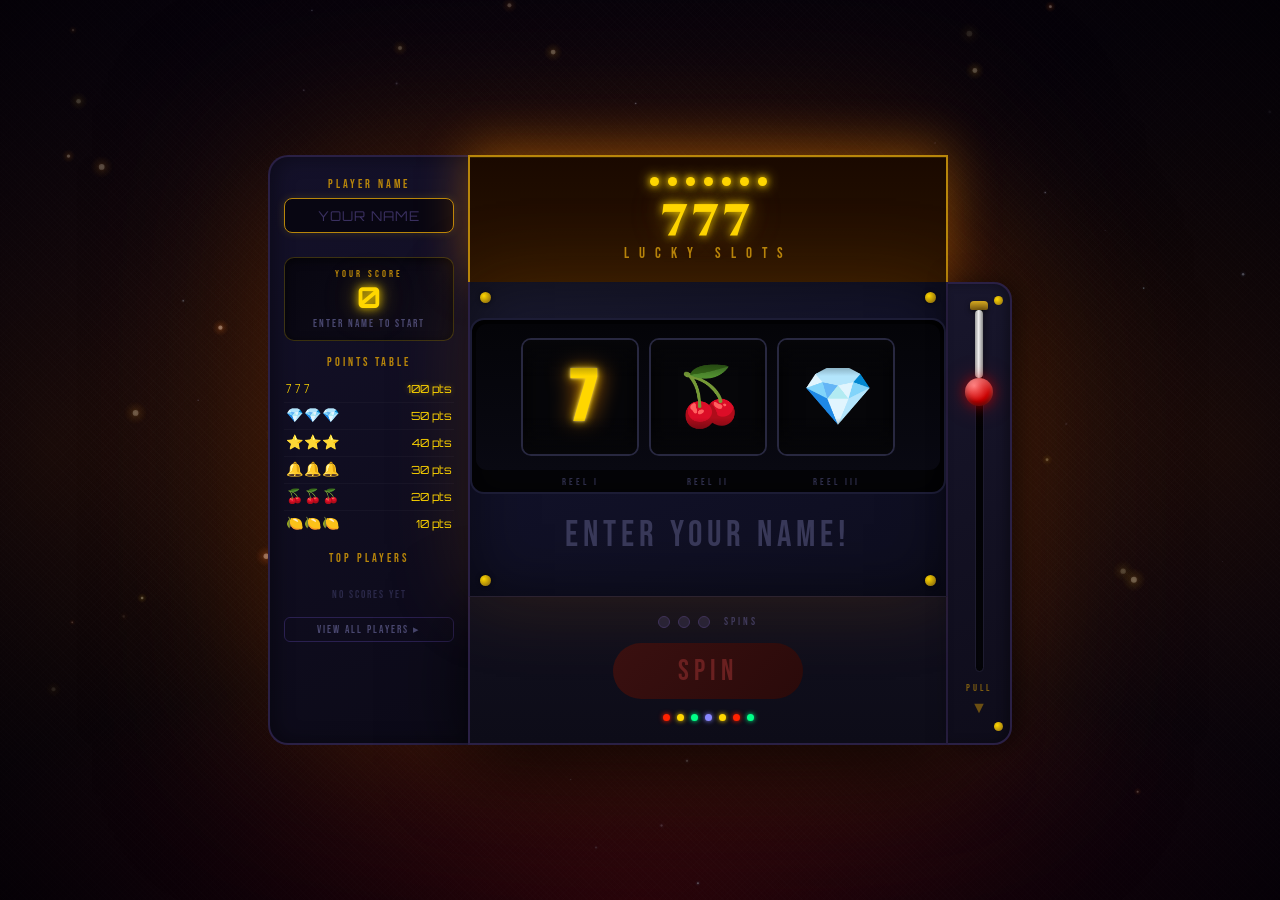
<file: 777 jackpot/index.html>
<!doctype html>
<html lang="en">
  <head>
    <meta charset="UTF-8" />
    <meta name="viewport" content="width=device-width, initial-scale=1.0" />
    <title>777 Lucky Slots</title>
    <link
      href="https://fonts.googleapis.com/css2?family=Cinzel+Decorative:wght@700;900&family=Bebas+Neue&family=Rajdhani:wght@400;600;700&family=Orbitron:wght@400;700;900&display=swap"
      rel="stylesheet"
    />
    <link rel="shortcut icon" href="favicon.png" type="image/x-icon" />
    <link rel="stylesheet" href="style.css" />
  </head>

  <body>
    <canvas id="bg-canvas"></canvas>

    <div class="vignette"></div>

    <canvas id="confetti-canvas"></canvas>

    <div class="win-flash" id="winFlash"></div>

    <div class="modal-overlay" id="modalOverlay">
      <div class="modal-box">
        <div class="modal-title">🏆 LEADERBOARD</div>
        <div class="modal-list" id="modalList"></div>
        <div class="modal-close" id="modalClose">✕ CLOSE</div>
      </div>
    </div>

    <div class="scene">
      <div class="left-panel" id="leftPanel">
        <div class="name-box">
          <div class="panel-label">PLAYER NAME</div>
          <input
            class="name-input"
            id="nameInput"
            type="text"
            maxlength="12"
            placeholder="YOUR NAME"
            autocomplete="off"
            spellcheck="false"
          />
          <div class="name-err" id="nameErr"></div>
        </div>

        <div class="score-display">
          <div class="score-label">YOUR SCORE</div>
          <div class="score-value" id="scoreVal">0</div>
          <div class="score-spins" id="scoreSpinsLeft">ENTER NAME TO START</div>
        </div>

        <div class="paytable-mini">
          <div class="panel-label">POINTS TABLE</div>
          <div class="pt-row">
            <div class="pt-syms">7 7 7</div>
            <div class="pt-pts jackpot">100 pts</div>
          </div>
          <div class="pt-row">
            <div class="pt-syms">💎💎💎</div>
            <div class="pt-pts">50 pts</div>
          </div>
          <div class="pt-row">
            <div class="pt-syms">⭐⭐⭐</div>
            <div class="pt-pts">40 pts</div>
          </div>
          <div class="pt-row">
            <div class="pt-syms">🔔🔔🔔</div>
            <div class="pt-pts">30 pts</div>
          </div>
          <div class="pt-row">
            <div class="pt-syms">🍒🍒🍒</div>
            <div class="pt-pts">20 pts</div>
          </div>
          <div class="pt-row" style="border: none">
            <div class="pt-syms">🍋🍋🍋</div>
            <div class="pt-pts">10 pts</div>
          </div>
        </div>

        <div class="leaderboard">
          <div class="panel-label">TOP PLAYERS</div>
          <div class="lb-top3" id="lbTop3">
            <div
              style="
                font-family: &quot;Bebas Neue&quot;, sans-serif;
                font-size: 0.6rem;
                letter-spacing: 2px;
                color: #2a2848;
                text-align: center;
                padding: 10px 0;
              "
            >
              NO SCORES YET
            </div>
          </div>
          <button class="view-all-btn" id="viewAllBtn">
            VIEW ALL PLAYERS ▸
          </button>
        </div>
      </div>

      <div class="machine-col">
        <div class="marquee">
          <div class="marquee-lights">
            <div class="marquee-light"></div>
            <div class="marquee-light"></div>
            <div class="marquee-light"></div>
            <div class="marquee-light"></div>
            <div class="marquee-light"></div>
            <div class="marquee-light"></div>
            <div class="marquee-light"></div>
          </div>
          <h1>777</h1>
          <div class="marquee-sub">Lucky Slots</div>
        </div>

        <div class="machine" id="machineBody">
          <div class="rivet tl"></div>
          <div class="rivet tr"></div>
          <div class="rivet bl"></div>
          <div class="rivet br"></div>

          <div class="reels-wrapper">
            <div class="reels-inner">
              <div class="reel-slot" id="reel0">
                <div class="reel-strip" id="strip0"></div>
              </div>
              <div class="reel-slot" id="reel1">
                <div class="reel-strip" id="strip1"></div>
              </div>
              <div class="reel-slot" id="reel2">
                <div class="reel-strip" id="strip2"></div>
              </div>
            </div>
            <div class="reel-labels">
              <div class="reel-lbl">REEL I</div>
              <div class="reel-lbl">REEL II</div>
              <div class="reel-lbl">REEL III</div>
            </div>
          </div>

          <div class="status-area">
            <div class="status-text idle" id="statusText">ENTER YOUR NAME!</div>
            <div class="win-pts" id="winPts"></div>
          </div>
        </div>

        <div class="bottom-panel" id="bottomPanel">
          <div class="spin-indicator">
            <div class="spin-dot" id="dot0"></div>
            <div class="spin-dot" id="dot1"></div>
            <div class="spin-dot" id="dot2"></div>
            <div class="spin-label">SPINS</div>
          </div>

          <button class="spin-btn" id="spinBtn" disabled>SPIN</button>

          <div class="bottom-lights">
            <div class="bottom-light"></div>
            <div class="bottom-light"></div>
            <div class="bottom-light"></div>
            <div class="bottom-light"></div>
            <div class="bottom-light"></div>
            <div class="bottom-light"></div>
            <div class="bottom-light"></div>
          </div>
        </div>
      </div>

      <div class="lever-col" id="leverCol">
        <div class="lever-housing" id="leverHousing">
          <div class="lever-track" id="leverTrack">
            <div class="lever-arm" id="leverArm">
              <div class="lever-mount"></div>
              <div class="lever-shaft"></div>
              <div class="lever-ball"></div>
            </div>
          </div>
          <div class="lever-label">PULL</div>
          <div class="lever-arrow" id="leverArrow">▼</div>
        </div>
      </div>
    </div>

    <script src="script.js"></script>
  </body>
</html>
</file>
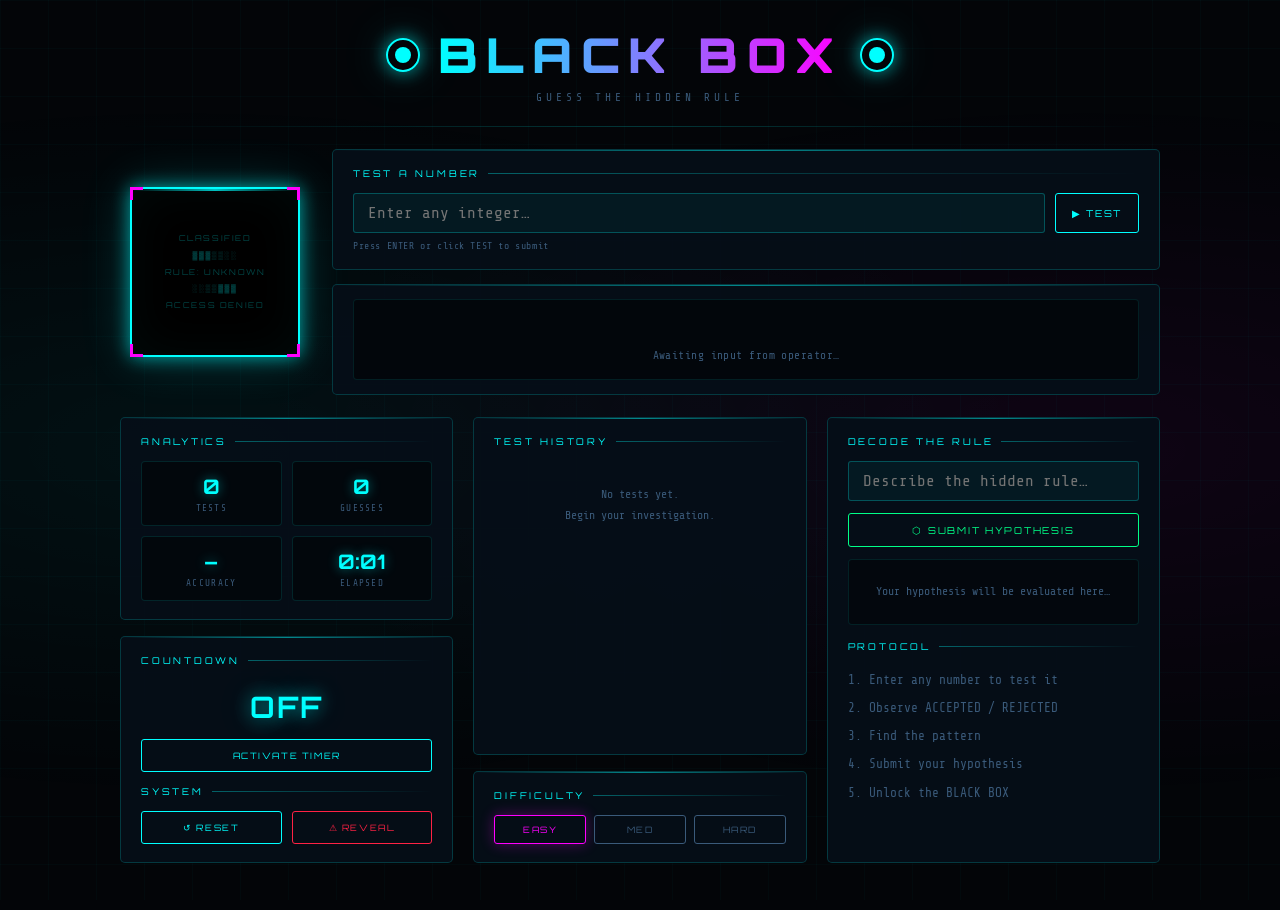
<file: blackbox/index.html>
<!doctype html>
<html lang="en">
  <head>
    <meta charset="UTF-8" />
    <meta name="viewport" content="width=device-width, initial-scale=1.0" />
    <title>BLACK BOX</title>
    <link
      href="https://fonts.googleapis.com/css2?family=Orbitron:wght@400;700;900&family=Share+Tech+Mono&family=Rajdhani:wght@300;400;600&display=swap"
      rel="stylesheet"
    />
    <link rel="shortcut icon" href="favicon.png" type="image/x-icon" />
    <link rel="stylesheet" href="style.css" />
  </head>
  <body>
    <div class="flash green" id="flG"></div>
    <div class="flash red" id="flR"></div>
    <canvas id="cfCanvas"></canvas>
    <div id="particles"></div>

    <div id="vOverlay">
      <div class="v-title">✓ RULE DECODED</div>
      <div class="v-rule" id="vRule"></div>
      <div class="v-stats" id="vStats"></div>
      <button style="margin-top: 8px" onclick="closeVictory()">
        [ NEW GAME ]
      </button>
    </div>

    <div class="page">
      <header>
        <div class="title-row">
          <div class="eye"></div>
          <h1>BLACK BOX</h1>
          <div class="eye" style="animation-delay: 0.6s"></div>
        </div>
        <div class="subtitle">Guess The Hidden Rule</div>
      </header>

      <div class="hr"></div>

      <div class="hero">
        <div class="box-wrap">
          <div class="black-box" id="blackBox" onclick="boxClick()">
            <div class="box-scan"></div>
            <div class="c tl"></div>
            <div class="c tr"></div>
            <div class="c bl"></div>
            <div class="c br"></div>
            <div class="box-text">
              CLASSIFIED<br />▓▓▓▒▒░░<br />RULE: UNKNOWN<br />░░▒▒▓▓▓<br />ACCESS
              DENIED
            </div>
          </div>
        </div>

        <div class="hero-right">
          <div class="panel">
            <div class="lbl">Test a Number</div>
            <div class="input-row">
              <input
                type="number"
                id="numInput"
                placeholder="Enter any integer…"
              />
              <button id="testBtn" onclick="testNumber()">▶ TEST</button>
            </div>
            <div
              style="
                font-family: &quot;Share Tech Mono&quot;, monospace;
                font-size: 0.62rem;
                color: var(--muted);
                margin-top: 7px;
                letter-spacing: 0.06em;
              "
            >
              Press ENTER or click TEST to submit
            </div>
          </div>

          <div class="panel" style="padding: 14px 20px">
            <div class="result-box">
              <div class="result-text" id="resText">─</div>
              <div class="ai-msg" id="aiMsg">Awaiting input from operator…</div>
            </div>
          </div>
        </div>
      </div>

      <div class="grid3">
        <div class="col1">
          <div class="panel">
            <div class="lbl">Analytics</div>
            <div class="stats4">
              <div class="stat-cell">
                <span class="stat-val" id="sTests">0</span
                ><span class="stat-lbl">Tests</span>
              </div>
              <div class="stat-cell">
                <span class="stat-val" id="sGuess">0</span
                ><span class="stat-lbl">Guesses</span>
              </div>
              <div class="stat-cell">
                <span class="stat-val" id="sAcc">–</span
                ><span class="stat-lbl">Accuracy</span>
              </div>
              <div class="stat-cell">
                <span class="stat-val" id="sTime">0:00</span
                ><span class="stat-lbl">Elapsed</span>
              </div>
            </div>
          </div>

          <div class="panel">
            <div class="lbl">Countdown</div>
            <div class="timer-big" id="timerVal">OFF</div>
            <button
              class="full"
              style="margin-top: 6px; font-size: 0.55rem"
              id="timerBtn"
              onclick="toggleTimer()"
            >
              ACTIVATE TIMER
            </button>

            <div style="height: 14px"></div>
            <div class="lbl">System</div>
            <div class="ctrl-row">
              <button onclick="resetGame()">↺ RESET</button>
              <button class="btn-red" onclick="revealRule()">⚠ REVEAL</button>
            </div>
          </div>
        </div>

        <div style="display: flex; flex-direction: column; gap: 16px">
          <div
            class="panel"
            style="display: flex; flex-direction: column; flex: 1"
          >
            <div class="lbl">Test History</div>
            <div class="hist-scroll" id="histList">
              <div class="h-empty" id="hEmpty">
                No tests yet.<br />Begin your investigation.
              </div>
            </div>
          </div>
          <div class="panel">
            <div class="lbl">Difficulty</div>
            <div class="diff-row">
              <button
                class="diff-btn btn-dim on"
                id="d-easy"
                onclick="setDiff('easy')"
              >
                EASY
              </button>
              <button
                class="diff-btn btn-dim"
                id="d-medium"
                onclick="setDiff('medium')"
              >
                MED
              </button>
              <button
                class="diff-btn btn-dim"
                id="d-hard"
                onclick="setDiff('hard')"
              >
                HARD
              </button>
            </div>
          </div>
        </div>

        <div class="panel">
          <div class="lbl">Decode the Rule</div>
          <div class="guess-col">
            <input
              type="text"
              id="guessInput"
              placeholder="Describe the hidden rule…"
            />
            <button class="btn-grn full" onclick="submitGuess()">
              ⬡ SUBMIT HYPOTHESIS
            </button>
            <div class="guess-fb">
              <div class="guess-fb-text" id="gFb">
                Your hypothesis will be evaluated here…
              </div>
            </div>
          </div>
          <div style="height: 16px"></div>
          <div class="lbl">Protocol</div>
          <div
            style="
              font-family: &quot;Share Tech Mono&quot;, monospace;
              font-size: 0.8rem;
              line-height: 2.2;
              color: var(--muted);
            "
          >
            <div>1. Enter any number to test it</div>
            <div>2. Observe ACCEPTED / REJECTED</div>
            <div>3. Find the pattern</div>
            <div>4. Submit your hypothesis</div>
            <div>5. Unlock the BLACK BOX</div>
          </div>
        </div>
      </div>
    </div>

    <script src="script.js"></script>
  </body>
</html>
</file>
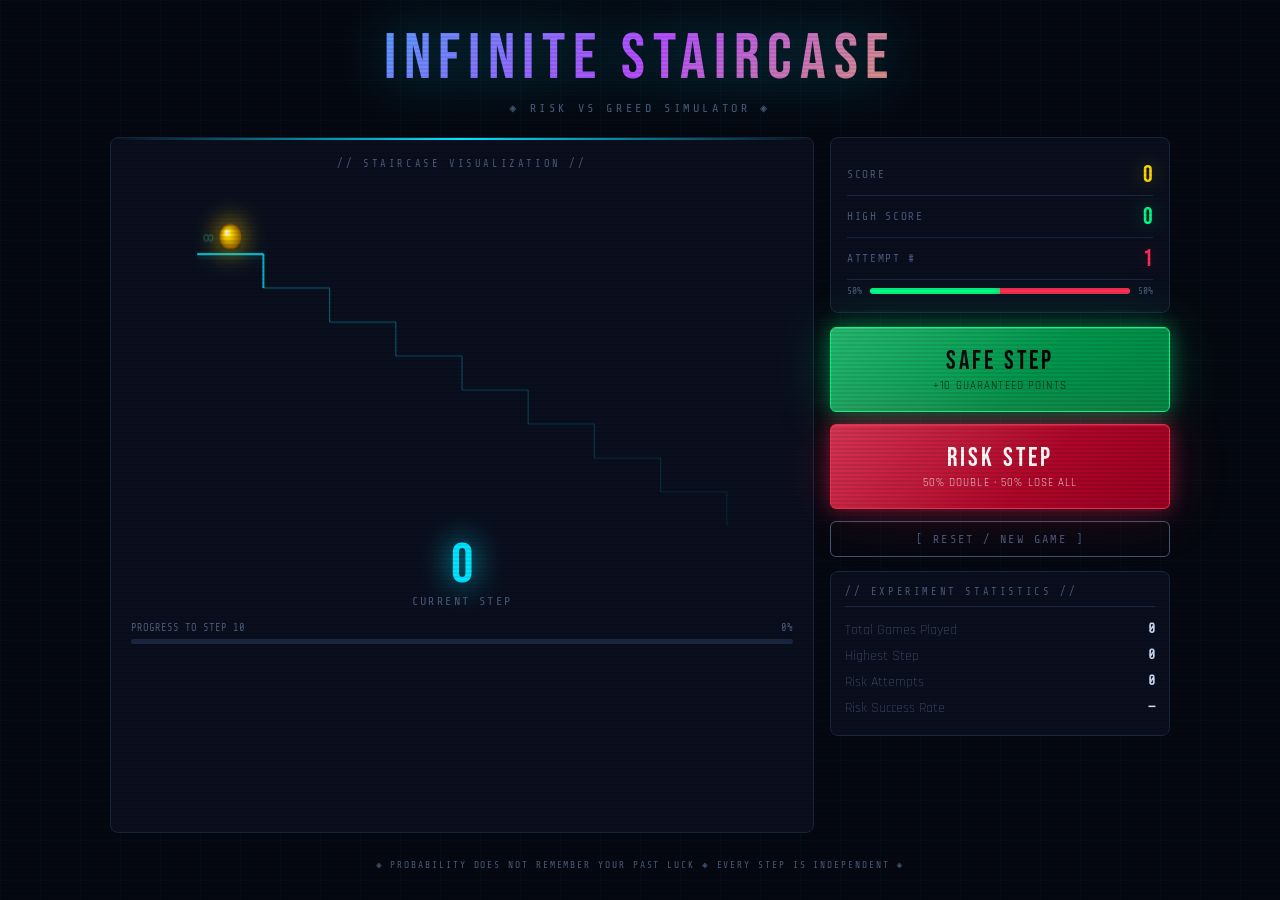
<file: infinite stairs/index.html>
<!doctype html>
<html lang="en">
  <head>
    <meta charset="UTF-8" />
    <meta name="viewport" content="width=device-width, initial-scale=1.0" />
    <title>INFINITE STAIRCASE</title>
    <link
      href="https://fonts.googleapis.com/css2?family=Share+Tech+Mono&family=Bebas+Neue&family=Rajdhani:wght@300;400;600;700&display=swap"
      rel="stylesheet"
    />
    <link rel="shortcut icon" href="favicon.png" type="image/x-icon" />
    <link rel="stylesheet" href="style.css" />
  </head>
  <body>
    <canvas id="confettiCanvas"></canvas>

    <div class="container">
      <header>
        <div class="title">INFINITE STAIRCASE</div>
        <div class="subtitle">◈ RISK VS GREED SIMULATOR ◈</div>
      </header>

      <div class="stair-panel" id="stairPanel">
        <div class="stair-label">// STAIRCASE VISUALIZATION //</div>
        <canvas id="staircaseCanvas"></canvas>

        <div class="step-counter" id="stepDisplay">0</div>
        <div class="step-label">CURRENT STEP</div>

        <div class="milestone-bar-wrap">
          <div class="milestone-info">
            <span>PROGRESS TO STEP <span id="nextMilestone">10</span></span>
            <span id="milestonePercent">0%</span>
          </div>
          <div class="milestone-bar">
            <div
              class="milestone-fill"
              id="milestoneFill"
              style="width: 0%"
            ></div>
          </div>
        </div>

        <div class="calculating-overlay" id="calcOverlay">
          <div class="calc-text">CALCULATING FATE</div>
          <div class="calc-dots" id="calcDots">. . .</div>
          <div class="result-flash" id="resultFlash">—</div>
        </div>
      </div>

      <div class="right-panel">
        <div class="score-card">
          <div class="score-row">
            <span class="score-name">SCORE</span>
            <span class="score-val" id="scoreDisplay">0</span>
          </div>
          <div class="score-row">
            <span class="score-name">HIGH SCORE</span>
            <span class="score-val safe-color" id="highScoreDisplay">0</span>
          </div>
          <div class="score-row">
            <span class="score-name">ATTEMPT #</span>
            <span class="score-val risk-color" id="attemptDisplay">1</span>
          </div>
          <div class="prob-meter">
            <span class="prob-label">50%</span>
            <div class="prob-bar">
              <div class="prob-fill-safe"></div>
              <div class="prob-fill-risk"></div>
            </div>
            <span class="prob-label">50%</span>
          </div>
        </div>

        <div class="buttons">
          <button class="btn btn-safe" id="safeBtn" onclick="doSafeStep()">
            SAFE STEP
            <span class="btn-sub">+10 GUARANTEED POINTS</span>
          </button>
          <button class="btn btn-risk" id="riskBtn" onclick="doRiskStep()">
            RISK STEP
            <span class="btn-sub">50% DOUBLE · 50% LOSE ALL</span>
          </button>
          <button class="btn-reset" onclick="resetGame()">
            [ RESET / NEW GAME ]
          </button>
        </div>

        <div class="stats-panel">
          <div class="stats-title">// EXPERIMENT STATISTICS //</div>
          <div class="stat-row">
            <span class="stat-label">Total Games Played</span>
            <span class="stat-value" id="statGames">0</span>
          </div>
          <div class="stat-row">
            <span class="stat-label">Highest Step</span>
            <span class="stat-value" id="statHighStep">0</span>
          </div>
          <div class="stat-row">
            <span class="stat-label">Risk Attempts</span>
            <span class="stat-value" id="statRiskTotal">0</span>
          </div>
          <div class="stat-row">
            <span class="stat-label">Risk Success Rate</span>
            <span class="stat-value" id="statRiskRate">—</span>
          </div>
        </div>
      </div>

      <footer>
        ◈ PROBABILITY DOES NOT REMEMBER YOUR PAST LUCK ◈ EVERY STEP IS
        INDEPENDENT ◈
      </footer>
    </div>

    <script src="script.js"></script>
  </body>
</html>
</file>
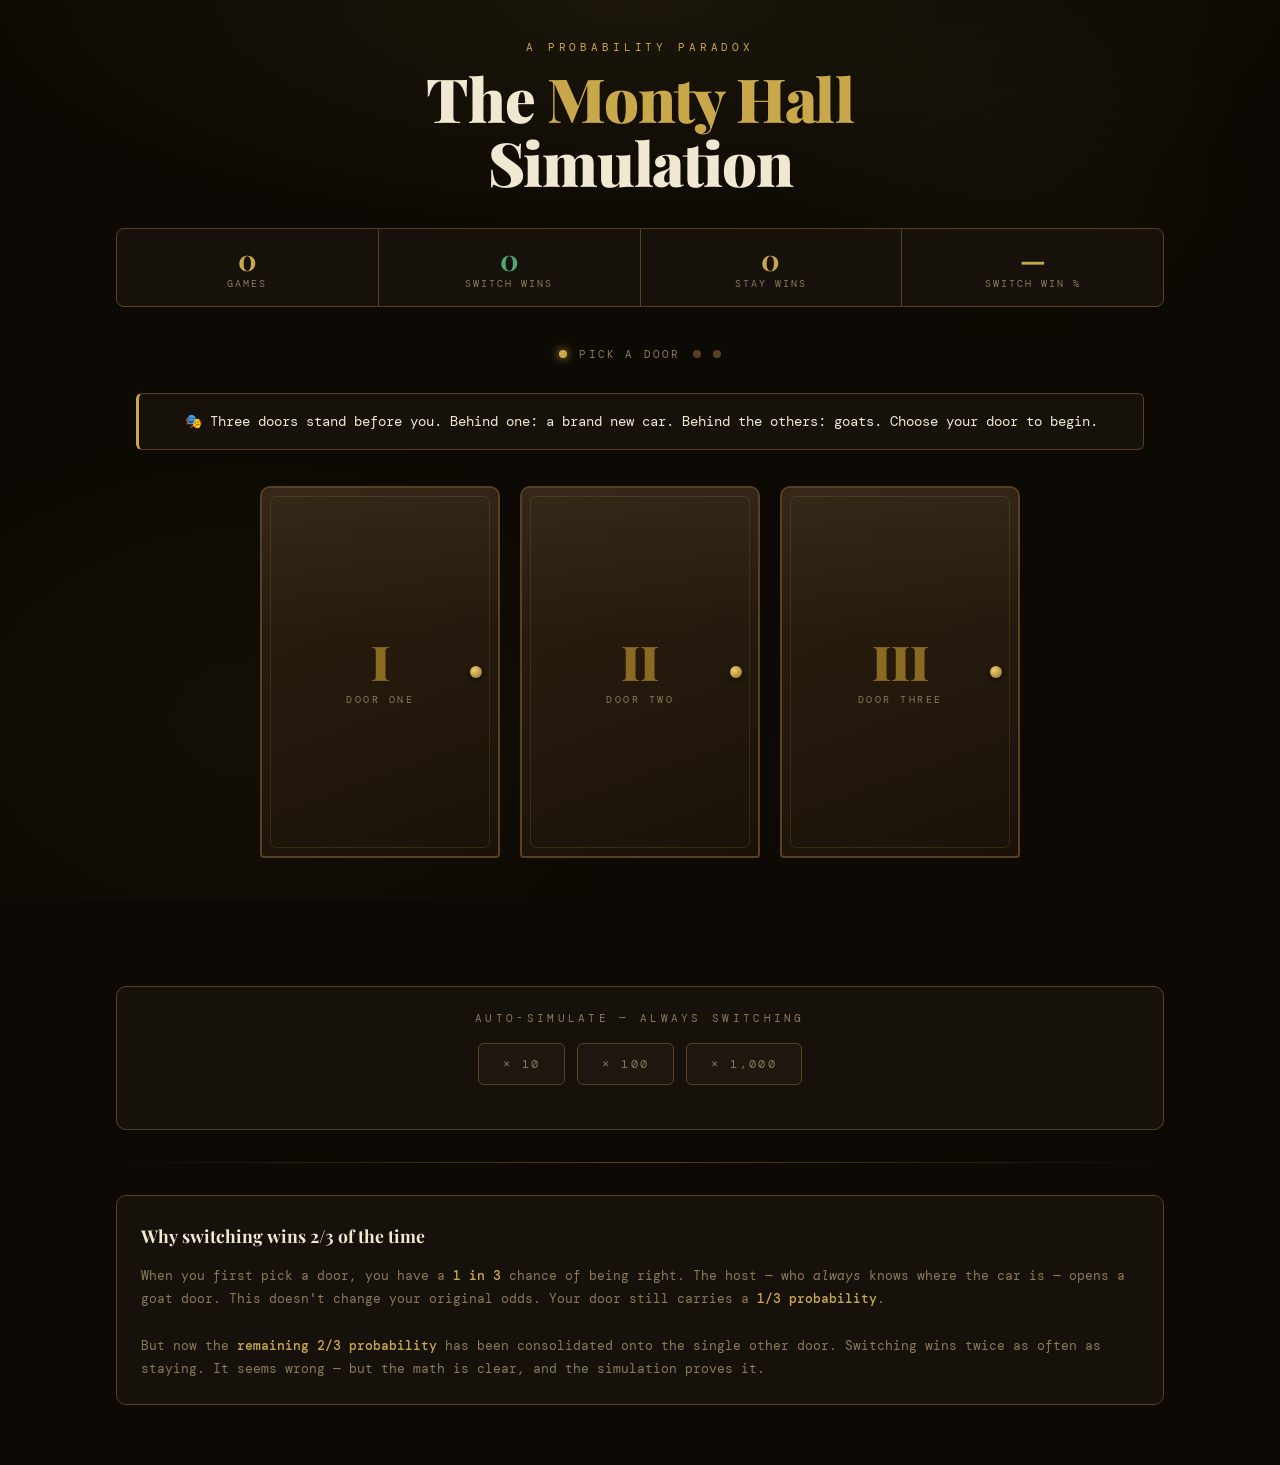
<file: monty hall/index.html>
<!doctype html>
<html lang="en">
  <head>
    <meta charset="UTF-8" />
    <meta name="viewport" content="width=device-width, initial-scale=1.0" />
    <title>Monty Hall Simulation</title>
    <link
      href="https://fonts.googleapis.com/css2?family=Playfair+Display:wght@400;700;900&family=DM+Mono:wght@300;400;500&display=swap"
      rel="stylesheet"
    />
    <link rel="shortcut icon" href="favicon.png" type="image/x-icon" />
    <link rel="stylesheet" href="style.css" />
  </head>
  <body>
    <div class="container">
      <header>
        <div class="overline">A probability paradox</div>
        <h1>The <span>Monty Hall</span><br />Simulation</h1>
      </header>

      <div class="stats-bar">
        <div class="stat">
          <div class="stat-value" id="stat-total">0</div>
          <div class="stat-label">Games</div>
        </div>
        <div class="stat highlight">
          <div class="stat-value" id="stat-switch-wins">0</div>
          <div class="stat-label">Switch Wins</div>
        </div>
        <div class="stat">
          <div class="stat-value" id="stat-stay-wins">0</div>
          <div class="stat-label">Stay Wins</div>
        </div>
        <div class="stat">
          <div class="stat-value" id="stat-switch-rate">—</div>
          <div class="stat-label">Switch Win %</div>
        </div>
      </div>

      <div class="phase-track">
        <div class="phase-dot active" id="phase-1"></div>
        <span id="phase-label">Pick a door</span>
        <div class="phase-dot" id="phase-2"></div>
        <div class="phase-dot" id="phase-3"></div>
      </div>

      <div class="message-box info" id="message-box">
        🎭 Three doors stand before you. Behind one: a brand new car. Behind the
        others: goats. Choose your door to begin.
      </div>

      <div class="doors-stage" id="doors-stage">
        <div class="door-wrap selectable" id="door-0" onclick="selectDoor(0)">
          <div class="door" id="door-anim-0">
            <div class="door-front">
              <div class="door-number">I</div>
              <div class="door-label">Door One</div>
              <div class="door-knob"></div>
            </div>
            <div class="door-content" id="door-content-0">
              <div class="door-emoji" id="door-emoji-0">🐐</div>
              <div class="door-result-label" id="door-result-0">Goat</div>
            </div>
          </div>
        </div>
        <div class="door-wrap selectable" id="door-1" onclick="selectDoor(1)">
          <div class="door" id="door-anim-1">
            <div class="door-front">
              <div class="door-number">II</div>
              <div class="door-label">Door Two</div>
              <div class="door-knob"></div>
            </div>
            <div class="door-content" id="door-content-1">
              <div class="door-emoji" id="door-emoji-1">🐐</div>
              <div class="door-result-label" id="door-result-1">Goat</div>
            </div>
          </div>
        </div>
        <div class="door-wrap selectable" id="door-2" onclick="selectDoor(2)">
          <div class="door" id="door-anim-2">
            <div class="door-front">
              <div class="door-number">III</div>
              <div class="door-label">Door Three</div>
              <div class="door-knob"></div>
            </div>
            <div class="door-content" id="door-content-2">
              <div class="door-emoji" id="door-emoji-2">🐐</div>
              <div class="door-result-label" id="door-result-2">Goat</div>
            </div>
          </div>
        </div>
      </div>

      <div class="action-area" id="action-area"></div>

      <div class="sim-section">
        <div class="sim-header">Auto-simulate — always switching</div>
        <div class="sim-buttons">
          <button class="btn-sim" onclick="runSimulation(10)">× 10</button>
          <button class="btn-sim" onclick="runSimulation(100)">× 100</button>
          <button class="btn-sim" onclick="runSimulation(1000)">× 1,000</button>
        </div>

        <div class="sim-results" id="sim-results">
          <div class="sim-result-cell switch-cell">
            <div class="label">Switch wins</div>
            <div class="value" id="sim-switch-pct">—</div>
            <div class="sub" id="sim-switch-count">0 / 0</div>
          </div>
          <div class="sim-result-cell stay-cell">
            <div class="label">Stay wins</div>
            <div class="value" id="sim-stay-pct">—</div>
            <div class="sub" id="sim-stay-count">0 / 0</div>
          </div>
        </div>

        <div class="sim-prob-bars" id="sim-bars" style="display: none">
          <div class="sim-bar-row">
            <div class="sim-bar-name">Switch</div>
            <div class="sim-bar-track">
              <div class="sim-bar-fill switch" id="sim-bar-switch"></div>
            </div>
            <div class="sim-bar-pct" id="sim-pct-switch">—</div>
          </div>
          <div class="sim-bar-row">
            <div class="sim-bar-name">Stay</div>
            <div class="sim-bar-track">
              <div class="sim-bar-fill stay" id="sim-bar-stay"></div>
            </div>
            <div class="sim-bar-pct" id="sim-pct-stay">—</div>
          </div>
        </div>
      </div>

      <div class="divider"></div>

      <div class="explanation">
        <h3>Why switching wins 2/3 of the time</h3>
        <p>
          When you first pick a door, you have a <strong>1 in 3</strong> chance
          of being right. The host — who <em>always</em> knows where the car is
          — opens a goat door. This doesn't change your original odds. Your door
          still carries a <strong>1/3 probability</strong>.
        </p>
        <br />
        <p>
          But now the <strong>remaining 2/3 probability</strong> has been
          consolidated onto the single other door. Switching wins twice as often
          as staying. It seems wrong — but the math is clear, and the simulation
          proves it.
        </p>
      </div>
    </div>

    <script src="script.js"></script>
  </body>
</html>
</file>
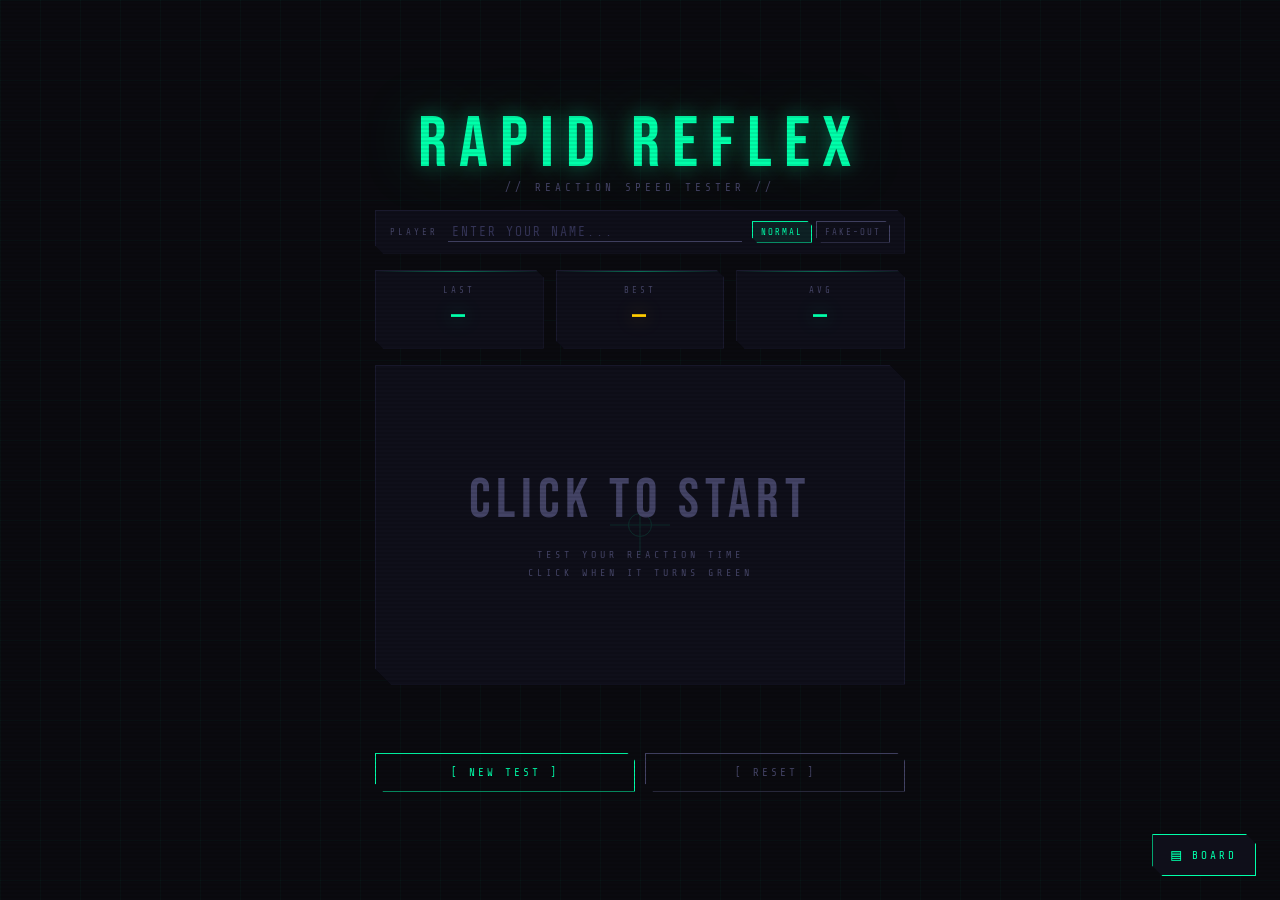
<file: reflex speed tester/index.html>
<!doctype html>
<html lang="en">
  <head>
    <meta charset="UTF-8" />
    <meta name="viewport" content="width=device-width, initial-scale=1.0" />
    <title>RAPID REFLEX</title>
    <link rel="shortcut icon" href="favicon.png" type="image/x-icon" />
    <link
      href="https://fonts.googleapis.com/css2?family=Share+Tech+Mono&family=Bebas+Neue&display=swap"
      rel="stylesheet"
    />
    <link rel="shortcut icon" href="favicon.png" type="image/x-icon" />
    <link rel="stylesheet" href="style.css" />
  </head>
  <body>
    <div class="container">
      <div>
        <div class="title">RAPID REFLEX</div>
        <div class="subtitle">// reaction speed tester //</div>
      </div>

      <div class="player-row">
        <div class="player-label">PLAYER</div>
        <input
          type="text"
          id="player-name"
          class="player-input"
          placeholder="enter your name..."
          maxlength="16"
        />
        <div class="mode-toggle">
          <button
            class="mode-btn active"
            id="mode-normal"
            onclick="setMode('normal')"
          >
            NORMAL
          </button>
          <button
            class="mode-btn"
            id="mode-fakeout"
            onclick="setMode('fakeout')"
          >
            FAKE-OUT
          </button>
        </div>
      </div>

      <div class="stats">
        <div class="stat-box">
          <div class="stat-label">Last</div>
          <div class="stat-value" id="stat-last">—</div>
        </div>
        <div class="stat-box">
          <div class="stat-label">Best</div>
          <div class="stat-value best" id="stat-best">—</div>
        </div>
        <div class="stat-box">
          <div class="stat-label">Avg</div>
          <div class="stat-value" id="stat-avg">—</div>
        </div>
      </div>

      <div id="arena" class="waiting" onclick="handleClick()">
        <div class="arena-bg"></div>
        <div class="tension-bar">
          <div class="tension-fill" id="tension-fill"></div>
        </div>
        <div class="go-burst" id="go-burst"></div>
        <div class="pulse-ring" id="pulse-ring"></div>
        <div class="crosshair">
          <div class="crosshair-h"></div>
          <div class="crosshair-v"></div>
          <div class="crosshair-circle"></div>
        </div>
        <div class="arena-message" id="arena-msg">
          <div
            class="arena-main-text"
            id="main-text"
            style="color: var(--muted)"
          >
            CLICK TO START
          </div>
          <div class="arena-sub-text" id="sub-text">
            test your reaction time<br />click when it turns green
          </div>
        </div>
        <div class="mode-badge" id="mode-badge" style="display: none">
          ⚠ FAKE-OUT MODE
        </div>
      </div>

      <div class="error-overlay" id="error-overlay"></div>

      <div class="history" id="history"></div>

      <div class="btn-row">
        <button class="btn primary" onclick="startGame()">[ NEW TEST ]</button>
        <button
          class="btn"
          onclick="submitScore()"
          id="btn-submit"
          style="display: none"
        >
          [ SUBMIT SCORE ]
        </button>
        <button class="btn" onclick="resetStats()">[ RESET ]</button>
      </div>
    </div>

    <div
      class="modal-overlay"
      id="modal-overlay"
      onclick="closeLeaderboard()"
    ></div>
    <div class="modal" id="modal">
      <div class="modal-header">
        <div class="modal-title">LEADERBOARD</div>
        <div class="modal-subtitle">// all-time best scores //</div>
        <button class="modal-close" onclick="closeLeaderboard()">✕</button>
      </div>
      <div class="lb-tabs">
        <button
          class="lb-tab active"
          id="tab-normal"
          onclick="switchTab('normal')"
        >
          NORMAL
        </button>
        <button class="lb-tab" id="tab-fakeout" onclick="switchTab('fakeout')">
          FAKE-OUT
        </button>
      </div>
      <div class="lb-table-wrap">
        <table class="lb-table">
          <thead>
            <tr>
              <th>#</th>
              <th>PLAYER</th>
              <th>BEST</th>
              <th>AVG</th>
              <th>RATING</th>
            </tr>
          </thead>
          <tbody id="lb-body"></tbody>
        </table>
        <div class="lb-empty" id="lb-empty">NO SCORES YET — BE THE FIRST</div>
      </div>
      <button class="btn danger-btn" onclick="clearLeaderboard()">
        [ CLEAR BOARD ]
      </button>
    </div>

    <button class="lb-fab" onclick="openLeaderboard()" title="Leaderboard">
      <span class="lb-fab-icon">▤</span>
      <span class="lb-fab-label">BOARD</span>
    </button>

    <script src="script.js"></script>
  </body>
</html>
</file>
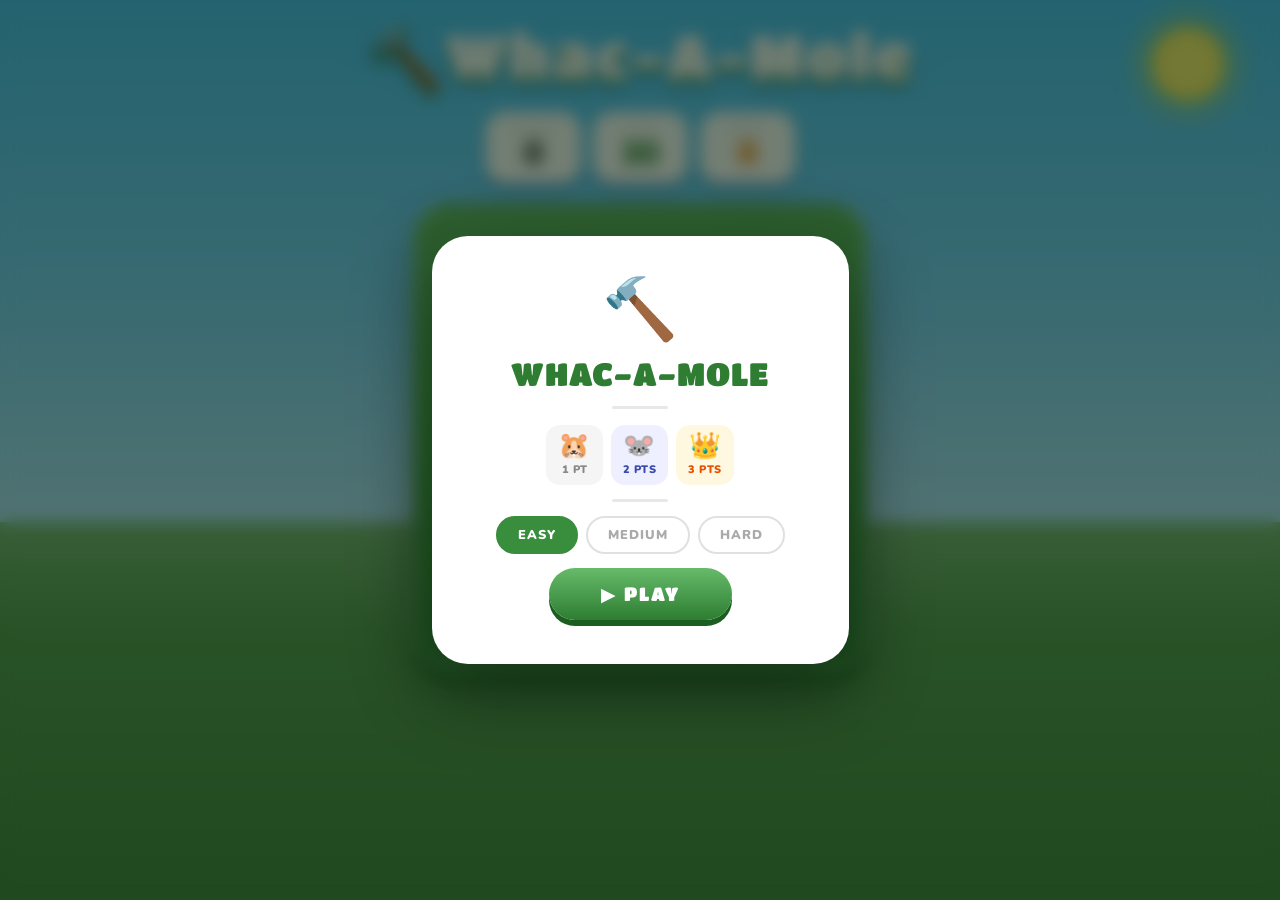
<file: whac a mole/index.html>
<!doctype html>
<html lang="en">
  <head>
    <meta charset="UTF-8" />
    <meta name="viewport" content="width=device-width, initial-scale=1.0" />
    <title>Whac-A-Mole</title>
    <link
      href="https://fonts.googleapis.com/css2?family=Titan+One&family=Nunito:wght@700;900&display=swap"
      rel="stylesheet"
    />
    <link rel="shortcut icon" href="favicon.png" type="image/x-icon" />
    <link rel="stylesheet" href="style.css" />
  </head>
  <body>
    <div class="sun"></div>
    <div
      class="cloud"
      style="
        width: 130px;
        height: 44px;
        top: 7%;
        animation-duration: 30s;
        animation-delay: -4s;
      "
    ></div>
    <div
      class="cloud"
      style="
        width: 85px;
        height: 30px;
        top: 15%;
        animation-duration: 24s;
        animation-delay: -14s;
      "
    ></div>
    <div
      class="cloud"
      style="
        width: 110px;
        height: 38px;
        top: 4%;
        animation-duration: 38s;
        animation-delay: -22s;
      "
    ></div>

    <div class="overlay" id="overlay">
      <div class="ol-card">
        <div class="ol-emoji" id="ol-emoji">🔨</div>
        <div class="ol-title" id="ol-title">WHAC-A-MOLE</div>
        <div class="ol-score-block" id="ol-score-block" style="display: none">
          <div class="ol-score" id="ol-score"></div>
          <div class="ol-score-lbl">POINTS</div>
        </div>
        <div class="ol-best" id="ol-best" style="display: none"></div>
        <div class="ol-divider"></div>
        <div class="mole-legend">
          <div class="mole-legend-item">
            <span class="leg-icon">🐹</span>
            1 pt
          </div>
          <div class="mole-legend-item leg-hat">
            <span class="leg-icon">🐭</span>
            2 pts
          </div>
          <div class="mole-legend-item leg-gold">
            <span class="leg-icon">👑</span>
            3 pts
          </div>
        </div>
        <div class="ol-divider"></div>
        <div class="ol-diff-row">
          <button class="ol-diff-btn active" data-diff="easy">Easy</button>
          <button class="ol-diff-btn" data-diff="medium">Medium</button>
          <button class="ol-diff-btn" data-diff="hard">Hard</button>
        </div>
        <button class="ol-play-btn" id="ol-play">▶ PLAY</button>
      </div>
    </div>

    <div class="title">🔨Whac-A-Mole</div>

    <div class="hud">
      <div class="hud-card">
        <div class="lbl">Score</div>
        <div class="val" id="score-val">0</div>
      </div>
      <div class="hud-card">
        <div class="lbl">Time</div>
        <div class="val" id="timer-val">30</div>
      </div>
      <div class="hud-card">
        <div class="lbl">Best</div>
        <div class="val" id="best-val" style="color: #f57c00">0</div>
      </div>
    </div>

    <div class="field">
      <div class="grid" id="grid"></div>
    </div>

    <div class="controls">
      <div class="diff-row">
        <button class="diff-btn active" data-diff="easy">Easy</button>
        <button class="diff-btn" data-diff="medium">Medium</button>
        <button class="diff-btn" data-diff="hard">Hard</button>
      </div>
      <button class="start-btn" id="start-btn">▶ START</button>
    </div>

    <script src="script.js"></script>
  </body>
</html>
</file>
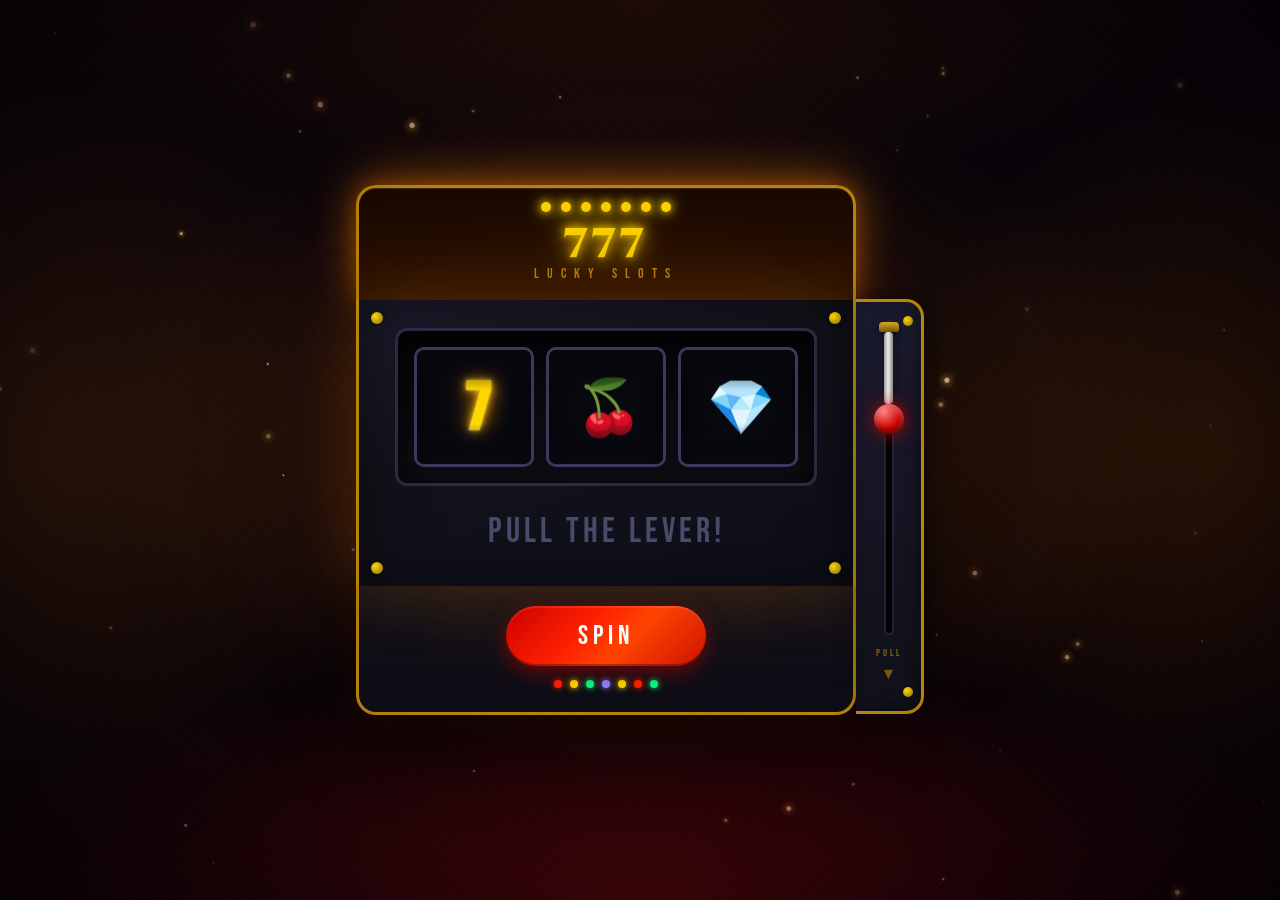
<file: 777 jackpot/index2.html>
<!doctype html>
<html lang="en">
  <head>
    <meta charset="UTF-8" />
    <meta name="viewport" content="width=device-width, initial-scale=1.0" />
    <title>777 Lucky Slots</title>
    <link
      href="https://fonts.googleapis.com/css2?family=Cinzel+Decorative:wght@700;900&family=Bebas+Neue&family=Rajdhani:wght@400;600;700&display=swap"
      rel="stylesheet"
    />
    <style>
      *,
      *::before,
      *::after {
        box-sizing: border-box;
        margin: 0;
        padding: 0;
      }

      :root {
        --gold: #ffd700;
        --gold-dark: #b8860b;
        --bg-dark: #0a0a0f;
        --accent: #ff4500;
        --green: #00ff88;
        --neon-gold: 0 0 10px #ffd700, 0 0 20px #ffd700, 0 0 40px #b8860b;
      }

      body {
        background: #0a0008;
        min-height: 100vh;
        display: flex;
        align-items: center;
        justify-content: center;
        font-family: "Rajdhani", sans-serif;
        overflow: hidden;
        position: relative;
      }

      /* ── Layer 1: deep casino felt base ── */
      body::before {
        content: "";
        position: fixed;
        inset: 0;
        z-index: 0;
        background:
      /* spotlight halo directly behind machine */
          radial-gradient(
            ellipse 60% 55% at 50% 48%,
            rgba(120, 60, 0, 0.38) 0%,
            transparent 70%
          ),
          /* deep red casino glow from below */
          radial-gradient(
              ellipse 90% 40% at 50% 100%,
              rgba(160, 10, 10, 0.45) 0%,
              transparent 65%
            ),
          /* left amber wall sconce */
          radial-gradient(
              ellipse 35% 60% at 5% 50%,
              rgba(180, 90, 0, 0.22) 0%,
              transparent 70%
            ),
          /* right amber wall sconce */
          radial-gradient(
              ellipse 35% 60% at 95% 50%,
              rgba(180, 90, 0, 0.22) 0%,
              transparent 70%
            ),
          /* top neon bleed */
          radial-gradient(
              ellipse 70% 30% at 50% 0%,
              rgba(100, 40, 0, 0.3) 0%,
              transparent 70%
            ),
          /* base colour — very dark maroon-black */
          linear-gradient(
              160deg,
              #0f0508 0%,
              #080308 40%,
              #0a0205 70%,
              #060106 100%
            );
        pointer-events: none;
      }

      /* ── Layer 2: felt diamond/noise texture via repeating pattern ── */
      body::after {
        content: "";
        position: fixed;
        inset: 0;
        z-index: 1;
        background-image:
      /* subtle diagonal felt weave */
          repeating-linear-gradient(
            45deg,
            transparent 0px,
            transparent 3px,
            rgba(255, 255, 255, 0.012) 3px,
            rgba(255, 255, 255, 0.012) 4px
          ),
          repeating-linear-gradient(
            -45deg,
            transparent 0px,
            transparent 3px,
            rgba(255, 255, 255, 0.008) 3px,
            rgba(255, 255, 255, 0.008) 4px
          ),
          /* scanlines */
          repeating-linear-gradient(
              0deg,
              transparent,
              transparent 2px,
              rgba(0, 0, 0, 0.06) 2px,
              rgba(0, 0, 0, 0.06) 4px
            );
        pointer-events: none;
      }

      /* ── Layer 3: animated floating ember/dust particles (canvas) ── */
      #bg-canvas {
        position: fixed;
        inset: 0;
        width: 100%;
        height: 100%;
        pointer-events: none;
        z-index: 2;
      }

      /* ── Layer 4: vignette frame to pull focus inward ── */
      .vignette {
        position: fixed;
        inset: 0;
        z-index: 3;
        pointer-events: none;
        background: radial-gradient(
          ellipse 85% 85% at 50% 50%,
          transparent 40%,
          rgba(4, 1, 6, 0.55) 75%,
          rgba(2, 0, 4, 0.88) 100%
        );
      }

      #confetti-canvas {
        position: fixed;
        top: 0;
        left: 0;
        width: 100%;
        height: 100%;
        pointer-events: none;
        z-index: 100;
      }

      /* ── outer layout ── */
      .scene {
        position: relative;
        z-index: 2;
        display: flex;
        align-items: stretch;
      }

      .machine-col {
        display: flex;
        flex-direction: column;
        align-items: stretch;
      }

      /* ── MARQUEE ── */
      .marquee {
        background: linear-gradient(180deg, #1a0a00, #2a1200);
        border: 3px solid var(--gold-dark);
        border-bottom: none;
        border-radius: 20px 20px 0 0;
        padding: 14px 60px 18px;
        text-align: center;
        box-shadow:
          0 -6px 50px rgba(255, 140, 0, 0.45),
          0 -2px 20px rgba(255, 100, 0, 0.3),
          inset 0 1px 0 rgba(255, 215, 0, 0.15);
      }
      .marquee-lights {
        display: flex;
        justify-content: center;
        gap: 10px;
        margin-bottom: 8px;
      }
      .marquee-light {
        width: 10px;
        height: 10px;
        border-radius: 50%;
        background: var(--gold);
        box-shadow:
          0 0 8px var(--gold),
          0 0 16px var(--gold);
        animation: blink 1s infinite;
      }
      .marquee-light:nth-child(2) {
        animation-delay: 0.15s;
      }
      .marquee-light:nth-child(3) {
        animation-delay: 0.3s;
      }
      .marquee-light:nth-child(4) {
        animation-delay: 0.45s;
      }
      .marquee-light:nth-child(5) {
        animation-delay: 0.6s;
      }
      .marquee-light:nth-child(6) {
        animation-delay: 0.75s;
      }
      .marquee-light:nth-child(7) {
        animation-delay: 0.9s;
      }
      @keyframes blink {
        0%,
        100% {
          opacity: 1;
        }
        50% {
          opacity: 0.15;
        }
      }

      .marquee h1 {
        font-family: "Cinzel Decorative", serif;
        font-size: 2.6rem;
        font-weight: 900;
        color: var(--gold);
        text-shadow: var(--neon-gold);
        letter-spacing: 4px;
        line-height: 1;
      }
      .marquee-sub {
        font-family: "Bebas Neue", sans-serif;
        font-size: 0.9rem;
        color: var(--gold-dark);
        letter-spacing: 8px;
        margin-top: 3px;
      }

      /* ── MACHINE BODY ── */
      .machine {
        background: linear-gradient(
          160deg,
          #1c1c2e 0%,
          #12121a 40%,
          #0e0e1a 100%
        );
        border: 3px solid var(--gold-dark);
        border-top: none;
        border-bottom: none;
        padding: 28px 36px;
        position: relative;
        width: 500px;
        box-shadow:
          inset 0 0 60px rgba(0, 0, 0, 0.5),
          0 0 60px rgba(180, 100, 0, 0.25),
          0 0 120px rgba(120, 60, 0, 0.18),
          0 0 200px rgba(80, 30, 0, 0.12);
      }
      .rivet {
        position: absolute;
        width: 12px;
        height: 12px;
        border-radius: 50%;
        background: radial-gradient(circle at 35% 35%, #ffd700, #8b6914);
        box-shadow: 0 0 4px rgba(0, 0, 0, 0.5);
      }
      .rivet.tl {
        top: 12px;
        left: 12px;
      }
      .rivet.tr {
        top: 12px;
        right: 12px;
      }
      .rivet.bl {
        bottom: 12px;
        left: 12px;
      }
      .rivet.br {
        bottom: 12px;
        right: 12px;
      }

      /* ── REELS ── */
      .reels-container {
        display: flex;
        gap: 12px;
        justify-content: center;
        background: linear-gradient(180deg, #050508, #0d0d14);
        border: 3px solid #2a2a40;
        border-radius: 12px;
        padding: 16px;
        box-shadow: inset 0 4px 30px rgba(0, 0, 0, 0.8);
        position: relative;
      }
      .payline {
        position: absolute;
        top: 50%;
        left: 0;
        right: 0;
        height: 2px;
        background: linear-gradient(
          90deg,
          transparent,
          rgba(255, 80, 0, 0.5) 20%,
          rgba(255, 80, 0, 0.8) 50%,
          rgba(255, 80, 0, 0.5) 80%,
          transparent
        );
        transform: translateY(-50%);
        pointer-events: none;
        z-index: 10;
      }
      .payline::before,
      .payline::after {
        content: "";
        position: absolute;
        top: 50%;
        transform: translateY(-50%);
        width: 8px;
        height: 8px;
        border-radius: 50%;
        background: var(--accent);
        box-shadow: 0 0 8px var(--accent);
      }
      .payline::before {
        left: 10px;
      }
      .payline::after {
        right: 10px;
      }

      .reel-slot {
        width: 120px;
        height: 120px;
        border: 3px solid #3a3a5c;
        border-radius: 10px;
        overflow: hidden;
        position: relative;
        background: #08080f;
        box-shadow: inset 0 0 20px rgba(0, 0, 0, 0.9);
      }
      .reel-slot::before {
        content: "";
        position: absolute;
        top: 0;
        left: 0;
        right: 0;
        height: 35%;
        background: linear-gradient(
          180deg,
          rgba(8, 8, 15, 1) 0%,
          transparent 100%
        );
        z-index: 5;
        pointer-events: none;
      }
      .reel-slot::after {
        content: "";
        position: absolute;
        bottom: 0;
        left: 0;
        right: 0;
        height: 35%;
        background: linear-gradient(
          0deg,
          rgba(8, 8, 15, 1) 0%,
          transparent 100%
        );
        z-index: 5;
        pointer-events: none;
      }
      .reel-strip {
        display: flex;
        flex-direction: column;
        position: absolute;
        width: 100%;
        will-change: transform;
      }
      .reel-symbol {
        width: 120px;
        height: 120px;
        display: flex;
        align-items: center;
        justify-content: center;
        font-size: 3.4rem;
        flex-shrink: 0;
        user-select: none;
      }
      .reel-symbol.is-seven {
        font-family: "Bebas Neue", sans-serif;
        font-size: 4.2rem;
        font-weight: 900;
        color: #ffd700;
        text-shadow:
          0 0 10px #ffd700,
          0 0 22px #ff8c00,
          0 0 3px #fff;
      }
      .reel-slot.win-glow {
        border-color: var(--gold);
        animation: reelPulse 0.5s ease-in-out infinite alternate;
      }
      @keyframes reelPulse {
        from {
          box-shadow:
            inset 0 0 20px rgba(255, 215, 0, 0.1),
            0 0 20px rgba(255, 215, 0, 0.4);
        }
        to {
          box-shadow:
            inset 0 0 30px rgba(255, 215, 0, 0.2),
            0 0 50px rgba(255, 215, 0, 0.7),
            0 0 80px rgba(255, 165, 0, 0.3);
        }
      }

      /* ── STATUS ── */
      .status-area {
        margin-top: 20px;
        text-align: center;
        height: 52px;
        display: flex;
        align-items: center;
        justify-content: center;
      }
      .status-text {
        font-family: "Bebas Neue", sans-serif;
        font-size: 2.2rem;
        letter-spacing: 4px;
        color: #4a4a6a;
        transition: all 0.3s;
      }
      .status-text.idle {
        color: #4a4a6a;
      }
      .status-text.spinning {
        color: var(--gold-dark);
        animation: spinPulse 0.6s ease-in-out infinite alternate;
      }
      @keyframes spinPulse {
        from {
          opacity: 0.7;
        }
        to {
          opacity: 1;
          text-shadow: 0 0 10px rgba(255, 165, 0, 0.5);
        }
      }
      .status-text.win {
        color: var(--gold);
        text-shadow: var(--neon-gold);
        font-size: 2.6rem;
        animation: jackpotAnim 0.4s ease-in-out infinite alternate;
      }
      @keyframes jackpotAnim {
        from {
          transform: scale(1);
          text-shadow: var(--neon-gold);
        }
        to {
          transform: scale(1.07);
          text-shadow:
            0 0 20px #ffd700,
            0 0 50px #ffd700,
            0 0 100px #b8860b;
        }
      }
      .status-text.lose {
        color: #8a2020;
        font-size: 2rem;
      }

      /* ── BOTTOM PANEL ── */
      .bottom-panel {
        background: linear-gradient(180deg, #12121a 0%, #0e0e16 100%);
        border: 3px solid var(--gold-dark);
        border-top: none;
        border-radius: 0 0 20px 20px;
        padding: 20px 36px 24px;
        display: flex;
        flex-direction: column;
        align-items: center;
        gap: 14px;
        box-shadow:
          0 20px 80px rgba(0, 0, 0, 0.7),
          0 8px 40px rgba(150, 60, 0, 0.2);
      }
      .spin-btn {
        width: 200px;
        height: 60px;
        border: none;
        border-radius: 50px;
        background: linear-gradient(
          135deg,
          #cc0000 0%,
          #ff2200 40%,
          #ff4400 60%,
          #cc1100 100%
        );
        color: white;
        font-family: "Bebas Neue", sans-serif;
        font-size: 1.7rem;
        letter-spacing: 5px;
        cursor: pointer;
        position: relative;
        overflow: hidden;
        box-shadow:
          0 6px 20px rgba(200, 0, 0, 0.5),
          0 2px 0 rgba(255, 255, 255, 0.1) inset,
          0 -2px 0 rgba(0, 0, 0, 0.3) inset;
        transition: all 0.15s;
        outline: none;
      }
      .spin-btn::before {
        content: "";
        position: absolute;
        top: 0;
        left: -100%;
        width: 60%;
        height: 100%;
        background: linear-gradient(
          90deg,
          transparent,
          rgba(255, 255, 255, 0.15),
          transparent
        );
        transform: skewX(-20deg);
        transition: left 0.5s;
      }
      .spin-btn:hover:not(:disabled)::before {
        left: 150%;
      }
      .spin-btn:hover:not(:disabled) {
        transform: translateY(-2px);
        box-shadow:
          0 10px 30px rgba(200, 0, 0, 0.6),
          0 0 40px rgba(255, 50, 0, 0.3),
          0 2px 0 rgba(255, 255, 255, 0.1) inset;
      }
      .spin-btn:active:not(:disabled) {
        transform: translateY(1px);
        box-shadow: 0 2px 10px rgba(200, 0, 0, 0.4);
      }
      .spin-btn:disabled {
        background: linear-gradient(135deg, #4a1a1a, #3a1010);
        color: #7a3a3a;
        cursor: not-allowed;
        box-shadow: none;
      }
      .bottom-lights {
        display: flex;
        gap: 8px;
      }
      .bottom-light {
        width: 8px;
        height: 8px;
        border-radius: 50%;
        animation: blink 1.2s infinite;
      }
      .bottom-light:nth-child(1) {
        background: #ff2200;
        box-shadow: 0 0 6px #ff2200;
      }
      .bottom-light:nth-child(2) {
        background: var(--gold);
        box-shadow: 0 0 6px var(--gold);
        animation-delay: 0.2s;
      }
      .bottom-light:nth-child(3) {
        background: var(--green);
        box-shadow: 0 0 6px var(--green);
        animation-delay: 0.4s;
      }
      .bottom-light:nth-child(4) {
        background: #8888ff;
        box-shadow: 0 0 6px #8888ff;
        animation-delay: 0.6s;
      }
      .bottom-light:nth-child(5) {
        background: var(--gold);
        box-shadow: 0 0 6px var(--gold);
        animation-delay: 0.8s;
      }
      .bottom-light:nth-child(6) {
        background: #ff2200;
        box-shadow: 0 0 6px #ff2200;
        animation-delay: 1s;
      }
      .bottom-light:nth-child(7) {
        background: var(--green);
        box-shadow: 0 0 6px var(--green);
        animation-delay: 1.2s;
      }

      /* ── WIN FLASH ── */
      .win-flash {
        position: fixed;
        inset: 0;
        background: radial-gradient(
          ellipse at center,
          rgba(255, 215, 0, 0.15),
          transparent 70%
        );
        pointer-events: none;
        z-index: 50;
        opacity: 0;
        transition: opacity 0.3s;
      }
      .win-flash.active {
        opacity: 1;
        animation: flashPulse 0.45s ease-in-out 5;
      }
      @keyframes flashPulse {
        0%,
        100% {
          opacity: 0;
        }
        50% {
          opacity: 1;
        }
      }

      /* ══════════════════════════════════════
     LEVER SIDEBAR
  ══════════════════════════════════════ */
      .lever-col {
        display: flex;
        align-items: flex-start;
        /* push lever down so it aligns with machine body, not marquee */
      }

      .lever-housing {
        width: 68px;
        background: linear-gradient(160deg, #1a1a2e, #101018);
        border: 3px solid var(--gold-dark);
        border-left: none;
        border-radius: 0 18px 18px 0;
        display: flex;
        flex-direction: column;
        align-items: center;
        padding: 18px 0 26px;
        position: relative;
        box-shadow:
          6px 0 24px rgba(0, 0, 0, 0.5),
          inset -4px 0 12px rgba(0, 0, 0, 0.3);
        /* height will be set to match machine body + bottom panel by JS */
      }

      /* decorative side rivets */
      .lever-housing::before,
      .lever-housing::after {
        content: "";
        position: absolute;
        right: 8px;
        width: 10px;
        height: 10px;
        border-radius: 50%;
        background: radial-gradient(circle at 35% 35%, #ffd700, #8b6914);
      }
      .lever-housing::before {
        top: 14px;
      }
      .lever-housing::after {
        bottom: 14px;
      }

      /* track groove */
      .lever-track {
        width: 10px;
        flex: 1;
        background: linear-gradient(180deg, #030305, #080810);
        border: 2px solid #222235;
        border-radius: 5px;
        position: relative;
        box-shadow:
          inset 0 2px 10px rgba(0, 0, 0, 0.9),
          inset 0 0 4px rgba(0, 0, 0, 0.6);
        overflow: visible;
      }

      /* the moving arm */
      .lever-arm {
        position: absolute;
        left: 50%;
        top: 0;
        transform: translateX(-50%);
        display: flex;
        flex-direction: column;
        align-items: center;
        cursor: pointer;
        z-index: 4;
        /* top is set by JS */
      }
      .lever-arm:hover .lever-ball {
        box-shadow:
          0 0 22px rgba(255, 60, 0, 0.9),
          0 0 44px rgba(200, 0, 0, 0.6),
          inset 0 3px 8px rgba(255, 255, 255, 0.35);
      }

      /* mount bracket at very top of arm */
      .lever-mount {
        width: 20px;
        height: 10px;
        background: linear-gradient(180deg, #d4a820, #7a5a10);
        border-radius: 4px 4px 2px 2px;
        box-shadow: 0 2px 6px rgba(0, 0, 0, 0.5);
        flex-shrink: 0;
      }

      /* shaft */
      .lever-shaft {
        width: 9px;
        height: 72px;
        background: linear-gradient(90deg, #999 0%, #eee 45%, #888 100%);
        border-radius: 4px;
        box-shadow: 2px 0 6px rgba(0, 0, 0, 0.4);
        flex-shrink: 0;
      }

      /* knob ball */
      .lever-ball {
        width: 30px;
        height: 30px;
        border-radius: 50%;
        background: radial-gradient(
          circle at 33% 28%,
          #ff7777,
          #cc0000 58%,
          #880000
        );
        box-shadow:
          0 0 14px rgba(200, 0, 0, 0.65),
          0 0 28px rgba(255, 0, 0, 0.3),
          inset 0 4px 7px rgba(255, 255, 255, 0.28),
          inset 0 -3px 5px rgba(0, 0, 0, 0.45);
        flex-shrink: 0;
        transition: box-shadow 0.2s;
      }

      /* PULL label + hint arrow */
      .lever-label {
        font-family: "Bebas Neue", sans-serif;
        font-size: 0.6rem;
        letter-spacing: 3px;
        color: var(--gold-dark);
        text-align: center;
        margin-top: 12px;
        user-select: none;
        opacity: 0.7;
      }
      .lever-arrow {
        color: var(--gold-dark);
        font-size: 1rem;
        margin-top: 5px;
        animation: bounce 1.1s ease-in-out infinite;
        opacity: 0.6;
        user-select: none;
      }
      @keyframes bounce {
        0%,
        100% {
          transform: translateY(0);
        }
        50% {
          transform: translateY(6px);
        }
      }
      .lever-arrow.hidden {
        opacity: 0;
        animation: none;
      }
    </style>
  </head>
  <body>
    <canvas id="bg-canvas"></canvas>
    <div class="vignette"></div>
    <canvas id="confetti-canvas"></canvas>
    <div class="win-flash" id="winFlash"></div>

    <div class="scene">
      <!-- ── machine ── -->
      <div class="machine-col">
        <div class="marquee">
          <div class="marquee-lights">
            <div class="marquee-light"></div>
            <div class="marquee-light"></div>
            <div class="marquee-light"></div>
            <div class="marquee-light"></div>
            <div class="marquee-light"></div>
            <div class="marquee-light"></div>
            <div class="marquee-light"></div>
          </div>
          <h1>777</h1>
          <div class="marquee-sub">Lucky Slots</div>
        </div>

        <div class="machine" id="machineBody">
          <div class="rivet tl"></div>
          <div class="rivet tr"></div>
          <div class="rivet bl"></div>
          <div class="rivet br"></div>

          <div class="reels-container">
            <!-- <div class="payline"></div> -->
            <div class="reel-slot" id="reel0">
              <div class="reel-strip" id="strip0"></div>
            </div>
            <div class="reel-slot" id="reel1">
              <div class="reel-strip" id="strip1"></div>
            </div>
            <div class="reel-slot" id="reel2">
              <div class="reel-strip" id="strip2"></div>
            </div>
          </div>

          <div class="status-area">
            <div class="status-text idle" id="statusText">PULL THE LEVER!</div>
          </div>
        </div>

        <div class="bottom-panel" id="bottomPanel">
          <button class="spin-btn" id="spinBtn">SPIN</button>
          <div class="bottom-lights">
            <div class="bottom-light"></div>
            <div class="bottom-light"></div>
            <div class="bottom-light"></div>
            <div class="bottom-light"></div>
            <div class="bottom-light"></div>
            <div class="bottom-light"></div>
            <div class="bottom-light"></div>
          </div>
        </div>
      </div>

      <!-- ── lever ── -->
      <div class="lever-col" id="leverCol">
        <div class="lever-housing" id="leverHousing">
          <div class="lever-track" id="leverTrack">
            <div class="lever-arm" id="leverArm">
              <div class="lever-mount"></div>
              <div class="lever-shaft"></div>
              <div class="lever-ball"></div>
            </div>
          </div>
          <div class="lever-label">PULL</div>
          <div class="lever-arrow" id="leverArrow">▼</div>
        </div>
      </div>
    </div>

    <script>
      // ════════════════════════════════
      // CONFIG
      // ════════════════════════════════
      const SYMBOLS = ["7", "🍒", "💎", "⭐", "🍋", "🔔"];
      const MULTIPLIERS = { 7: 5, "💎": 4, "⭐": 3, "🔔": 3, "🍒": 2, "🍋": 2 };
      const SYM_H = 120;
      const BASE_STRIP = 30;
      const WIN_CHANCE = 0.15; // 15% — feels rewarding
      const MAX_STREAK = 12; // safety net: force win after 12 losses

      const REEL_EXTRA = [6, 8, 10];
      const REEL_DELAY = [0, 700, 1400];
      const REEL_DUR = [1800, 2300, 2800];

      // ════════════════════════════════
      // STATE
      // ════════════════════════════════
      let spinning = false;
      let lossStreak = 0;
      let finalSyms = [];

      // ════════════════════════════════
      // DOM
      // ════════════════════════════════
      const spinBtn = document.getElementById("spinBtn");
      const statusEl = document.getElementById("statusText");
      const winFlash = document.getElementById("winFlash");
      const leverArm = document.getElementById("leverArm");
      const leverTrack = document.getElementById("leverTrack");
      const leverArrow = document.getElementById("leverArrow");
      const strips = [0, 1, 2].map((i) => document.getElementById("strip" + i));
      const reelSlots = [0, 1, 2].map((i) =>
        document.getElementById("reel" + i),
      );

      // ════════════════════════════════
      // SOUND ENGINE  (Web Audio API — no files needed)
      // ════════════════════════════════
      const SFX = (() => {
        let ctx = null;

        function getCtx() {
          if (!ctx)
            ctx = new (window.AudioContext || window.webkitAudioContext)();
          if (ctx.state === "suspended") ctx.resume();
          return ctx;
        }

        // ── helpers ──
        function osc(type, freq, start, dur, gainStart, gainEnd, ac) {
          const g = ac.createGain();
          g.gain.setValueAtTime(gainStart, start);
          g.gain.exponentialRampToValueAtTime(
            Math.max(gainEnd, 0.0001),
            start + dur,
          );
          const o = ac.createOscillator();
          o.type = type;
          o.frequency.setValueAtTime(freq, start);
          o.connect(g);
          g.connect(ac.destination);
          o.start(start);
          o.stop(start + dur + 0.01);
        }

        function oscSlide(
          type,
          freqStart,
          freqEnd,
          start,
          dur,
          gainStart,
          gainEnd,
          ac,
        ) {
          const g = ac.createGain();
          g.gain.setValueAtTime(gainStart, start);
          g.gain.exponentialRampToValueAtTime(
            Math.max(gainEnd, 0.0001),
            start + dur,
          );
          const o = ac.createOscillator();
          o.type = type;
          o.frequency.setValueAtTime(freqStart, start);
          o.frequency.linearRampToValueAtTime(freqEnd, start + dur);
          o.connect(g);
          g.connect(ac.destination);
          o.start(start);
          o.stop(start + dur + 0.01);
        }

        function noise(start, dur, gainVal, ac) {
          const buf = ac.createBuffer(1, ac.sampleRate * dur, ac.sampleRate);
          const d = buf.getChannelData(0);
          for (let i = 0; i < d.length; i++) d[i] = Math.random() * 2 - 1;
          const src = ac.createBufferSource();
          src.buffer = buf;
          const g = ac.createGain();
          g.gain.setValueAtTime(gainVal, start);
          g.gain.exponentialRampToValueAtTime(0.0001, start + dur);
          // band-pass so it sounds like a clunk, not just hiss
          const bp = ac.createBiquadFilter();
          bp.type = "bandpass";
          bp.frequency.value = 800;
          bp.Q.value = 0.8;
          src.connect(bp);
          bp.connect(g);
          g.connect(ac.destination);
          src.start(start);
          src.stop(start + dur + 0.01);
        }

        return {
          // ── Lever pull: mechanical clunk downward ──
          leverPull() {
            const ac = getCtx(),
              t = ac.currentTime;
            noise(t, 0.06, 0.35, ac); // initial thud
            oscSlide("sine", 180, 60, t, 0.12, 0.4, 0.01, ac);
          },

          // ── Lever snap back: spring twang ──
          leverSnap() {
            const ac = getCtx(),
              t = ac.currentTime;
            oscSlide("sine", 400, 220, t, 0.18, 0.3, 0.01, ac);
            noise(t, 0.05, 0.15, ac);
          },

          // ── Reel spinning: continuous whirring tick ──
          // returns a stop function
          reelSpin() {
            const ac = getCtx();
            let running = true;
            let tick = 0;

            function scheduleTick() {
              if (!running) return;
              const t = ac.currentTime;
              const gap = 0.055 - tick * 0.001; // speeds up slightly
              tick = Math.min(tick + 1, 40);

              // each tick: short noise burst + pitched click
              noise(t, 0.025, 0.12, ac);
              osc(
                "square",
                1200 + Math.random() * 400,
                t,
                0.02,
                0.08,
                0.001,
                ac,
              );

              setTimeout(scheduleTick, Math.max(gap * 1000, 30));
            }
            scheduleTick();
            return () => {
              running = false;
            };
          },

          // ── Individual reel stop: satisfying thud ──
          reelStop(idx) {
            const ac = getCtx(),
              t = ac.currentTime;
            const pitches = [140, 110, 90]; // lower pitch per reel
            oscSlide(
              "sine",
              pitches[idx] * 1.4,
              pitches[idx],
              t,
              0.14,
              0.55,
              0.01,
              ac,
            );
            noise(t, 0.09, 0.4, ac);
          },

          // ── WIN: ascending fanfare ──
          win() {
            const ac = getCtx(),
              t = ac.currentTime;
            // triumphant chord arpeggio
            const notes = [523, 659, 784, 1047, 1319]; // C5 E5 G5 C6 E6
            notes.forEach((f, i) => {
              const st = t + i * 0.11;
              osc("sine", f, st, 0.6, 0.5, 0.001, ac);
              osc("triangle", f * 2, st, 0.3, 0.15, 0.001, ac);
            });
            // shimmer on top
            setTimeout(() => {
              const ac2 = getCtx(),
                t2 = ac2.currentTime;
              [1047, 1319, 1568].forEach((f, i) => {
                osc("sine", f, t2 + i * 0.07, 0.5, 0.3, 0.001, ac2);
              });
            }, 620);
          },

          // ── LOSE: short descending wah-wah ──
          lose() {
            const ac = getCtx(),
              t = ac.currentTime;
            oscSlide("sawtooth", 320, 180, t, 0.22, 0.25, 0.001, ac);
            oscSlide("sawtooth", 240, 140, t + 0.24, 0.22, 0.2, 0.001, ac);
            // muffled low thud
            oscSlide("sine", 80, 40, t + 0.05, 0.15, 0.3, 0.001, ac);
          },
        };
      })();

      // ════════════════════════════════
      // LEVER GEOMETRY
      // ════════════════════════════════
      let leverMax = 0;

      function measureLever() {
        const trackH = leverTrack.clientHeight;
        const armH = leverArm.offsetHeight;
        leverMax = Math.max(0, trackH - armH - 4);
      }

      function setLeverPos(px) {
        leverArm.style.top = px + "px";
      }

      // ════════════════════════════════
      // LEVER ANIMATION (Promise-based)
      // ════════════════════════════════
      function animateLever() {
        return new Promise((resolve) => {
          measureLever();
          leverArrow.classList.add("hidden");

          const PULL_MS = 260;
          const RETURN_MS = 420;

          // ── Phase 1: pull DOWN (ease-in quad) ──
          SFX.leverPull();
          const t0 = performance.now();
          (function pullDown(now) {
            const p = Math.min((now - t0) / PULL_MS, 1);
            setLeverPos(leverMax * p * p); // quad ease-in
            if (p < 1) requestAnimationFrame(pullDown);
            else setTimeout(returnUp, 70); // brief pause at bottom
          })(t0);

          // ── Phase 2: spring back UP (elastic-out) ──
          function returnUp() {
            SFX.leverSnap();
            const t1 = performance.now();
            (function springBack(now) {
              const p = Math.min((now - t1) / RETURN_MS, 1);
              // elastic overshoot: bounces slightly past top
              const e = 1 - Math.pow(1 - p, 3) * Math.cos(p * Math.PI * 2.8);
              setLeverPos(leverMax * (1 - e));
              if (p < 1) requestAnimationFrame(springBack);
              else {
                setLeverPos(0);
                leverArrow.classList.remove("hidden");
                resolve();
              }
            })(t1);
          }
        });
      }

      // ════════════════════════════════
      // GAME LOGIC
      // ════════════════════════════════
      function determineResult() {
        const forceWin = lossStreak >= MAX_STREAK;
        const isWin = forceWin || Math.random() < WIN_CHANCE;
        if (isWin) {
          lossStreak = 0;
          const s = SYMBOLS[Math.floor(Math.random() * SYMBOLS.length)];
          return [s, s, s];
        } else {
          lossStreak++;
          let r;
          do {
            r = SYMBOLS.map(
              () => SYMBOLS[Math.floor(Math.random() * SYMBOLS.length)],
            );
          } while (r[0] === r[1] && r[1] === r[2]);
          return r;
        }
      }

      // ════════════════════════════════
      // REEL HELPERS
      // ════════════════════════════════
      const rnd = () => SYMBOLS[Math.floor(Math.random() * SYMBOLS.length)];

      function buildStrip(el) {
        el.innerHTML = "";
        for (let i = 0; i < BASE_STRIP; i++) addSym(el, rnd());
      }

      function addSym(el, txt) {
        const d = document.createElement("div");
        d.className = "reel-symbol" + (txt === "7" ? " is-seven" : "");
        d.textContent = txt;
        el.appendChild(d);
        return d;
      }

      // Update both text and class on an existing node
      function setSym(node, txt) {
        node.textContent = txt;
        node.className = "reel-symbol" + (txt === "7" ? " is-seven" : "");
      }

      // ════════════════════════════════
      // REEL SPIN ANIMATION
      // ════════════════════════════════
      function spinReel(idx, target, onDone) {
        const strip = strips[idx];
        buildStrip(strip);

        const needed = REEL_EXTRA[idx] * BASE_STRIP + BASE_STRIP + 5;
        while (strip.children.length < needed) addSym(strip, rnd());

        // Update BOTH textContent and className so '7' gets its gold style
        const ti = strip.children.length - 3;
        setSym(strip.children[ti], target);

        strip.style.transition = "none";
        strip.style.transform = "translateY(0px)";
        strip.getBoundingClientRect(); // force reflow

        strip.style.transition = `transform ${REEL_DUR[idx]}ms cubic-bezier(0.15,0.65,0.10,1.0)`;
        strip.style.transform = `translateY(${-(ti * SYM_H)}px)`;

        setTimeout(onDone, REEL_DUR[idx]);
      }

      // ════════════════════════════════
      // MAIN SPIN FLOW
      // ════════════════════════════════
      async function doSpin() {
        if (spinning) return;
        spinning = true;
        spinBtn.disabled = true;
        reelSlots.forEach((r) => r.classList.remove("win-glow"));
        setStatus("SPINNING...", "spinning");

        // 1️⃣  Lever pull
        await animateLever();

        // 2️⃣  Pre-determine outcome
        finalSyms = determineResult();

        // 3️⃣  Spin reels left → right with stagger
        const stopSpinSound = SFX.reelSpin(); // start continuous whirring
        let stopped = 0;
        for (let i = 0; i < 3; i++) {
          const idx = i;
          setTimeout(() => {
            spinReel(idx, finalSyms[idx], () => {
              SFX.reelStop(idx); // thud as each reel locks
              if (++stopped === 3) {
                stopSpinSound(); // kill whirring after last reel
                onAllStopped();
              }
            });
          }, REEL_DELAY[i]);
        }
      }

      function onAllStopped() {
        const isWin =
          finalSyms[0] === finalSyms[1] && finalSyms[1] === finalSyms[2];
        if (isWin) {
          reelSlots.forEach((r) => r.classList.add("win-glow"));
          setStatus("JACKPOT WIN!", "win");
          setTimeout(() => SFX.win(), 80); // slight delay so last reelStop clears
          triggerWinFX();
        } else {
          setStatus("TRY AGAIN", "lose");
          setTimeout(() => SFX.lose(), 120);
          setTimeout(() => setStatus("PULL THE LEVER!", "idle"), 1600);
        }
        spinning = false;
        spinBtn.disabled = false;
      }

      // ════════════════════════════════
      // UI HELPERS
      // ════════════════════════════════
      function setStatus(txt, cls) {
        statusEl.textContent = txt;
        statusEl.className = "status-text " + cls;
      }

      // ════════════════════════════════
      // WIN EFFECTS
      // ════════════════════════════════
      function triggerWinFX() {
        winFlash.classList.add("active");
        setTimeout(() => winFlash.classList.remove("active"), 2400);
        startConfetti();
        setTimeout(stopConfetti, 3200);
      }

      // ════════════════════════════════
      // BACKGROUND ATMOSPHERE PARTICLES
      // ════════════════════════════════
      (function bgAtmosphere() {
        const bgCvs = document.getElementById("bg-canvas");
        const bgCtx = bgCvs.getContext("2d");

        function resizeBg() {
          bgCvs.width = innerWidth;
          bgCvs.height = innerHeight;
        }
        window.addEventListener("resize", resizeBg);
        resizeBg();

        // Two types: slow drifting embers + tiny sparkling dust motes
        const particles = [];
        const COUNT = 55;

        function mkBgParticle() {
          const isEmber = Math.random() > 0.45;
          return {
            x: Math.random() * innerWidth,
            y: Math.random() * innerHeight,
            r: isEmber ? Math.random() * 2.2 + 0.8 : Math.random() * 1.2 + 0.3,
            vx: (Math.random() - 0.5) * 0.18,
            vy: -(Math.random() * 0.35 + 0.08), // drift upward slowly
            alpha: Math.random() * 0.5 + 0.1,
            flicker: Math.random() * Math.PI * 2, // phase offset for pulse
            flickerSpeed: Math.random() * 0.04 + 0.01,
            // ember = warm orange/gold, dust = cool white/lavender
            h: isEmber
              ? Math.floor(Math.random() * 30 + 20)
              : Math.floor(Math.random() * 60 + 200),
            s: isEmber ? 90 : 30,
            isEmber,
          };
        }

        for (let i = 0; i < COUNT; i++) particles.push(mkBgParticle());

        function drawBg() {
          bgCtx.clearRect(0, 0, bgCvs.width, bgCvs.height);

          particles.forEach((p) => {
            p.flicker += p.flickerSpeed;
            p.x += p.vx;
            p.y += p.vy;

            // Wrap around edges
            if (p.y < -5) p.y = bgCvs.height + 5;
            if (p.x < -5) p.x = bgCvs.width + 5;
            if (p.x > bgCvs.width + 5) p.x = -5;

            const pulse = 0.5 + 0.5 * Math.sin(p.flicker);
            const a = p.alpha * (0.6 + 0.4 * pulse);

            // Glow halo
            const grd = bgCtx.createRadialGradient(
              p.x,
              p.y,
              0,
              p.x,
              p.y,
              p.r * (p.isEmber ? 4 : 3),
            );
            grd.addColorStop(0, `hsla(${p.h},${p.s}%,70%,${a})`);
            grd.addColorStop(0.4, `hsla(${p.h},${p.s}%,55%,${a * 0.4})`);
            grd.addColorStop(1, `hsla(${p.h},${p.s}%,40%,0)`);
            bgCtx.beginPath();
            bgCtx.arc(p.x, p.y, p.r * (p.isEmber ? 4 : 3), 0, Math.PI * 2);
            bgCtx.fillStyle = grd;
            bgCtx.fill();

            // Core dot
            bgCtx.beginPath();
            bgCtx.arc(p.x, p.y, p.r, 0, Math.PI * 2);
            bgCtx.fillStyle = `hsla(${p.h},${p.s}%,90%,${a * 1.2})`;
            bgCtx.fill();
          });

          requestAnimationFrame(drawBg);
        }
        drawBg();
      })();

      // ════════════════════════════════
      // CONFETTI
      // ════════════════════════════════
      const cvs = document.getElementById("confetti-canvas");
      const cctx = cvs.getContext("2d");
      let cparts = [],
        crun = false;
      const CCOLS = [
        "#FFD700",
        "#FF4500",
        "#00FF88",
        "#FF69B4",
        "#00BFFF",
        "#FF6347",
        "#ADFF2F",
        "#FF1493",
      ];

      function resizeCvs() {
        cvs.width = innerWidth;
        cvs.height = innerHeight;
      }
      addEventListener("resize", resizeCvs);
      resizeCvs();

      function mkPart() {
        return {
          x: cvs.width * Math.random(),
          y: Math.random() * -cvs.height * 0.6,
          w: Math.random() * 10 + 5,
          h: Math.random() * 5 + 4,
          col: CCOLS[Math.floor(Math.random() * CCOLS.length)],
          vy: Math.random() * 3.5 + 2,
          vx: (Math.random() - 0.5) * 1.2,
          ang: Math.random() * Math.PI * 2,
          spin: (Math.random() - 0.5) * 0.25,
          op: 1,
        };
      }
      function startConfetti() {
        crun = true;
        cparts = Array.from({ length: 130 }, mkPart);
        requestAnimationFrame(drawConfetti);
      }
      function stopConfetti() {
        crun = false;
      }
      function drawConfetti() {
        cctx.clearRect(0, 0, cvs.width, cvs.height);
        cparts.forEach((p) => {
          p.y += p.vy;
          p.x += p.vx;
          p.ang += p.spin;
          if (p.y > cvs.height * 0.75)
            p.op = Math.max(
              0,
              1 - (p.y - cvs.height * 0.75) / (cvs.height * 0.25),
            );
          cctx.save();
          cctx.globalAlpha = p.op;
          cctx.translate(p.x, p.y);
          cctx.rotate(p.ang);
          cctx.fillStyle = p.col;
          cctx.fillRect(-p.w / 2, -p.h / 2, p.w, p.h);
          cctx.restore();
        });
        cparts = cparts.filter((p) => p.op > 0 && p.y < cvs.height + 20);
        if (cparts.length || crun) requestAnimationFrame(drawConfetti);
        else cctx.clearRect(0, 0, cvs.width, cvs.height);
      }

      // ════════════════════════════════
      // EVENTS — button OR lever ball
      // ════════════════════════════════
      spinBtn.addEventListener("click", doSpin);
      leverArm.addEventListener("click", doSpin);

      // ════════════════════════════════
      // INIT
      // ════════════════════════════════
      (function init() {
        // Build initial reel strips and show a guaranteed visible symbol (index 0)
        const INIT_SYMS = ["7", "🍒", "💎"]; // one nice symbol per reel
        strips.forEach((s, i) => {
          buildStrip(s);
          // Overwrite index 0 with a known visible symbol
          setSym(s.children[0], INIT_SYMS[i]);
          s.style.transition = "none";
          s.style.transform = "translateY(0px)"; // index 0 is perfectly centred
        });

        // size lever housing to match machine body + bottom panel combined
        requestAnimationFrame(() => {
          const body = document.getElementById("machineBody");
          const bottom = document.getElementById("bottomPanel");
          const totalH = body.offsetHeight + bottom.offsetHeight;
          document.getElementById("leverHousing").style.minHeight =
            totalH + "px";
          // add marquee offset so lever-col aligns with body start
          document.getElementById("leverCol").style.paddingTop =
            document.querySelector(".marquee").offsetHeight + "px";
          measureLever();
          setLeverPos(0);
        });
      })();
    </script>
  </body>
</html>
</file>
<file: 777 jackpot/style.css>
*,
*::before,
*::after {
  box-sizing: border-box;
  margin: 0;
  padding: 0;
  font-size: large;
}

:root {
  --gold: #ffd700;
  --gold-dark: #b8860b;
  --red: #ff2200;
  --green: #00ff88;
  --bg: #06030a;
  --border: #2a2045;

  --neon-gold: 0 0 8px #ffd700, 0 0 20px #ffd70088, 0 0 40px #b8860b55;
}

html,
body {
  height: 100%;
}

body {
  background: var(--bg);
  min-height: 100vh;
  display: flex;
  align-items: center;
  justify-content: center;
  font-family: "Rajdhani", sans-serif;
  overflow: hidden;
  position: relative;
}

body::before {
  content: "";
  position: fixed;
  inset: 0;
  z-index: 0;
  background:
    radial-gradient(
      ellipse 70% 60% at 50% 46%,
      rgba(100, 40, 0, 0.35) 0%,
      transparent 65%
    ),
    radial-gradient(
      ellipse 100% 45% at 50% 100%,
      rgba(140, 10, 10, 0.4) 0%,
      transparent 60%
    ),
    radial-gradient(
      ellipse 40% 70% at 4% 50%,
      rgba(160, 70, 0, 0.18) 0%,
      transparent 70%
    ),
    radial-gradient(
      ellipse 40% 70% at 96% 50%,
      rgba(160, 70, 0, 0.18) 0%,
      transparent 70%
    ),
    linear-gradient(160deg, #0c0410 0%, #060209 50%, #080210 100%);
  pointer-events: none;
}

body::after {
  content: "";
  position: fixed;
  inset: 0;
  z-index: 1;
  background-image:
    repeating-linear-gradient(
      45deg,
      transparent 0px,
      transparent 3px,
      rgba(255, 255, 255, 0.01) 3px,
      rgba(255, 255, 255, 0.01) 4px
    ),
    repeating-linear-gradient(
      -45deg,
      transparent 0px,
      transparent 3px,
      rgba(255, 255, 255, 0.007) 3px,
      rgba(255, 255, 255, 0.007) 4px
    );
  pointer-events: none;
}

#bg-canvas {
  position: fixed;
  inset: 0;
  width: 100%;
  height: 100%;
  pointer-events: none;
  z-index: 2;
}

.vignette {
  position: fixed;
  inset: 0;
  z-index: 3;
  pointer-events: none;
  background: radial-gradient(
    ellipse 80% 80% at 50% 50%,
    transparent 38%,
    rgba(3, 1, 6, 0.55) 72%,
    rgba(2, 0, 4, 0.92) 100%
  );
}

#confetti-canvas {
  position: fixed;
  top: 0;
  left: 0;
  width: 100%;
  height: 100%;
  pointer-events: none;
  z-index: 100;
  will-change: transform;
}

.win-flash {
  position: fixed;
  inset: 0;
  background: radial-gradient(
    ellipse at center,
    rgba(255, 215, 0, 0.18),
    transparent 70%
  );
  pointer-events: none;
  z-index: 50;
  opacity: 0;
}

.win-flash.active {
  animation: flashPulse 0.45s ease-in-out 3;
}

@keyframes flashPulse {
  0%,
  100% {
    opacity: 0;
  }
  50% {
    opacity: 1;
  }
}

.scene {
  position: relative;
  z-index: 10;
  display: flex;
  align-items: stretch;
  filter: drop-shadow(0 0 80px rgba(120, 50, 0, 0.5));
}

.machine-col {
  display: flex;
  flex-direction: column;
  align-items: stretch;
}

.left-panel {
  width: 200px;
  background: linear-gradient(160deg, #14112a, #0c0a18);
  border: 2px solid var(--border);
  border-right: none;
  border-radius: 20px 0 0 20px;
  padding: 20px 14px;
  display: flex;
  flex-direction: column;
  gap: 14px;
  box-shadow: inset 4px 0 20px rgba(0, 0, 0, 0.4);
}

.panel-label {
  font-family: "Bebas Neue", sans-serif;
  font-size: 0.65rem;
  letter-spacing: 3px;
  color: var(--gold-dark);
  text-align: center;
  padding-bottom: 6px;
}

.name-box {
  display: flex;
  flex-direction: column;
}

.name-input {
  background: #080612;
  border: 1px solid #2a2050;
  border-radius: 8px;
  color: var(--gold);
  font-family: "Orbitron", monospace;
  font-size: 0.75rem;
  padding: 8px 10px;
  outline: none;
  width: 100%;
  letter-spacing: 1px;
  transition: border-color 0.2s;
  text-align: center;
}

.name-input:focus {
  border-color: var(--gold-dark);
  box-shadow: 0 0 10px rgba(255, 215, 0, 0.15);
}

.name-input::placeholder {
  color: #3a3060;
}

.name-err {
  font-size: 0.6rem;
  color: #aa2222;
  font-family: "Bebas Neue", sans-serif;
  letter-spacing: 2px;
  text-align: center;
  height: 10px;
}

.score-display {
  background: linear-gradient(135deg, #080610, #0e0c1a);
  border: 1px solid rgba(255, 215, 0, 0.2);
  border-radius: 10px;
  padding: 10px;
  text-align: center;
  box-shadow: inset 0 2px 10px rgba(0, 0, 0, 0.6);
}

.score-label {
  font-size: 0.55rem;
  letter-spacing: 3px;
  color: var(--gold-dark);
  font-family: "Bebas Neue", sans-serif;
}

.score-value {
  font-family: "Orbitron", monospace;
  font-size: 1.6rem;
  font-weight: 700;
  color: var(--gold);
  text-shadow: var(--neon-gold);
  line-height: 1.2;
}

.score-spins {
  font-size: 0.6rem;
  letter-spacing: 2px;
  color: #4a4870;
  font-family: "Bebas Neue", sans-serif;
  margin-top: 2px;
}

.pt-row {
  display: flex;
  justify-content: space-between;
  align-items: center;
  padding: 4px 2px;
  border-bottom: 1px solid rgba(255, 255, 255, 0.03);
}

.pt-syms {
  font-size: 0.78rem;
  color: var(--gold);
}

.pt-pts {
  font-family: "Orbitron", monospace;
  font-size: 0.62rem;
  color: var(--gold);
}

.pt-pts.jackpot {
  color: var(--gold);
  text-shadow: 0 0 6px rgba(255, 215, 0, 0.4);
}

.leaderboard {
  flex: 1;
  display: flex;
  flex-direction: column;
  gap: 6px;
  min-height: 0;
}

.lb-top3 {
  display: flex;
  flex-direction: column;
  gap: 4px;
}

.lb-entry {
  display: flex;
  align-items: center;
  gap: 6px;
  background: #0a0818;
  border: 1px solid #1c1835;
  border-radius: 7px;
  padding: 6px 8px;
  transition: all 0.3s;
}

.lb-entry.new-entry {
  border-color: var(--gold-dark);
  background: #120e20;
  box-shadow: 0 0 12px rgba(255, 215, 0, 0.1);
  animation: fadeInEntry 0.5s ease-out;
}

@keyframes fadeInEntry {
  from {
    opacity: 0;
    transform: translateX(-20px);
  }
  to {
    opacity: 1;
    transform: translateX(0);
  }
}

.lb-entry.top-1 {
  border-color: #ffd700;
  background: #15100a;
  box-shadow: 0 0 14px rgba(255, 215, 0, 0.18);
}
.lb-entry.top-2 {
  border-color: #c0c0c0;
  background: #101018;
}
.lb-entry.top-3 {
  border-color: #cd7f32;
  background: #120c08;
}

.lb-rank {
  font-family: "Bebas Neue", sans-serif;
  font-size: 0.75rem;
  letter-spacing: 1px;
  min-width: 20px;
  text-align: center;
  color: #3a3860;
}

.lb-entry.top-1 .lb-rank {
  color: #ffd700;
  text-shadow: 0 0 8px #ffd700;
}
.lb-entry.top-2 .lb-rank {
  color: #c0c0c0;
}
.lb-entry.top-3 .lb-rank {
  color: #cd7f32;
}

.lb-name {
  font-family: "Rajdhani", sans-serif;
  font-size: 0.8rem;
  font-weight: 600;
  color: #8880aa;
  flex: 1;
  overflow: hidden;
  text-overflow: ellipsis;
  white-space: nowrap;
}

.lb-entry.top-1 .lb-name {
  color: #ccaa44;
}

.lb-score {
  font-family: "Orbitron", monospace;
  font-size: 0.68rem;
  font-weight: 700;
  color: #4a4870;
}

.lb-entry.top-1 .lb-score {
  color: var(--gold);
  text-shadow: 0 0 6px rgba(255, 215, 0, 0.4);
}

.view-all-btn {
  background: transparent;
  border: 1px solid #2a2050;
  border-radius: 6px;
  color: #4a4870;
  font-family: "Bebas Neue", sans-serif;
  font-size: 0.6rem;
  letter-spacing: 2px;
  padding: 5px 8px;
  cursor: pointer;
  text-align: center;
  transition: all 0.2s;
  width: 100%;
}

.view-all-btn:hover {
  border-color: var(--gold-dark);
  color: var(--gold-dark);
}

.modal-overlay {
  position: fixed;
  inset: 0;
  z-index: 200;
  background: rgba(3, 1, 8, 0.88);
  display: flex;
  align-items: center;
  justify-content: center;
  opacity: 0;
  pointer-events: none;
  transition: opacity 0.25s;
}

.modal-overlay.open {
  opacity: 1;
  pointer-events: all;
}

.modal-box {
  background: linear-gradient(160deg, #14112a, #0c0a1a);
  border: 2px solid var(--gold-dark);
  border-radius: 16px;
  padding: 28px 24px;
  width: 380px;
  max-height: 75vh;
  box-shadow:
    0 0 60px rgba(255, 150, 0, 0.2),
    inset 0 1px 0 rgba(255, 215, 0, 0.08);
  display: flex;
  flex-direction: column;
  gap: 14px;
}

.modal-title {
  font-family: "Cinzel Decorative", serif;
  font-size: 1.2rem;
  font-weight: 700;
  color: var(--gold);
  text-shadow: var(--neon-gold);
  text-align: center;
  letter-spacing: 3px;
}

.modal-list {
  overflow-y: auto;
  display: flex;
  flex-direction: column;
  gap: 5px;
  flex: 1;
  padding-right: 4px;
}

.modal-list::-webkit-scrollbar {
  width: 4px;
}
.modal-list::-webkit-scrollbar-thumb {
  background: #2a2050;
  border-radius: 2px;
}

.modal-close {
  background: linear-gradient(135deg, #1a0000, #330000);
  border: 1px solid #550000;
  border-radius: 8px;
  color: #cc3333;
  font-family: "Bebas Neue", sans-serif;
  font-size: 0.8rem;
  letter-spacing: 3px;
  padding: 8px;
  cursor: pointer;
  transition: all 0.2s;
  text-align: center;
}

.modal-close:hover {
  border-color: var(--red);
  color: var(--red);
  box-shadow: 0 0 10px rgba(255, 0, 0, 0.2);
}

.modal-entry {
  display: flex;
  align-items: center;
  gap: 8px;
  background: #0a0818;
  border: 1px solid #1c1835;
  border-radius: 8px;
  padding: 8px 10px;
}

.modal-entry.top-1 {
  border-color: #ffd700;
  background: #15100a;
}
.modal-entry.top-2 {
  border-color: #aaaaaa;
  background: #101018;
}
.modal-entry.top-3 {
  border-color: #cd7f32;
  background: #120c08;
}

.modal-rank {
  font-family: "Bebas Neue", sans-serif;
  font-size: 0.85rem;
  min-width: 24px;
  text-align: center;
  color: #3a3860;
}

.modal-entry.top-1 .modal-rank {
  color: #ffd700;
  text-shadow: 0 0 8px #ffd700;
}
.modal-entry.top-2 .modal-rank {
  color: #c0c0c0;
}
.modal-entry.top-3 .modal-rank {
  color: #cd7f32;
}

.modal-name {
  font-family: "Rajdhani", sans-serif;
  font-size: 0.9rem;
  font-weight: 600;
  color: #8880aa;
  flex: 1;
}

.modal-entry.top-1 .modal-name {
  color: #ccaa44;
}

.modal-score {
  font-family: "Orbitron", monospace;
  font-size: 0.75rem;
  color: #4a4870;
}

.modal-entry.top-1 .modal-score {
  color: var(--gold);
}

.marquee {
  background: linear-gradient(180deg, #1a0900, #2a1400);
  border: 2px solid var(--gold-dark);
  border-bottom: none;
  padding: 20px 50px;
  text-align: center;
  box-shadow:
    0 -6px 50px rgba(255, 140, 0, 0.4),
    inset 0 1px 0 rgba(255, 215, 0, 0.12);
  position: relative;
  overflow: hidden;
}

.marquee::before {
  content: "";
  position: absolute;
  top: 0;
  left: -100%;
  width: 50%;
  height: 100%;
  background: linear-gradient(
    90deg,
    transparent,
    rgba(255, 215, 0, 0.08),
    transparent
  );
  animation: shimmerSweep 3.5s ease-in-out infinite;
}

@keyframes shimmerSweep {
  0% {
    left: -100%;
  }
  60%,
  100% {
    left: 200%;
  }
}

.marquee-lights {
  display: flex;
  justify-content: center;
  gap: 9px;
  margin-bottom: 7px;
}

.marquee-light {
  width: 9px;
  height: 9px;
  border-radius: 50%;
  background: var(--gold);
  box-shadow:
    0 0 7px var(--gold),
    0 0 14px var(--gold);
  animation: blink 1s infinite;
}

.marquee-light:nth-child(2) {
  animation-delay: 0.14s;
}
.marquee-light:nth-child(3) {
  animation-delay: 0.28s;
}
.marquee-light:nth-child(4) {
  animation-delay: 0.42s;
}
.marquee-light:nth-child(5) {
  animation-delay: 0.56s;
}
.marquee-light:nth-child(6) {
  animation-delay: 0.7s;
}
.marquee-light:nth-child(7) {
  animation-delay: 0.84s;
}

@keyframes blink {
  0%,
  100% {
    opacity: 1;
  }
  50% {
    opacity: 0.12;
  }
}

.marquee h1 {
  font-family: "Cinzel Decorative", serif;
  font-size: 2.5rem;
  font-weight: 900;
  color: var(--gold);
  text-shadow: var(--neon-gold);
  letter-spacing: 5px;
  line-height: 1;
  padding: 2px 0;
}

.marquee-sub {
  font-family: "Bebas Neue", sans-serif;
  font-size: 0.82rem;
  color: var(--gold-dark);
  letter-spacing: 10px;
  margin-top: 3px;
}

.machine {
  background: linear-gradient(160deg, #1a1a2e 0%, #111128 45%, #0d0d1e 100%);
  border: 2px solid var(--border);
  border-top: none;
  border-bottom: none;
  padding: 24px 30px 20px;
  position: relative;
  width: 480px;
  box-shadow:
    inset 0 0 60px rgba(0, 0, 0, 0.5),
    0 0 80px rgba(180, 100, 0, 0.2);
  padding: 2rem 0;
}

.rivet {
  position: absolute;
  width: 11px;
  height: 11px;
  border-radius: 50%;
  background: radial-gradient(circle at 35% 35%, #ffd700, #7a5a10);
  box-shadow: 0 0 4px rgba(0, 0, 0, 0.6);
}

.rivet.tl {
  top: 10px;
  left: 10px;
}
.rivet.tr {
  top: 10px;
  right: 10px;
}
.rivet.bl {
  bottom: 10px;
  left: 10px;
}
.rivet.br {
  bottom: 10px;
  right: 10px;
}

.reels-wrapper {
  background: #040407;
  border: 2px solid #1c1c35;
  border-radius: 14px;
  padding: 4px;
  box-shadow: inset 0 6px 30px rgba(0, 0, 0, 0.9);
}

.reels-inner {
  display: flex;
  gap: 10px;
  justify-content: center;
  background: linear-gradient(180deg, #040408, #090912);
  border-radius: 11px;
  padding: 14px;
  position: relative;
}

.reel-labels {
  display: flex;
  justify-content: center;
  gap: 10px;
  padding: 6px 14px 0;
}

.reel-lbl {
  width: 118px;
  text-align: center;
  font-family: "Bebas Neue", sans-serif;
  font-size: 0.55rem;
  letter-spacing: 3px;
  color: #2e2e4a;
}

.reel-slot {
  width: 118px;
  height: 118px;
  border: 2px solid #282840;
  border-radius: 10px;
  overflow: hidden;
  position: relative;
  background: #060609;
  box-shadow: inset 0 0 22px rgba(0, 0, 0, 0.95);
  transition: border-color 0.3s;
}

.reel-slot::before {
  content: "";
  position: absolute;
  top: 0;
  left: 0;
  right: 0;
  height: 32%;
  background: linear-gradient(180deg, rgba(6, 6, 9, 1) 0%, transparent 100%);
  z-index: 5;
  pointer-events: none;
}

.reel-slot::after {
  content: "";
  position: absolute;
  bottom: 0;
  left: 0;
  right: 0;
  height: 32%;
  background: linear-gradient(0deg, rgba(6, 6, 9, 1) 0%, transparent 100%);
  z-index: 5;
  pointer-events: none;
}

.reel-strip {
  display: flex;
  flex-direction: column;
  position: absolute;
  width: 100%;
  will-change: transform;
}

.reel-symbol {
  width: 118px;
  height: 118px;
  display: flex;
  align-items: center;
  justify-content: center;
  font-size: 3.2rem;
  flex-shrink: 0;
  user-select: none;
}

.reel-symbol.is-seven {
  font-family: "Bebas Neue", sans-serif;
  font-size: 4rem;
  font-weight: 900;
  color: var(--gold);
  text-shadow:
    0 0 10px #ffd700,
    0 0 25px #ff8c00,
    0 0 3px #fff;
}

.reel-slot.win-glow {
  border-color: var(--gold);
  contain: layout style paint;
  animation: reelPulse 0.7s ease-in-out infinite alternate;
}

@keyframes reelPulse {
  from {
    box-shadow:
      inset 0 0 15px rgba(255, 215, 0, 0.08),
      0 0 18px rgba(255, 215, 0, 0.35);
  }
  to {
    box-shadow:
      inset 0 0 28px rgba(255, 215, 0, 0.18),
      0 0 50px rgba(255, 215, 0, 0.65),
      0 0 80px rgba(255, 165, 0, 0.25);
  }
}

.status-area {
  margin-top: 16px;
  height: 50px;
  display: flex;
  align-items: center;
  justify-content: center;
  position: relative;
}

.status-text {
  font-family: "Bebas Neue", sans-serif;
  font-size: 2rem;
  letter-spacing: 5px;
  color: #383858;
  transition: all 0.3s;
  text-align: center;
}

.status-text.spinning {
  color: var(--gold-dark);
  animation: spinPulse 0.6s ease-in-out infinite alternate;
}

@keyframes spinPulse {
  from {
    opacity: 0.65;
  }
  to {
    opacity: 1;
    text-shadow: 0 0 10px rgba(255, 165, 0, 0.5);
  }
}

.status-text.win {
  color: var(--gold);
  text-shadow: var(--neon-gold);
  font-size: 2.2rem;
  animation: jackpotAnim 0.5s ease-in-out infinite alternate;
}

@keyframes jackpotAnim {
  from {
    transform: scale(1);
    text-shadow: var(--neon-gold);
  }
  to {
    transform: scale(1.07);
    text-shadow:
      0 0 22px #ffd700,
      0 0 55px #ffd700,
      0 0 110px #b8860b;
  }
}

.status-text.lose {
  color: #7a2020;
  font-size: 1.8rem;
}

.win-pts {
  position: absolute;
  right: 10px;
  font-family: "Orbitron", monospace;
  font-size: 1rem;
  font-weight: 700;
  color: var(--green);
  text-shadow: 0 0 10px var(--green);
  opacity: 0;
  transition: opacity 0.4s;
}

.win-pts.show {
  opacity: 1;
}

.bottom-panel {
  background: linear-gradient(180deg, #11101e 0%, #0d0c18 100%);
  border: 2px solid var(--border);
  border-top: 1px solid #1e1c35;
  padding: 18px 30px 22px;
  display: flex;
  flex-direction: column;
  align-items: center;
  gap: 15px;
  box-shadow: 0 20px 80px rgba(0, 0, 0, 0.7);
}

.spin-indicator {
  display: flex;
  gap: 8px;
  align-items: center;
}

.spin-dot {
  width: 12px;
  height: 12px;
  border-radius: 50%;
  background: #222038;
  border: 1px solid #3a3060;
  transition: all 0.4s;
}

.spin-dot.used {
  background: var(--gold-dark);
  border-color: var(--gold);
  box-shadow: 0 0 8px rgba(255, 215, 0, 0.5);
}

.spin-dot.remaining {
  background: #1a1535;
  border-color: #4a3080;
  box-shadow: 0 0 6px rgba(100, 60, 200, 0.3);
}

.spin-label {
  font-family: "Bebas Neue", sans-serif;
  font-size: 0.6rem;
  letter-spacing: 3px;
  color: #3a3860;
  margin-left: 6px;
}

.spin-btn {
  width: 190px;
  height: 56px;
  border: none;
  border-radius: 50px;
  background: linear-gradient(
    135deg,
    #cc0000 0%,
    #ff2200 40%,
    #ff4400 60%,
    #cc1100 100%
  );
  color: white;
  font-family: "Bebas Neue", sans-serif;
  font-size: 1.6rem;
  letter-spacing: 5px;
  cursor: pointer;
  position: relative;
  overflow: hidden;
  box-shadow:
    0 6px 20px rgba(200, 0, 0, 0.5),
    inset 0 2px 0 rgba(255, 255, 255, 0.1),
    inset 0 -2px 0 rgba(0, 0, 0, 0.3);
  transition: all 0.15s;
  outline: none;
}

.spin-btn::before {
  content: "";
  position: absolute;
  top: 0;
  left: -100%;
  width: 60%;
  height: 100%;
  background: linear-gradient(
    90deg,
    transparent,
    rgba(255, 255, 255, 0.15),
    transparent
  );
  transform: skewX(-20deg);
  transition: left 0.5s;
}

.spin-btn:hover:not(:disabled)::before {
  left: 150%;
}

.spin-btn:hover:not(:disabled) {
  transform: translateY(-2px);
  box-shadow:
    0 10px 30px rgba(200, 0, 0, 0.6),
    0 0 40px rgba(255, 50, 0, 0.3),
    inset 0 2px 0 rgba(255, 255, 255, 0.1);
}

.spin-btn:active:not(:disabled) {
  transform: translateY(1px);
  box-shadow: 0 2px 10px rgba(200, 0, 0, 0.4);
}

.spin-btn:disabled {
  background: linear-gradient(135deg, #3a1010, #2a0a0a);
  color: #6a2020;
  cursor: not-allowed;
  box-shadow: none;
}

.spin-btn.done-btn {
  background: linear-gradient(
    135deg,
    #003300 0%,
    #006600 40%,
    #008800 60%,
    #004400 100%
  );
  color: #00ff88;
  box-shadow:
    0 6px 20px rgba(0, 150, 0, 0.5),
    inset 0 2px 0 rgba(255, 255, 255, 0.1);
}

.spin-btn.done-btn:hover:not(:disabled) {
  box-shadow:
    0 10px 30px rgba(0, 180, 0, 0.5),
    0 0 40px rgba(0, 255, 80, 0.2),
    inset 0 2px 0 rgba(255, 255, 255, 0.1);
}

.bottom-lights {
  display: flex;
  gap: 7px;
}

.bottom-light {
  width: 7px;
  height: 7px;
  border-radius: 50%;
  animation: blink 1.2s infinite;
}

.bottom-light:nth-child(1) {
  background: #ff2200;
  box-shadow: 0 0 5px #ff2200;
}
.bottom-light:nth-child(2) {
  background: var(--gold);
  box-shadow: 0 0 5px var(--gold);
  animation-delay: 0.2s;
}
.bottom-light:nth-child(3) {
  background: var(--green);
  box-shadow: 0 0 5px var(--green);
  animation-delay: 0.4s;
}
.bottom-light:nth-child(4) {
  background: #8888ff;
  box-shadow: 0 0 5px #8888ff;
  animation-delay: 0.6s;
}
.bottom-light:nth-child(5) {
  background: var(--gold);
  box-shadow: 0 0 5px var(--gold);
  animation-delay: 0.8s;
}
.bottom-light:nth-child(6) {
  background: #ff2200;
  box-shadow: 0 0 5px #ff2200;
  animation-delay: 1s;
}
.bottom-light:nth-child(7) {
  background: var(--green);
  box-shadow: 0 0 5px var(--green);
  animation-delay: 1.2s;
}

.lever-col {
  display: flex;
  align-items: flex-end;
}

.lever-housing {
  width: 64px;
  background: linear-gradient(160deg, #18162c, #0e0c1a);
  border: 2px solid var(--border);
  border-left: none;
  border-radius: 0 18px 18px 0;
  display: flex;
  flex-direction: column;
  align-items: center;
  padding: 16px 0 24px;
  position: relative;
  box-shadow:
    6px 0 24px rgba(0, 0, 0, 0.5),
    inset -4px 0 10px rgba(0, 0, 0, 0.3);
}

.lever-housing::before,
.lever-housing::after {
  content: "";
  position: absolute;
  right: 7px;
  width: 9px;
  height: 9px;
  border-radius: 50%;
  background: radial-gradient(circle at 35% 35%, #ffd700, #8b6914);
}

.lever-housing::before {
  top: 12px;
}
.lever-housing::after {
  bottom: 12px;
}

.lever-track {
  width: 9px;
  flex: 1;
  background: linear-gradient(180deg, #020204, #07070f);
  border: 1px solid #1e1c30;
  border-radius: 5px;
  position: relative;
  overflow: visible;
  box-shadow: inset 0 2px 10px rgba(0, 0, 0, 0.9);
}

.lever-arm {
  position: absolute;
  left: 50%;
  top: 0;
  transform: translateX(-50%);
  display: flex;
  flex-direction: column;
  align-items: center;
  cursor: pointer;
  z-index: 4;
  will-change: top;
}

.lever-arm:hover .lever-ball {
  box-shadow:
    0 0 22px rgba(255, 60, 0, 0.9),
    0 0 44px rgba(200, 0, 0, 0.6),
    inset 0 3px 8px rgba(255, 255, 255, 0.35);
}

.lever-mount {
  width: 18px;
  height: 9px;
  background: linear-gradient(180deg, #d4a820, #7a5a10);
  border-radius: 4px 4px 2px 2px;
  box-shadow: 0 2px 5px rgba(0, 0, 0, 0.5);
  flex-shrink: 0;
}

.lever-shaft {
  width: 8px;
  height: 68px;
  background: linear-gradient(90deg, #999 0%, #eee 45%, #888 100%);
  border-radius: 4px;
  box-shadow: 2px 0 6px rgba(0, 0, 0, 0.4);
  flex-shrink: 0;
}

.lever-ball {
  width: 28px;
  height: 28px;
  border-radius: 50%;
  background: radial-gradient(circle at 33% 28%, #ff7777, #cc0000 58%, #880000);
  box-shadow:
    0 0 12px rgba(200, 0, 0, 0.65),
    0 0 26px rgba(255, 0, 0, 0.28),
    inset 0 4px 7px rgba(255, 255, 255, 0.28),
    inset 0 -3px 5px rgba(0, 0, 0, 0.45);
  flex-shrink: 0;
  transition: box-shadow 0.2s;
}

.lever-label {
  font-family: "Bebas Neue", sans-serif;
  font-size: 0.55rem;
  letter-spacing: 3px;
  color: var(--gold-dark);
  text-align: center;
  margin-top: 10px;
  opacity: 0.65;
  user-select: none;
}

.lever-arrow {
  color: var(--gold-dark);
  font-size: 0.9rem;
  margin-top: 4px;
  animation: bounce 1.1s ease-in-out infinite;
  opacity: 0.55;
  user-select: none;
}

@keyframes bounce {
  0%,
  100% {
    transform: translateY(0);
  }
  50% {
    transform: translateY(6px);
  }
}

.lever-arrow.hidden {
  opacity: 0;
  animation: none;
}

::-webkit-scrollbar {
  display: none;
}
.modal-list::-webkit-scrollbar {
  display: block;
}
</file>
<file: blackbox/style.css>
:root {
  --bg: #030508;
  --panel: rgba(6, 14, 24, 0.94);
  --cyan: #00ffff;
  --pink: #ff00ff;
  --green: #00ff88;
  --red: #ff2244;
  --text: #c8e6ff;
  --muted: #3a5a7a;
  --glow: 0 0 18px #0ff9, 0 0 50px #0ff3;
}

*,
*::before,
*::after {
  box-sizing: border-box;
  margin: 0;
  padding: 0;
}

body {
  background: var(--bg);
  color: var(--text);
  font-family: "Rajdhani", sans-serif;
  min-height: 100vh;
  overflow-x: hidden;
  cursor: crosshair;
}

body::before {
  content: "";
  position: fixed;
  inset: 0;
  background:
    linear-gradient(rgba(0, 255, 255, 0.025) 1px, transparent 1px),
    linear-gradient(90deg, rgba(0, 255, 255, 0.025) 1px, transparent 1px);
  background-size: 48px 48px;
  animation: gridMove 25s linear infinite;
  pointer-events: none;
  z-index: 0;
}
body::after {
  content: "";
  position: fixed;
  inset: 0;
  background:
    radial-gradient(
      ellipse at 15% 50%,
      rgba(0, 255, 255, 0.05) 0%,
      transparent 55%
    ),
    radial-gradient(
      ellipse at 85% 50%,
      rgba(255, 0, 255, 0.05) 0%,
      transparent 55%
    );
  pointer-events: none;
  z-index: 0;
  animation: ambientPulse 7s ease-in-out infinite alternate;
}
@keyframes gridMove {
  to {
    background-position: 48px 48px;
  }
}
@keyframes ambientPulse {
  from {
    opacity: 0.4;
  }
  to {
    opacity: 1;
  }
}

/* ── particles ── */
#particles {
  position: fixed;
  inset: 0;
  pointer-events: none;
  z-index: 0;
  overflow: hidden;
}
.particle {
  position: absolute;
  border-radius: 50%;
  animation: floatUp linear infinite;
  opacity: 0;
}
@keyframes floatUp {
  0% {
    transform: translateY(100vh);
    opacity: 0;
  }
  8% {
    opacity: 0.8;
  }
  92% {
    opacity: 0.3;
  }
  100% {
    transform: translateY(-5vh);
    opacity: 0;
  }
}

.flash {
  position: fixed;
  inset: 0;
  pointer-events: none;
  z-index: 50;
  opacity: 0;
  transition: opacity 0.12s;
}
.flash.green {
  background: rgba(0, 255, 136, 0.07);
}
.flash.red {
  background: rgba(255, 34, 68, 0.07);
}
.flash.show {
  opacity: 1;
}

.page {
  position: relative;
  z-index: 1;
  max-width: 1080px;
  margin: 0 auto;
  padding: 24px 20px 48px;
  display: flex;
  flex-direction: column;
  gap: 22px;
}

header {
  text-align: center;
  animation: dropIn 0.7s cubic-bezier(0.16, 1, 0.3, 1) both;
}
@keyframes dropIn {
  from {
    opacity: 0;
    transform: translateY(-28px);
  }
  to {
    opacity: 1;
    transform: none;
  }
}

.title-row {
  display: flex;
  align-items: center;
  justify-content: center;
  gap: 18px;
}

.eye {
  width: 34px;
  height: 34px;
  border: 2px solid var(--cyan);
  border-radius: 50%;
  position: relative;
  box-shadow: var(--glow);
  animation: blink 5s ease-in-out infinite;
  flex-shrink: 0;
}
.eye::after {
  content: "";
  position: absolute;
  inset: 7px;
  background: var(--cyan);
  border-radius: 50%;
  animation: eyeShift 5s ease-in-out infinite;
}
@keyframes blink {
  0%,
  88%,
  100% {
    transform: scaleY(1);
  }
  93% {
    transform: scaleY(0.08);
  }
}
@keyframes eyeShift {
  0%,
  100% {
    transform: translateX(0);
  }
  50% {
    transform: translateX(4px);
  }
}

h1 {
  font-family: "Orbitron", monospace;
  font-size: clamp(1.8rem, 4.5vw, 3rem);
  font-weight: 900;
  letter-spacing: 0.18em;
  background: linear-gradient(90deg, var(--cyan), var(--pink), var(--cyan));
  background-size: 200% auto;
  -webkit-background-clip: text;
  -webkit-text-fill-color: transparent;
  background-clip: text;
  animation: shine 3s linear infinite;
}
@keyframes shine {
  to {
    background-position: 200% center;
  }
}

.subtitle {
  font-family: "Share Tech Mono", monospace;
  font-size: 0.7rem;
  color: var(--muted);
  letter-spacing: 0.35em;
  text-transform: uppercase;
  margin-top: 6px;
}

.hr {
  height: 1px;
  background: linear-gradient(
    90deg,
    transparent,
    rgba(0, 255, 255, 0.2),
    transparent
  );
}

.panel {
  background: var(--panel);
  border: 1px solid rgba(0, 255, 255, 0.18);
  border-radius: 5px;
  padding: 18px 20px;
  position: relative;
  backdrop-filter: blur(12px);
  transition: border-color 0.3s;
}
.panel:hover {
  border-color: rgba(0, 255, 255, 0.4);
}
.panel::before {
  content: "";
  position: absolute;
  top: 0;
  left: 0;
  right: 0;
  height: 1px;
  background: linear-gradient(
    90deg,
    transparent,
    rgba(0, 255, 255, 0.5),
    transparent
  );
}

.lbl {
  font-family: "Orbitron", monospace;
  font-size: 0.58rem;
  letter-spacing: 0.3em;
  color: var(--cyan);
  text-transform: uppercase;
  margin-bottom: 14px;
  display: flex;
  align-items: center;
  gap: 8px;
}
.lbl::after {
  content: "";
  flex: 1;
  height: 1px;
  background: linear-gradient(90deg, rgba(0, 255, 255, 0.35), transparent);
}

.hero {
  display: grid;
  grid-template-columns: 190px 1fr;
  gap: 22px;
  animation: fadeUp 0.6s 0.1s both;
}
@keyframes fadeUp {
  from {
    opacity: 0;
    transform: translateY(12px);
  }
  to {
    opacity: 1;
    transform: none;
  }
}

.box-wrap {
  display: flex;
  align-items: center;
  justify-content: center;
}

.black-box {
  width: 170px;
  height: 170px;
  background: #000;
  border: 2px solid var(--cyan);
  border-radius: 6px;
  position: relative;
  box-shadow:
    var(--glow),
    inset 0 0 50px rgba(0, 255, 255, 0.04);
  display: flex;
  align-items: center;
  justify-content: center;
  cursor: pointer;
  animation: boxBreath 4s ease-in-out infinite;
  transition:
    transform 0.2s,
    border-color 0.4s,
    box-shadow 0.4s;
}
.black-box:hover {
  transform: scale(1.04);
}
@keyframes boxBreath {
  0%,
  100% {
    box-shadow:
      0 0 18px #0ff8,
      0 0 50px #0ff2;
  }
  50% {
    box-shadow:
      0 0 36px #0ffb,
      0 0 90px #0ff4,
      0 0 18px #f0f3;
  }
}
.box-scan {
  position: absolute;
  top: 0;
  left: 0;
  right: 0;
  height: 2px;
  background: linear-gradient(90deg, transparent, var(--cyan), transparent);
  animation: scanLine 2.8s ease-in-out infinite;
  opacity: 0.75;
}
@keyframes scanLine {
  0% {
    top: 0;
    opacity: 1;
  }
  100% {
    top: 100%;
    opacity: 0;
  }
}

.box-text {
  font-family: "Orbitron", monospace;
  font-size: 0.5rem;
  color: rgba(0, 255, 255, 0.28);
  letter-spacing: 0.2em;
  text-align: center;
  line-height: 2.1;
  user-select: none;
}

.c {
  position: absolute;
  width: 13px;
  height: 13px;
}
.c.tl {
  top: -2px;
  left: -2px;
  border-top: 3px solid var(--pink);
  border-left: 3px solid var(--pink);
}
.c.tr {
  top: -2px;
  right: -2px;
  border-top: 3px solid var(--pink);
  border-right: 3px solid var(--pink);
}
.c.bl {
  bottom: -2px;
  left: -2px;
  border-bottom: 3px solid var(--pink);
  border-left: 3px solid var(--pink);
}
.c.br {
  bottom: -2px;
  right: -2px;
  border-bottom: 3px solid var(--pink);
  border-right: 3px solid var(--pink);
}

.hero-right {
  display: flex;
  flex-direction: column;
  gap: 14px;
}

input[type="number"],
input[type="text"] {
  flex: 1;
  background: rgba(0, 255, 255, 0.05);
  border: 1px solid rgba(0, 255, 255, 0.25);
  border-radius: 3px;
  color: var(--text);
  font-family: "Share Tech Mono", monospace;
  font-size: 1rem;
  padding: 10px 14px;
  outline: none;
  transition: all 0.25s;
  min-width: 0;
}
input:focus {
  border-color: var(--cyan);
  box-shadow: 0 0 12px rgba(0, 255, 255, 0.2);
  background: rgba(0, 255, 255, 0.07);
}
input[type="number"] {
  -moz-appearance: textfield;
}
input::-webkit-outer-spin-button,
input::-webkit-inner-spin-button {
  -webkit-appearance: none;
}

.input-row {
  display: flex;
  gap: 10px;
}

button {
  background: transparent;
  border: 1px solid var(--cyan);
  color: var(--cyan);
  font-family: "Orbitron", monospace;
  font-size: 0.6rem;
  letter-spacing: 0.18em;
  padding: 10px 16px;
  border-radius: 3px;
  cursor: pointer;
  text-transform: uppercase;
  transition: all 0.22s;
  white-space: nowrap;
  position: relative;
  overflow: hidden;
  flex-shrink: 0;
}
button::before {
  content: "";
  position: absolute;
  inset: 0;
  background: var(--cyan);
  opacity: 0;
  transition: opacity 0.22s;
}
button:hover::before {
  opacity: 0.1;
}
button:hover {
  box-shadow: 0 0 18px rgba(0, 255, 255, 0.35);
  transform: translateY(-1px);
}
button:active {
  transform: translateY(0);
}
button:disabled {
  opacity: 0.5;
  pointer-events: none;
}

.btn-red::before {
  background: var(--red);
}
.btn-red {
  border-color: var(--red);
  color: var(--red);
}
.btn-red:hover {
  box-shadow: 0 0 18px rgba(255, 34, 68, 0.35);
}

.btn-grn::before {
  background: var(--green);
}
.btn-grn {
  border-color: var(--green);
  color: var(--green);
}
.btn-grn:hover {
  box-shadow: 0 0 18px rgba(0, 255, 136, 0.35);
}

.btn-dim {
  border-color: var(--muted);
  color: var(--muted);
}
.btn-dim.on {
  border-color: var(--pink);
  color: var(--pink);
  box-shadow: 0 0 14px rgba(255, 0, 255, 0.3);
}
.btn-dim::before {
  background: var(--muted);
}

.full {
  width: 100%;
}

.result-box {
  min-height: 74px;
  display: flex;
  flex-direction: column;
  align-items: center;
  justify-content: center;
  gap: 6px;
  border: 1px solid rgba(0, 255, 255, 0.1);
  border-radius: 4px;
  background: rgba(0, 0, 0, 0.5);
  padding: 12px;
}
.result-text {
  font-family: "Orbitron", monospace;
  font-size: 1.5rem;
  font-weight: 900;
  letter-spacing: 0.12em;
  opacity: 0;
  transform: scale(0.6);
  transition: all 0.35s cubic-bezier(0.16, 1, 0.3, 1);
}
.result-text.show {
  opacity: 1;
  transform: scale(1);
}
.result-text.accepted {
  color: var(--green);
  text-shadow: 0 0 25px var(--green);
}
.result-text.rejected {
  color: var(--red);
  text-shadow: 0 0 25px var(--red);
}
.result-text.analyzing {
  color: var(--cyan);
  text-shadow: var(--glow);
  font-size: 0.8rem;
}

.ai-msg {
  font-family: "Share Tech Mono", monospace;
  font-size: 0.7rem;
  color: var(--muted);
  text-align: center;
  min-height: 18px;
  transition: color 0.3s;
  letter-spacing: 0.04em;
}
.ai-msg.glow {
  color: var(--cyan);
}

.grid3 {
  display: grid;
  grid-template-columns: 1fr 1fr 1fr;
  gap: 20px;
  animation: fadeUp 0.6s 0.2s both;
}

.col1 {
  display: flex;
  flex-direction: column;
  gap: 16px;
}

.stats4 {
  display: grid;
  grid-template-columns: 1fr 1fr;
  gap: 10px;
}
.stat-cell {
  background: rgba(0, 0, 0, 0.45);
  border: 1px solid rgba(0, 255, 255, 0.12);
  border-radius: 4px;
  padding: 12px 8px;
  text-align: center;
}
.stat-val {
  display: block;
  font-family: "Orbitron", monospace;
  font-size: 1.25rem;
  font-weight: 700;
  color: var(--cyan);
  text-shadow: 0 0 12px rgba(0, 255, 255, 0.45);
}
.stat-lbl {
  display: block;
  font-family: "Share Tech Mono", monospace;
  font-size: 0.58rem;
  color: var(--muted);
  letter-spacing: 0.14em;
  text-transform: uppercase;
  margin-top: 4px;
}

.diff-row {
  display: flex;
  gap: 8px;
}
.diff-btn {
  flex: 1;
  font-size: 0.55rem;
  padding: 8px 4px;
}

.timer-big {
  font-family: "Orbitron", monospace;
  font-size: 1.85rem;
  font-weight: 700;
  color: var(--cyan);
  text-align: center;
  text-shadow: var(--glow);
  padding: 8px 0;
  letter-spacing: 0.08em;
}
.timer-big.warn {
  color: #ff8c00;
  text-shadow: 0 0 18px rgba(255, 140, 0, 0.6);
  animation: warnBlink 0.6s ease-in-out infinite alternate;
}
.timer-big.crit {
  color: var(--red);
  text-shadow: 0 0 18px rgba(255, 34, 68, 0.6);
}
@keyframes warnBlink {
  from {
    opacity: 0.6;
  }
  to {
    opacity: 1;
  }
}

.ctrl-row {
  display: flex;
  gap: 10px;
  margin-top: 10px;
}
.ctrl-row button {
  flex: 1;
  font-size: 0.55rem;
  padding: 10px 6px;
}

.hist-scroll {
  max-height: 240px;
  overflow-y: auto;
  display: flex;
  flex-direction: column;
  gap: 6px;
  scrollbar-width: thin;
  scrollbar-color: rgba(0, 255, 255, 0.3) transparent;
}
.hist-scroll::-webkit-scrollbar {
  width: 3px;
}
.hist-scroll::-webkit-scrollbar-thumb {
  background: rgba(0, 255, 255, 0.3);
  border-radius: 2px;
}

.h-item {
  display: flex;
  justify-content: space-between;
  align-items: center;
  padding: 7px 12px;
  background: rgba(0, 0, 0, 0.35);
  border-radius: 3px;
  border-left: 3px solid transparent;
  font-family: "Share Tech Mono", monospace;
  font-size: 0.78rem;
  animation: slideR 0.28s cubic-bezier(0.16, 1, 0.3, 1) both;
}
.h-item.acc {
  border-left-color: var(--green);
}
.h-item.rej {
  border-left-color: var(--red);
}
@keyframes slideR {
  from {
    opacity: 0;
    transform: translateX(-12px);
  }
  to {
    opacity: 1;
    transform: none;
  }
}

.h-badge {
  font-size: 0.6rem;
  padding: 2px 7px;
  border-radius: 2px;
  letter-spacing: 0.08em;
  font-weight: 700;
}
.h-badge.acc {
  background: rgba(0, 255, 136, 0.12);
  color: var(--green);
  border: 1px solid rgba(0, 255, 136, 0.25);
}
.h-badge.rej {
  background: rgba(255, 34, 68, 0.12);
  color: var(--red);
  border: 1px solid rgba(255, 34, 68, 0.25);
}

.h-empty {
  text-align: center;
  color: var(--muted);
  font-family: "Share Tech Mono", monospace;
  font-size: 0.72rem;
  padding: 24px 10px;
  line-height: 1.8;
}

.guess-col {
  display: flex;
  flex-direction: column;
  gap: 12px;
}
.guess-fb {
  min-height: 66px;
  display: flex;
  align-items: center;
  justify-content: center;
  border: 1px solid rgba(0, 255, 255, 0.1);
  border-radius: 4px;
  background: rgba(0, 0, 0, 0.4);
  padding: 12px;
}
.guess-fb-text {
  font-family: "Share Tech Mono", monospace;
  font-size: 0.72rem;
  color: var(--muted);
  text-align: center;
  line-height: 1.6;
  transition: color 0.3s;
}

#vOverlay {
  position: fixed;
  inset: 0;
  background: rgba(0, 0, 0, 0.92);
  z-index: 999;
  display: none;
  flex-direction: column;
  align-items: center;
  justify-content: center;
  gap: 18px;
}
#vOverlay.show {
  display: flex;
  animation: fadeUp 0.4s both;
}

.v-title {
  font-family: "Orbitron", monospace;
  font-size: clamp(2rem, 6vw, 3.8rem);
  font-weight: 900;
  background: linear-gradient(90deg, var(--green), var(--cyan), var(--green));
  background-size: 200% auto;
  -webkit-background-clip: text;
  -webkit-text-fill-color: transparent;
  background-clip: text;
  animation: shine 1.5s linear infinite;
  text-align: center;
}
.v-rule {
  font-family: "Share Tech Mono", monospace;
  font-size: 0.95rem;
  color: var(--cyan);
  text-align: center;
  max-width: 460px;
  line-height: 1.6;
}
.v-stats {
  font-family: "Share Tech Mono", monospace;
  font-size: 0.75rem;
  color: var(--muted);
  text-align: center;
}

#cfCanvas {
  position: fixed;
  inset: 0;
  pointer-events: none;
  z-index: 1000;
}

@media (max-width: 820px) {
  .hero {
    grid-template-columns: 1fr;
  }
  .box-wrap {
    padding: 8px 0;
  }
  .grid3 {
    grid-template-columns: 1fr 1fr;
  }
}
@media (max-width: 560px) {
  .grid3 {
    grid-template-columns: 1fr;
  }
  .stats4 {
    grid-template-columns: repeat(4, 1fr);
  }
  .diff-row {
    flex-wrap: wrap;
  }
}
@media (max-width: 380px) {
  .stats4 {
    grid-template-columns: 1fr 1fr;
  }
}
</file>
<file: infinite stairs/style.css>
:root {
  --bg: #050811;
  --panel: #0a0f1e;
  --border: #1a2540;
  --safe: #00ff88;
  --safe-dark: #00cc66;
  --risk: #ff2d55;
  --risk-dark: #cc0033;
  --gold: #ffd700;
  --cyan: #00e5ff;
  --purple: #b44eff;
  --text: #c8d8f0;
  --dim: #4a5a7a;
  --glow-safe: 0 0 20px #00ff8866, 0 0 60px #00ff8833;
  --glow-risk: 0 0 20px #ff2d5566, 0 0 60px #ff2d5533;
  --glow-gold: 0 0 20px #ffd70066, 0 0 60px #ffd70033;
}

* {
  margin: 0;
  padding: 0;
  box-sizing: border-box;
}

body {
  background: var(--bg);
  color: var(--text);
  font-family: "Rajdhani", sans-serif;
  min-height: 100vh;
  overflow-x: hidden;
  cursor: default;
}

body::before {
  content: "";
  position: fixed;
  inset: 0;
  background: repeating-linear-gradient(
    0deg,
    transparent,
    transparent 2px,
    rgba(0, 0, 0, 0.08) 2px,
    rgba(0, 0, 0, 0.08) 4px
  );
  pointer-events: none;
  z-index: 1000;
}

body::after {
  content: "";
  position: fixed;
  inset: 0;
  background-image:
    linear-gradient(rgba(0, 229, 255, 0.03) 1px, transparent 1px),
    linear-gradient(90deg, rgba(0, 229, 255, 0.03) 1px, transparent 1px);
  background-size: 40px 40px;
  pointer-events: none;
  z-index: 0;
}

.container {
  position: relative;
  z-index: 1;
  max-width: 1100px;
  margin: 0 auto;
  padding: 20px;
  display: grid;
  grid-template-columns: 1fr 340px;
  grid-template-rows: auto 1fr auto;
  gap: 16px;
  min-height: 100vh;
}

header {
  grid-column: 1 / -1;
  text-align: center;
  padding-bottom: 6px;
  position: relative;
}

.title {
  font-family: "Bebas Neue", sans-serif;
  font-size: clamp(2rem, 5vw, 4rem);
  letter-spacing: 0.12em;
  background: linear-gradient(135deg, var(--cyan), var(--purple), var(--gold));
  -webkit-background-clip: text;
  -webkit-text-fill-color: transparent;
  background-clip: text;
  text-shadow: none;
  filter: drop-shadow(0 0 30px rgba(0, 229, 255, 0.4));
}

.subtitle {
  font-family: "Share Tech Mono", monospace;
  font-size: 0.75rem;
  letter-spacing: 0.3em;
  color: var(--dim);
  margin-top: 4px;
}

.stair-panel {
  background: var(--panel);
  border: 1px solid var(--border);
  border-radius: 8px;
  padding: 20px;
  display: flex;
  flex-direction: column;
  align-items: center;
  position: relative;
  overflow: hidden;
  min-height: 480px;
}

.stair-panel::before {
  content: "";
  position: absolute;
  top: 0;
  left: 0;
  right: 0;
  height: 2px;
  background: linear-gradient(90deg, transparent, var(--cyan), transparent);
  animation: scanH 3s ease-in-out infinite;
}

@keyframes scanH {
  0%,
  100% {
    opacity: 0.3;
  }
  50% {
    opacity: 1;
  }
}

.stair-label {
  font-family: "Share Tech Mono", monospace;
  font-size: 0.65rem;
  letter-spacing: 0.25em;
  color: var(--dim);
  margin-bottom: 16px;
}

#staircaseCanvas {
  width: 100%;
  flex: 1;
  max-height: 340px;
}

.step-counter {
  font-family: "Bebas Neue", sans-serif;
  font-size: 3.5rem;
  color: var(--cyan);
  text-shadow: 0 0 30px var(--cyan);
  line-height: 1;
  margin-top: 12px;
}

.step-label {
  font-size: 0.75rem;
  letter-spacing: 0.2em;
  color: var(--dim);
  font-family: "Share Tech Mono", monospace;
}

.milestone-bar-wrap {
  width: 100%;
  margin-top: 14px;
}

.milestone-info {
  display: flex;
  justify-content: space-between;
  font-family: "Share Tech Mono", monospace;
  font-size: 0.65rem;
  color: var(--dim);
  margin-bottom: 5px;
}

.milestone-bar {
  width: 100%;
  height: 5px;
  background: var(--border);
  border-radius: 3px;
  overflow: hidden;
}

.milestone-fill {
  height: 100%;
  background: linear-gradient(90deg, var(--cyan), var(--purple));
  border-radius: 3px;
  transition: width 0.5s ease;
  box-shadow: 0 0 10px var(--cyan);
}

.right-panel {
  display: flex;
  flex-direction: column;
  gap: 14px;
}

.score-card {
  background: var(--panel);
  border: 1px solid var(--border);
  border-radius: 8px;
  padding: 16px;
}

.score-row {
  display: flex;
  justify-content: space-between;
  align-items: center;
  padding: 6px 0;
  border-bottom: 1px solid var(--border);
}
.score-row:last-child {
  border-bottom: none;
}

.score-name {
  font-family: "Share Tech Mono", monospace;
  font-size: 0.7rem;
  letter-spacing: 0.15em;
  color: var(--dim);
}

.score-val {
  font-family: "Bebas Neue", sans-serif;
  font-size: 1.5rem;
  color: var(--gold);
  text-shadow: var(--glow-gold);
  transition: all 0.3s;
}

.score-val.safe-color {
  color: var(--safe);
  text-shadow: var(--glow-safe);
}
.score-val.risk-color {
  color: var(--risk);
  text-shadow: var(--glow-risk);
}

.buttons {
  display: flex;
  flex-direction: column;
  gap: 12px;
}

.btn {
  width: 100%;
  padding: 18px;
  border: none;
  border-radius: 6px;
  font-family: "Bebas Neue", sans-serif;
  font-size: 1.6rem;
  letter-spacing: 0.12em;
  cursor: pointer;
  position: relative;
  overflow: hidden;
  transition:
    transform 0.15s,
    box-shadow 0.15s;
}

.btn::before {
  content: "";
  position: absolute;
  inset: 0;
  background: linear-gradient(
    135deg,
    rgba(255, 255, 255, 0.15) 0%,
    transparent 60%
  );
  pointer-events: none;
}

.btn:active {
  transform: scale(0.97);
}
.btn:disabled {
  opacity: 0.4;
  cursor: not-allowed;
  transform: none;
}

.btn-safe {
  background: linear-gradient(135deg, #00aa55, #008844);
  color: #000;
  box-shadow:
    var(--glow-safe),
    inset 0 1px 0 rgba(255, 255, 255, 0.2);
  border: 1px solid var(--safe);
}

.btn-safe:hover:not(:disabled) {
  box-shadow:
    0 0 40px #00ff8899,
    0 0 80px #00ff8844,
    inset 0 1px 0 rgba(255, 255, 255, 0.2);
  transform: translateY(-2px);
}

.btn-risk {
  background: linear-gradient(135deg, #cc1133, #990022);
  color: #fff;
  box-shadow:
    var(--glow-risk),
    inset 0 1px 0 rgba(255, 255, 255, 0.15);
  border: 1px solid var(--risk);
}

.btn-risk:hover:not(:disabled) {
  box-shadow:
    0 0 40px #ff2d5599,
    0 0 80px #ff2d5544,
    inset 0 1px 0 rgba(255, 255, 255, 0.15);
  transform: translateY(-2px);
}

.btn-sub {
  font-family: "Rajdhani", sans-serif;
  font-size: 0.7rem;
  letter-spacing: 0.1em;
  display: block;
  margin-top: 2px;
  font-weight: 400;
  opacity: 0.8;
}

.btn-reset {
  background: transparent;
  border: 1px solid var(--dim);
  color: var(--dim);
  padding: 10px;
  border-radius: 6px;
  font-family: "Share Tech Mono", monospace;
  font-size: 0.75rem;
  letter-spacing: 0.2em;
  cursor: pointer;
  transition: all 0.2s;
}

.btn-reset:hover {
  border-color: var(--text);
  color: var(--text);
}

.stats-panel {
  background: var(--panel);
  border: 1px solid var(--border);
  border-radius: 8px;
  padding: 14px;
}

.stats-title {
  font-family: "Share Tech Mono", monospace;
  font-size: 0.65rem;
  letter-spacing: 0.25em;
  color: var(--dim);
  margin-bottom: 10px;
  border-bottom: 1px solid var(--border);
  padding-bottom: 8px;
}

.stat-row {
  display: flex;
  justify-content: space-between;
  font-size: 0.85rem;
  padding: 4px 0;
}

.stat-label {
  color: var(--dim);
  font-weight: 300;
}
.stat-value {
  font-weight: 700;
  color: var(--text);
  font-family: "Share Tech Mono", monospace;
}

footer {
  grid-column: 1 / -1;
  text-align: center;
  font-family: "Share Tech Mono", monospace;
  font-size: 0.6rem;
  color: var(--dim);
  letter-spacing: 0.2em;
  padding: 10px 0;
}

@keyframes shake {
  0%,
  100% {
    transform: translateX(0);
  }
  10% {
    transform: translateX(-12px) rotate(-1deg);
  }
  20% {
    transform: translateX(12px) rotate(1deg);
  }
  30% {
    transform: translateX(-10px) rotate(-0.5deg);
  }
  40% {
    transform: translateX(10px) rotate(0.5deg);
  }
  50% {
    transform: translateX(-6px);
  }
  60% {
    transform: translateX(6px);
  }
  70% {
    transform: translateX(-3px);
  }
  80% {
    transform: translateX(3px);
  }
  90% {
    transform: translateX(-1px);
  }
}

.shake {
  animation: shake 0.7s ease;
}

@keyframes pulse-red {
  0%,
  100% {
    box-shadow: var(--glow-risk);
  }
  50% {
    box-shadow:
      0 0 60px #ff2d5599,
      0 0 120px #ff2d5544;
  }
}

.pulse-red {
  animation: pulse-red 0.5s ease;
}

@keyframes float-up {
  0% {
    transform: translateY(0);
    opacity: 1;
  }
  100% {
    transform: translateY(-60px);
    opacity: 0;
  }
}

.float-text {
  position: fixed;
  font-family: "Bebas Neue", sans-serif;
  font-size: 2rem;
  pointer-events: none;
  z-index: 9999;
  animation: float-up 1s ease forwards;
}

#confettiCanvas {
  position: fixed;
  inset: 0;
  pointer-events: none;
  z-index: 999;
}

.calculating-overlay {
  position: absolute;
  inset: 0;
  background: rgba(5, 8, 17, 0.92);
  display: flex;
  flex-direction: column;
  align-items: center;
  justify-content: center;
  z-index: 50;
  border-radius: 8px;
  opacity: 0;
  pointer-events: none;
  transition: opacity 0.2s;
}

.calculating-overlay.active {
  opacity: 1;
  pointer-events: all;
}

.calc-text {
  font-family: "Bebas Neue", sans-serif;
  font-size: 2rem;
  letter-spacing: 0.2em;
  color: var(--gold);
  text-shadow: var(--glow-gold);
}

.calc-dots {
  font-family: "Share Tech Mono", monospace;
  font-size: 1rem;
  color: var(--dim);
  margin-top: 8px;
  letter-spacing: 0.3em;
}

.result-flash {
  font-family: "Bebas Neue", sans-serif;
  font-size: 3.5rem;
  letter-spacing: 0.15em;
  margin-top: 16px;
  opacity: 0;
  transition: opacity 0.3s;
}

.result-flash.win {
  color: var(--safe);
  text-shadow: var(--glow-safe);
}
.result-flash.lose {
  color: var(--risk);
  text-shadow: var(--glow-risk);
}

.prob-meter {
  display: flex;
  align-items: center;
  gap: 8px;
  margin-top: 6px;
}

.prob-bar {
  flex: 1;
  height: 6px;
  border-radius: 3px;
  overflow: hidden;
  background: var(--border);
  position: relative;
}

.prob-fill-safe {
  position: absolute;
  left: 0;
  top: 0;
  bottom: 0;
  width: 50%;
  background: var(--safe);
  box-shadow: 0 0 8px var(--safe);
}

.prob-fill-risk {
  position: absolute;
  right: 0;
  top: 0;
  bottom: 0;
  width: 50%;
  background: var(--risk);
  box-shadow: 0 0 8px var(--risk);
}

.prob-label {
  font-family: "Share Tech Mono", monospace;
  font-size: 0.6rem;
  color: var(--dim);
}

@media (max-width: 720px) {
  .container {
    grid-template-columns: 1fr;
  }
}
</file>
<file: monty hall/style.css>
:root {
  --gold: #c9a84c;
  --gold-light: #f0d070;
  --gold-dim: #8a6a20;
  --bg: #0d0a05;
  --bg2: #16110a;
  --bg3: #1e1710;
  --text: #f0e8d0;
  --text-dim: #8a7a5a;
  --red: #c94040;
  --green: #4ca870;
  --door-bg: #2a1f0f;
  --door-border: #5a4020;
}

* {
  box-sizing: border-box;
  margin: 0;
  padding: 0;
}

body {
  background: var(--bg);
  color: var(--text);
  font-family: "DM Mono", monospace;
  min-height: 100vh;
  display: flex;
  flex-direction: column;
  align-items: center;
  overflow-x: hidden;
}

body::before {
  content: "";
  position: fixed;
  inset: 0;
  background:
    radial-gradient(
      ellipse 80% 40% at 50% 0%,
      rgba(201, 168, 76, 0.08) 0%,
      transparent 70%
    ),
    radial-gradient(
      ellipse 60% 60% at 20% 80%,
      rgba(201, 168, 76, 0.04) 0%,
      transparent 60%
    ),
    radial-gradient(
      ellipse 40% 40% at 80% 20%,
      rgba(201, 168, 76, 0.03) 0%,
      transparent 50%
    );
  pointer-events: none;
  z-index: 0;
}

.container {
  width: 100%;
  max-width: 68rem;
  padding: 40px 20px 60px;
  position: relative;
  z-index: 1;
}

header {
  text-align: center;
  margin-bottom: 34px;
}

.overline {
  font-size: 11px;
  letter-spacing: 0.35em;
  color: var(--gold);
  text-transform: uppercase;
  margin-bottom: 12px;
}

h1 {
  font-family: "Playfair Display", serif;
  font-size: clamp(2.2rem, 5vw, 3.8rem);
  font-weight: 900;
  line-height: 1.05;
  color: var(--text);
  letter-spacing: -0.02em;
}

h1 span {
  color: var(--gold);
}

.stats-bar {
  display: grid;
  grid-template-columns: repeat(4, 1fr);
  gap: 1px;
  background: var(--door-border);
  border: 1px solid var(--door-border);
  border-radius: 8px;
  overflow: hidden;
  margin-bottom: 40px;
}

.stat {
  background: var(--bg2);
  padding: 16px 12px;
  text-align: center;
}

.stat-value {
  font-family: "Playfair Display", serif;
  font-size: 1.8rem;
  font-weight: 700;
  color: var(--gold);
  line-height: 1;
}

.stat-label {
  font-size: 10px;
  letter-spacing: 0.2em;
  color: var(--text-dim);
  text-transform: uppercase;
  margin-top: 4px;
}

.stat.highlight .stat-value {
  color: var(--green);
}

.phase-track {
  display: flex;
  align-items: center;
  justify-content: center;
  gap: 12px;
  margin-bottom: 32px;
  font-size: 11px;
  letter-spacing: 0.2em;
  text-transform: uppercase;
  color: var(--text-dim);
}

.phase-dot {
  width: 8px;
  height: 8px;
  border-radius: 50%;
  background: var(--door-border);
  transition: all 0.4s ease;
}

.phase-dot.active {
  background: var(--gold);
  box-shadow: 0 0 10px var(--gold);
}
.phase-dot.done {
  background: var(--gold-dim);
}

.message-box {
  background: var(--bg2);
  border: 1px solid var(--door-border);
  border-left: 3px solid var(--gold);
  border-radius: 6px;
  padding: 16px 20px;
  margin-bottom: 36px;
  font-size: 14px;
  line-height: 1.6;
  color: var(--text);
  min-height: 54px;
  transition: all 0.3s ease;
  width: 63rem;
  text-align: center;
  margin-left: auto;
  margin-right: auto;
}

.message-box.success {
  border-left-color: var(--green);
}
.message-box.danger {
  border-left-color: var(--red);
}
.message-box.info {
  border-left-color: var(--gold);
}

.doors-stage {
  display: flex;
  justify-content: center;
  gap: 20px;
  margin-bottom: 36px;
  perspective: 1200px;
}

.door-wrap {
  flex: 1;
  max-width: 240px;
}

.door {
  position: relative;
  width: 100%;
  padding-bottom: 155%;
  cursor: pointer;
  transform-style: preserve-3d;
  transition: transform 0.7s cubic-bezier(0.4, 0, 0.2, 1);
}

.door.open {
  transform: perspective(800px) rotateY(-25deg);
}

.door-front,
.door-back {
  position: absolute;
  inset: 0;
  border-radius: 10px 10px 4px 4px;
  backface-visibility: hidden;
}

.door-front {
  background: linear-gradient(160deg, #2e2010 0%, #1a1208 100%);
  border: 2px solid var(--door-border);
  display: flex;
  flex-direction: column;
  align-items: center;
  justify-content: center;
  transition:
    border-color 0.3s,
    box-shadow 0.3s,
    transform 0.3s;
  overflow: hidden;
}

.door-front::before {
  content: "";
  position: absolute;
  inset: 8px;
  border: 1px solid rgba(201, 168, 76, 0.15);
  border-radius: 6px;
  pointer-events: none;
}

.door-front::after {
  content: "";
  position: absolute;
  top: 0;
  left: 0;
  right: 0;
  height: 40%;
  background: linear-gradient(
    180deg,
    rgba(255, 255, 255, 0.04) 0%,
    transparent 100%
  );
  border-radius: 10px 10px 0 0;
  pointer-events: none;
}

.door-number {
  font-family: "Playfair Display", serif;
  font-size: 3rem;
  font-weight: 900;
  color: var(--gold-dim);
  transition: color 0.3s;
  line-height: 1;
  margin-bottom: 8px;
}

.door-label {
  font-size: 10px;
  letter-spacing: 0.25em;
  color: var(--text-dim);
  text-transform: uppercase;
}

.door-knob {
  position: absolute;
  right: 16px;
  top: 50%;
  transform: translateY(-50%);
  width: 12px;
  height: 12px;
  border-radius: 50%;
  background: radial-gradient(
    circle at 35% 35%,
    var(--gold-light),
    var(--gold-dim)
  );
  box-shadow: 0 2px 4px rgba(0, 0, 0, 0.5);
}

.door-wrap.selectable .door-front {
  cursor: pointer;
}

.door-wrap.selectable .door-front:hover {
  border-color: var(--gold);
  box-shadow:
    0 0 30px rgba(201, 168, 76, 0.2),
    inset 0 0 20px rgba(201, 168, 76, 0.05);
  transform: translateY(-4px);
}

.door-wrap.selectable .door-front:hover .door-number {
  color: var(--gold);
}

.door-wrap.selected .door-front {
  border-color: var(--gold);
  box-shadow:
    0 0 40px rgba(201, 168, 76, 0.3),
    0 8px 32px rgba(0, 0, 0, 0.5);
  transform: translateY(-6px);
}

.door-wrap.selected .door-number {
  color: var(--gold);
}

.door-wrap.goat .door-front {
  border-color: var(--red);
  opacity: 0.7;
  cursor: default;
  transform: none !important;
}

.door-wrap.disabled .door-front {
  cursor: default;
}

.door-content {
  position: absolute;
  inset: 0;
  background: linear-gradient(160deg, #0a0a0f 0%, #060608 100%);
  border-radius: 10px 10px 4px 4px;
  border: 2px solid var(--door-border);
  display: flex;
  flex-direction: column;
  align-items: center;
  justify-content: center;
  opacity: 0;
  transition: opacity 0.3s;
}

.door.open .door-content {
  opacity: 1;
}

.door.open .door-front {
  opacity: 0;
}

.door-emoji {
  font-size: 3rem;
  margin-bottom: 8px;
  filter: drop-shadow(0 0 8px rgba(255, 255, 255, 0.2));
}

.door-result-label {
  font-size: 10px;
  letter-spacing: 0.2em;
  text-transform: uppercase;
}

.door-result-label.car {
  color: var(--green);
}
.door-result-label.goat {
  color: var(--red);
}

.door-wrap.winner .door-content {
  background: linear-gradient(160deg, #0a1a0a 0%, #050d05 100%);
  border-color: var(--green);
  box-shadow: 0 0 50px rgba(76, 168, 112, 0.3);
}

.door-wrap.loser .door-content {
  border-color: var(--red);
}

.action-area {
  text-align: center;
  margin-bottom: 36px;
  min-height: 56px;
  display: flex;
  flex-direction: column;
  align-items: center;
  gap: 12px;
}

.choice-buttons {
  display: flex;
  gap: 12px;
}

.btn {
  font-family: "DM Mono", monospace;
  font-size: 12px;
  letter-spacing: 0.2em;
  text-transform: uppercase;
  padding: 14px 28px;
  border: 1px solid;
  border-radius: 6px;
  cursor: pointer;
  transition: all 0.2s ease;
  background: transparent;
}

.btn-stay {
  border-color: var(--text-dim);
  color: var(--text-dim);
}

.btn-stay:hover {
  border-color: var(--text);
  color: var(--text);
  background: rgba(255, 255, 255, 0.05);
}

.btn-switch {
  border-color: var(--gold);
  color: var(--gold);
  background: rgba(201, 168, 76, 0.08);
}

.btn-switch:hover {
  background: rgba(201, 168, 76, 0.18);
  box-shadow: 0 0 20px rgba(201, 168, 76, 0.15);
}

.btn-play {
  border-color: var(--gold);
  color: var(--gold);
  background: rgba(201, 168, 76, 0.1);
  font-size: 13px;
  padding: 15px 40px;
}

.btn-play:hover {
  background: rgba(201, 168, 76, 0.2);
  box-shadow: 0 0 30px rgba(201, 168, 76, 0.2);
  transform: translateY(-2px);
}

.sim-section {
  background: var(--bg2);
  border: 1px solid var(--door-border);
  border-radius: 10px;
  padding: 24px 28px;
  margin-bottom: 32px;
  text-align: center;
}

.sim-header {
  font-size: 11px;
  letter-spacing: 0.3em;
  text-transform: uppercase;
  color: var(--text-dim);
  margin-bottom: 18px;
}

.sim-buttons {
  display: flex;
  justify-content: center;
  gap: 12px;
  flex-wrap: wrap;
  margin-bottom: 20px;
}

.btn-sim {
  font-family: "DM Mono", monospace;
  font-size: 12px;
  letter-spacing: 0.2em;
  text-transform: uppercase;
  padding: 12px 24px;
  border-radius: 6px;
  cursor: pointer;
  transition: all 0.2s ease;
  border: 1px solid var(--door-border);
  color: var(--text-dim);
  background: var(--bg3);
}

.btn-sim:hover {
  border-color: var(--gold);
  color: var(--gold);
  background: rgba(201, 168, 76, 0.08);
  box-shadow: 0 0 16px rgba(201, 168, 76, 0.12);
  transform: translateY(-2px);
}

.btn-sim:disabled {
  opacity: 0.4;
  cursor: not-allowed;
  transform: none;
}

.sim-results {
  display: none;
  gap: 1px;
  background: var(--door-border);
  border: 1px solid var(--door-border);
  border-radius: 8px;
  overflow: hidden;
  margin-top: 4px;
}

.sim-results.visible {
  display: grid;
  grid-template-columns: 1fr 1fr;
  animation: reveal-slide 0.4s ease forwards;
}

.sim-result-cell {
  background: var(--bg3);
  padding: 14px 16px;
  text-align: center;
}

.sim-result-cell .label {
  font-size: 10px;
  letter-spacing: 0.2em;
  text-transform: uppercase;
  color: var(--text-dim);
  margin-bottom: 6px;
}

.sim-result-cell .value {
  font-family: "Playfair Display", serif;
  font-size: 1.6rem;
  font-weight: 700;
  line-height: 1;
}

.sim-result-cell .sub {
  font-size: 10px;
  color: var(--text-dim);
  margin-top: 4px;
}

.sim-result-cell.switch-cell .value {
  color: var(--green);
}

.sim-result-cell.stay-cell .value {
  color: var(--gold);
}

.sim-prob-bars {
  display: flex;
  flex-direction: column;
  gap: 10px;
  margin-top: 16px;
}

.sim-bar-row {
  display: flex;
  align-items: center;
  gap: 12px;
}

.sim-bar-name {
  width: 60px;
  font-size: 11px;
  color: var(--text-dim);
  text-align: right;
  flex-shrink: 0;
}

.sim-bar-track {
  flex: 1;
  height: 6px;
  background: var(--bg);
  border-radius: 3px;
  overflow: hidden;
}

.sim-bar-fill {
  height: 100%;
  border-radius: 3px;
  transition: width 0.9s cubic-bezier(0.4, 0, 0.2, 1);
  width: 0%;
}

.sim-bar-fill.switch {
  background: linear-gradient(90deg, #2a7a50, var(--green));
}

.sim-bar-fill.stay {
  background: linear-gradient(90deg, var(--gold-dim), var(--gold));
}

.sim-bar-pct {
  width: 42px;
  text-align: right;
  font-size: 12px;
  color: var(--text);
}

.probability-section {
  background: var(--bg2);
  border: 1px solid var(--door-border);
  border-radius: 10px;
  padding: 24px;
  margin-bottom: 32px;
}

.prob-header {
  font-size: 11px;
  letter-spacing: 0.3em;
  text-transform: uppercase;
  color: var(--text-dim);
  margin-bottom: 20px;
  text-align: center;
}

.prob-row {
  display: flex;
  align-items: center;
  gap: 16px;
  margin-bottom: 12px;
}

.prob-row:last-child {
  margin-bottom: 0;
}

.prob-name {
  width: 80px;
  font-size: 12px;
  color: var(--text-dim);
  flex-shrink: 0;
}

.prob-bar-track {
  flex: 1;
  height: 8px;
  background: var(--bg3);
  border-radius: 4px;
  overflow: hidden;
}

.prob-bar-fill {
  height: 100%;
  border-radius: 4px;
  transition: width 0.8s cubic-bezier(0.4, 0, 0.2, 1);
}

.prob-bar-fill.stay {
  background: linear-gradient(90deg, var(--gold-dim), var(--gold));
}
.prob-bar-fill.switch {
  background: linear-gradient(90deg, #2a7a50, var(--green));
}

.prob-pct {
  width: 48px;
  text-align: right;
  font-size: 13px;
  color: var(--text);
  font-weight: 500;
}

.prob-count {
  width: 60px;
  text-align: right;
  font-size: 11px;
  color: var(--text-dim);
}

.explanation {
  background: var(--bg2);
  border: 1px solid var(--door-border);
  border-radius: 10px;
  padding: 24px;
  font-size: 13px;
  line-height: 1.8;
  color: var(--text-dim);
}

.explanation h3 {
  font-family: "Playfair Display", serif;
  font-size: 1.1rem;
  color: var(--text);
  margin-bottom: 12px;
  font-weight: 700;
}

.explanation strong {
  color: var(--gold);
  font-weight: 500;
}

.divider {
  height: 1px;
  background: linear-gradient(
    90deg,
    transparent,
    var(--door-border),
    transparent
  );
  margin: 32px 0;
}

@keyframes pulse {
  0%,
  100% {
    opacity: 1;
  }
  50% {
    opacity: 0.5;
  }
}

@keyframes reveal-slide {
  from {
    opacity: 0;
    transform: translateY(10px);
  }
  to {
    opacity: 1;
    transform: translateY(0);
  }
}

.animate-in {
  animation: reveal-slide 0.4s ease forwards;
}

@keyframes shake {
  0%,
  100% {
    transform: translateX(0);
  }
  25% {
    transform: translateX(-6px);
  }
  75% {
    transform: translateX(6px);
  }
}

.shake {
  animation: shake 0.3s ease;
}

@keyframes winner-pulse {
  0%,
  100% {
    box-shadow: 0 0 50px rgba(76, 168, 112, 0.3);
  }
  50% {
    box-shadow:
      0 0 80px rgba(76, 168, 112, 0.6),
      0 0 120px rgba(76, 168, 112, 0.2);
  }
}

.door-wrap.winner .door-content {
  animation: winner-pulse 1.5s ease infinite;
}

.confetti {
  position: fixed;
  width: 8px;
  height: 8px;
  pointer-events: none;
  animation: confetti-fall linear forwards;
  border-radius: 2px;
  z-index: 1000;
}

@keyframes confetti-fall {
  to {
    transform: translateY(100vh) rotate(720deg);
    opacity: 0;
  }
}
</file>
<file: reflex speed tester/style.css>
:root {
  --bg: #0a0a0f;
  --panel: #0f0f1a;
  --accent: #00ffaa;
  --danger: #ff2244;
  --warn: #ffcc00;
  --text: #e8e8f0;
  --muted: #444466;
  --glow: 0 0 20px #00ffaa66;
  --glow-red: 0 0 20px #ff224466;
}

* {
  margin: 0;
  padding: 0;
  box-sizing: border-box;
}

body {
  background: var(--bg);
  color: var(--text);
  font-family: "Share Tech Mono", monospace;
  min-height: 100vh;
  display: flex;
  flex-direction: column;
  align-items: center;
  justify-content: center;
  overflow: hidden;
  user-select: none;
}

body::before {
  content: "";
  position: fixed;
  inset: 0;
  background: repeating-linear-gradient(
    0deg,
    transparent,
    transparent 2px,
    rgba(0, 0, 0, 0.08) 2px,
    rgba(0, 0, 0, 0.08) 4px
  );
  pointer-events: none;
  z-index: 100;
}

body::after {
  content: "";
  position: fixed;
  inset: 0;
  background-image:
    linear-gradient(rgba(0, 255, 170, 0.03) 1px, transparent 1px),
    linear-gradient(90deg, rgba(0, 255, 170, 0.03) 1px, transparent 1px);
  background-size: 40px 40px;
  pointer-events: none;
  z-index: 0;
}

.container {
  position: relative;
  z-index: 10;
  width: 100%;
  max-width: 570px;
  padding: 20px;
  display: flex;
  flex-direction: column;
  align-items: center;
  gap: 16px;
}

.title {
  font-family: "Bebas Neue", sans-serif;
  font-size: clamp(48px, 12vw, 72px);
  letter-spacing: 12px;
  color: var(--accent);
  text-shadow:
    var(--glow),
    0 0 60px #00ffaa44;
  line-height: 1;
  text-align: center;
}

.subtitle {
  font-size: 11px;
  letter-spacing: 4px;
  color: var(--muted);
  text-transform: uppercase;
  text-align: center;
}

.lb-fab {
  position: fixed;
  bottom: 24px;
  right: 24px;
  z-index: 250;
  display: flex;
  align-items: center;
  gap: 8px;
  padding: 12px 18px;
  background: var(--panel);
  border: 1px solid var(--accent);
  color: var(--accent);
  font-family: "Share Tech Mono", monospace;
  font-size: 11px;
  letter-spacing: 3px;
  text-transform: uppercase;
  cursor: pointer;
  clip-path: polygon(
    0 0,
    calc(100% - 10px) 0,
    100% 10px,
    100% 100%,
    10px 100%,
    0 calc(100% - 10px)
  );
  box-shadow: var(--glow);
  transition: all 0.2s;
}
.lb-fab:hover {
  background: rgba(0, 255, 170, 0.12);
  box-shadow: 0 0 30px #00ffaa88;
}
.lb-fab-icon {
  font-size: 16px;
  line-height: 1;
}
.lb-fab-label {
  letter-spacing: 3px;
}

.player-row {
  width: 100%;
  display: flex;
  align-items: center;
  gap: 10px;
  background: var(--panel);
  border: 1px solid #1a1a2e;
  padding: 10px 14px;
  clip-path: polygon(
    0 0,
    calc(100% - 8px) 0,
    100% 8px,
    100% 100%,
    8px 100%,
    0 calc(100% - 8px)
  );
}

.player-label {
  font-size: 9px;
  letter-spacing: 3px;
  color: var(--muted);
  white-space: nowrap;
}

.player-input {
  flex: 1;
  background: transparent;
  border: none;
  border-bottom: 1px solid var(--muted);
  color: var(--accent);
  font-family: "Share Tech Mono", monospace;
  font-size: 13px;
  letter-spacing: 2px;
  padding: 2px 4px;
  outline: none;
  min-width: 0;
  text-transform: uppercase;
}

.player-input::placeholder {
  color: #333355;
}
.player-input:focus {
  border-bottom-color: var(--accent);
}

.mode-toggle {
  display: flex;
  gap: 4px;
}

.mode-btn {
  font-family: "Share Tech Mono", monospace;
  font-size: 9px;
  letter-spacing: 2px;
  padding: 5px 8px;
  background: transparent;
  border: 1px solid var(--muted);
  color: var(--muted);
  cursor: pointer;
  transition: all 0.2s;
  clip-path: polygon(
    0 0,
    calc(100% - 5px) 0,
    100% 5px,
    100% 100%,
    5px 100%,
    0 calc(100% - 5px)
  );
}

.mode-btn.active {
  border-color: var(--accent);
  color: var(--accent);
  background: rgba(0, 255, 170, 0.08);
}

.mode-btn:hover:not(.active) {
  border-color: var(--text);
  color: var(--text);
}

.stats {
  display: grid;
  grid-template-columns: repeat(3, 1fr);
  gap: 12px;
  width: 100%;
}

.stat-box {
  background: var(--panel);
  border: 1px solid #1a1a2e;
  padding: 14px 10px;
  text-align: center;
  position: relative;
  clip-path: polygon(
    0 0,
    calc(100% - 8px) 0,
    100% 8px,
    100% 100%,
    8px 100%,
    0 calc(100% - 8px)
  );
}

.stat-box::before {
  content: "";
  position: absolute;
  top: 0;
  left: 0;
  right: 0;
  height: 1px;
  background: linear-gradient(90deg, transparent, var(--accent), transparent);
  opacity: 0.4;
}

.stat-label {
  font-size: 9px;
  letter-spacing: 3px;
  color: var(--muted);
  text-transform: uppercase;
  margin-bottom: 6px;
}

.stat-value {
  font-family: "Bebas Neue", sans-serif;
  font-size: 28px;
  letter-spacing: 2px;
  color: var(--accent);
  text-shadow: var(--glow);
}

.stat-value.best {
  color: var(--warn);
  text-shadow: 0 0 20px #ffcc0066;
}

#arena {
  width: 100%;
  aspect-ratio: 1;
  max-height: 320px;
  background: var(--panel);
  border: 1px solid #1a1a2e;
  position: relative;
  cursor: pointer;
  overflow: hidden;
  clip-path: polygon(
    0 0,
    calc(100% - 16px) 0,
    100% 16px,
    100% 100%,
    16px 100%,
    0 calc(100% - 16px)
  );
  transition: border-color 0.2s;
}

#arena.waiting {
  border-color: #1a1a2e;
}
#arena.ready {
  border-color: var(--danger);
  box-shadow:
    var(--glow-red),
    inset 0 0 60px #ff224411;
}
#arena.go {
  border-color: var(--accent);
  box-shadow:
    var(--glow),
    inset 0 0 60px #00ffaa11;
}
#arena.early {
  border-color: var(--danger);
  box-shadow:
    var(--glow-red),
    inset 0 0 80px #ff224422;
}
#arena.fakeout {
  border-color: #ff8800;
  box-shadow:
    0 0 20px #ff880066,
    inset 0 0 60px #ff880011;
}

.arena-bg {
  position: absolute;
  inset: 0;
  background: var(--panel);
  transition: background 0.25s;
}

#arena.ready .arena-bg {
  background: #1a0008;
}
#arena.go .arena-bg {
  background: #001a10;
}
#arena.early .arena-bg {
  background: #1a000a;
}
#arena.fakeout .arena-bg {
  background: #1a0a00;
}

.arena-message {
  position: absolute;
  inset: 0;
  display: flex;
  flex-direction: column;
  align-items: center;
  justify-content: center;
  gap: 12px;
  z-index: 2;
}

.arena-main-text {
  font-family: "Bebas Neue", sans-serif;
  font-size: clamp(36px, 10vw, 56px);
  letter-spacing: 6px;
  transition: color 0.2s;
  text-align: center;
}

.arena-sub-text {
  font-size: 10px;
  letter-spacing: 4px;
  color: var(--muted);
  text-transform: uppercase;
  text-align: center;
  padding: 0 20px;
  line-height: 1.8;
}

.mode-badge {
  position: absolute;
  top: 10px;
  right: 12px;
  font-size: 9px;
  letter-spacing: 2px;
  color: #ff8800;
  border: 1px solid #ff880066;
  padding: 3px 8px;
  z-index: 5;
}

.crosshair {
  position: absolute;
  top: 50%;
  left: 50%;
  transform: translate(-50%, -50%);
  opacity: 0.12;
  pointer-events: none;
}
.crosshair-h,
.crosshair-v {
  position: absolute;
  background: var(--accent);
}
.crosshair-h {
  width: 60px;
  height: 1px;
  top: 50%;
  left: 50%;
  transform: translate(-50%, -50%);
}
.crosshair-v {
  width: 1px;
  height: 60px;
  top: 50%;
  left: 50%;
  transform: translate(-50%, -50%);
}
.crosshair-circle {
  position: absolute;
  width: 24px;
  height: 24px;
  border-radius: 50%;
  border: 1px solid var(--accent);
  top: 50%;
  left: 50%;
  transform: translate(-50%, -50%);
}

.pulse-ring {
  position: absolute;
  top: 50%;
  left: 50%;
  width: 80px;
  height: 80px;
  margin: -40px 0 0 -40px;
  border-radius: 50%;
  border: 2px solid var(--danger);
  opacity: 0;
  pointer-events: none;
}
.pulse-ring.beat {
  animation: heartbeat-ring 0.5s ease-out forwards;
}

.tension-bar {
  position: absolute;
  top: 0;
  left: 0;
  right: 0;
  height: 3px;
  background: transparent;
  z-index: 5;
  pointer-events: none;
  overflow: hidden;
}
.tension-fill {
  height: 100%;
  width: 0%;
  background: linear-gradient(90deg, #ff224400, #ff2244, #ff224400);
  transition: none;
}

.go-burst {
  position: absolute;
  inset: 0;
  background: radial-gradient(circle, #00ffaa44 0%, transparent 70%);
  pointer-events: none;
  opacity: 0;
  z-index: 1;
}
.go-burst.active {
  animation: go-burst 0.5s ease-out forwards;
}

.fakeout-burst {
  position: absolute;
  inset: 0;
  background: radial-gradient(circle, #ff880044 0%, transparent 70%);
  pointer-events: none;
  opacity: 0;
  z-index: 1;
}
.fakeout-burst.active {
  animation: go-burst 0.5s ease-out forwards;
}

.error-overlay {
  position: fixed;
  inset: 0;
  background: #ff2244;
  opacity: 0;
  pointer-events: none;
  z-index: 200;
}
.error-overlay.flash {
  animation: error-flash 0.3s ease-out forwards;
}

.history {
  display: flex;
  gap: 4px;
  align-items: flex-end;
  height: 36px;
  width: 100%;
}
.history-bar {
  flex: 1;
  background: var(--muted);
  border-radius: 2px 2px 0 0;
  min-height: 4px;
  transition: background 0.3s;
}
.history-bar.best-bar {
  background: var(--warn);
}
.history-bar.current-bar {
  background: var(--accent);
}
.history-bar.fakeout-bar {
  background: #ff8800;
}

.btn-row {
  display: flex;
  gap: 10px;
  width: 100%;
}

.btn {
  flex: 1;
  font-family: "Share Tech Mono", monospace;
  font-size: 11px;
  letter-spacing: 3px;
  text-transform: uppercase;
  padding: 12px;
  background: transparent;
  border: 1px solid var(--muted);
  color: var(--muted);
  cursor: pointer;
  clip-path: polygon(
    0 0,
    calc(100% - 8px) 0,
    100% 8px,
    100% 100%,
    8px 100%,
    0 calc(100% - 8px)
  );
  transition: all 0.2s;
}
.btn:hover {
  border-color: var(--accent);
  color: var(--accent);
}
.btn.primary {
  border-color: var(--accent);
  color: var(--accent);
}
.btn.primary:hover {
  background: rgba(0, 255, 170, 0.1);
  box-shadow: var(--glow);
}
.btn.submit-btn {
  border-color: var(--warn);
  color: var(--warn);
}
.btn.submit-btn:hover {
  background: rgba(255, 204, 0, 0.1);
  box-shadow: 0 0 20px #ffcc0044;
}
.danger-btn {
  font-family: "Share Tech Mono", monospace;
  font-size: 10px;
  letter-spacing: 3px;
  text-transform: uppercase;
  padding: 10px 20px;
  background: transparent;
  border: 1px solid #ff224444;
  color: #ff224488;
  cursor: pointer;
  clip-path: polygon(
    0 0,
    calc(100% - 6px) 0,
    100% 6px,
    100% 100%,
    6px 100%,
    0 calc(100% - 6px)
  );
  transition: all 0.2s;
  width: 100%;
  margin-top: 12px;
}
.danger-btn:hover {
  border-color: var(--danger);
  color: var(--danger);
}

.modal-overlay {
  position: fixed;
  inset: 0;
  background: rgba(0, 0, 0, 0.7);
  backdrop-filter: blur(4px);
  z-index: 300;
  opacity: 0;
  pointer-events: none;
  transition: opacity 0.25s;
}
.modal-overlay.open {
  opacity: 1;
  pointer-events: all;
}

.modal {
  position: fixed;
  top: 50%;
  left: 50%;
  transform: translate(-50%, -50%) scale(0.95);
  z-index: 400;
  width: min(500px, 94vw);
  background: #0c0c18;
  border: 1px solid #1a1a2e;
  padding: 24px;
  clip-path: polygon(
    0 0,
    calc(100% - 20px) 0,
    100% 20px,
    100% 100%,
    20px 100%,
    0 calc(100% - 20px)
  );
  opacity: 0;
  pointer-events: none;
  transition:
    opacity 0.25s,
    transform 0.25s;
  max-height: 85vh;
  display: flex;
  flex-direction: column;
  gap: 16px;
}
.modal.open {
  opacity: 1;
  pointer-events: all;
  transform: translate(-50%, -50%) scale(1);
}

.modal-header {
  position: relative;
}
.modal-title {
  font-family: "Bebas Neue", sans-serif;
  font-size: 40px;
  letter-spacing: 8px;
  color: var(--accent);
  text-shadow: var(--glow);
}
.modal-subtitle {
  font-size: 10px;
  letter-spacing: 4px;
  color: var(--muted);
  margin-top: -4px;
}
.modal-close {
  position: absolute;
  top: 0;
  right: 0;
  background: transparent;
  border: 1px solid var(--muted);
  color: var(--muted);
  font-family: "Share Tech Mono", monospace;
  font-size: 13px;
  width: 32px;
  height: 32px;
  cursor: pointer;
  transition: all 0.2s;
}
.modal-close:hover {
  border-color: var(--danger);
  color: var(--danger);
}

.lb-tabs {
  display: flex;
  gap: 8px;
}
.lb-tab {
  font-family: "Share Tech Mono", monospace;
  font-size: 10px;
  letter-spacing: 3px;
  padding: 8px 16px;
  background: transparent;
  border: 1px solid var(--muted);
  color: var(--muted);
  cursor: pointer;
  clip-path: polygon(
    0 0,
    calc(100% - 6px) 0,
    100% 6px,
    100% 100%,
    6px 100%,
    0 calc(100% - 6px)
  );
  transition: all 0.2s;
}
.lb-tab.active {
  border-color: var(--accent);
  color: var(--accent);
  background: rgba(0, 255, 170, 0.06);
}

.lb-table-wrap {
  overflow-y: auto;
  max-height: 320px;
  flex: 1;
}
.lb-table-wrap::-webkit-scrollbar {
  width: 4px;
}
.lb-table-wrap::-webkit-scrollbar-track {
  background: transparent;
}
.lb-table-wrap::-webkit-scrollbar-thumb {
  background: var(--muted);
  border-radius: 2px;
}

.lb-table {
  width: 100%;
  border-collapse: collapse;
  font-size: 12px;
}
.lb-table th {
  text-align: left;
  font-size: 9px;
  letter-spacing: 3px;
  color: var(--muted);
  padding: 8px 10px;
  border-bottom: 1px solid #1a1a2e;
}
.lb-table td {
  padding: 10px 10px;
  border-bottom: 1px solid #11111e;
  letter-spacing: 1px;
  transition: background 0.2s;
}
.lb-table tbody tr:hover td {
  background: rgba(255, 255, 255, 0.02);
}

.lb-table .rank-1 td {
  color: var(--warn);
}
.lb-table .rank-2 td {
  color: #c0c0c0;
}
.lb-table .rank-3 td {
  color: #cd7f32;
}

.lb-rank {
  font-family: "Bebas Neue", sans-serif;
  font-size: 16px;
  color: var(--muted);
}
.lb-rank-1 {
  color: var(--warn) !important;
  text-shadow: 0 0 10px #ffcc0066;
}
.lb-rank-2 {
  color: #c0c0c0 !important;
}
.lb-rank-3 {
  color: #cd7f32 !important;
}

.lb-name {
  color: var(--text);
  font-size: 13px;
  letter-spacing: 2px;
  max-width: 120px;
  overflow: hidden;
  text-overflow: ellipsis;
  white-space: nowrap;
}
.lb-score {
  font-family: "Bebas Neue", sans-serif;
  font-size: 18px;
}
.lb-score.gold {
  color: var(--warn);
}
.lb-score.green {
  color: var(--accent);
}
.lb-rating-tag {
  font-size: 8px;
  letter-spacing: 2px;
  padding: 2px 6px;
  border: 1px solid currentColor;
}

.lb-empty {
  text-align: center;
  color: var(--muted);
  font-size: 11px;
  letter-spacing: 3px;
  padding: 40px 20px;
  display: none;
}

.new-best-banner {
  position: fixed;
  top: 20px;
  left: 50%;
  transform: translateX(-50%);
  background: var(--warn);
  color: #000;
  font-family: "Bebas Neue", sans-serif;
  font-size: 18px;
  letter-spacing: 4px;
  padding: 10px 24px;
  z-index: 500;
  clip-path: polygon(
    0 0,
    calc(100% - 8px) 0,
    100% 8px,
    100% 100%,
    8px 100%,
    0 calc(100% - 8px)
  );
  opacity: 0;
  pointer-events: none;
  transition: none;
}
.new-best-banner.show {
  animation: banner-in-out 2s ease forwards;
}

@keyframes heartbeat-ring {
  0% {
    transform: scale(0.4);
    opacity: 0.9;
  }
  100% {
    transform: scale(2.4);
    opacity: 0;
  }
}
@keyframes flash-in {
  0% {
    opacity: 0;
    transform: scale(1.3);
  }
  100% {
    opacity: 1;
    transform: scale(1);
  }
}
@keyframes shake {
  0%,
  100% {
    transform: translateX(0);
  }
  20% {
    transform: translateX(-8px);
  }
  40% {
    transform: translateX(8px);
  }
  60% {
    transform: translateX(-5px);
  }
  80% {
    transform: translateX(5px);
  }
}
@keyframes go-burst {
  0% {
    opacity: 0.5;
    transform: scale(0.8);
  }
  60% {
    opacity: 0.15;
    transform: scale(1.2);
  }
  100% {
    opacity: 0;
    transform: scale(1.5);
  }
}
@keyframes error-flash {
  0% {
    opacity: 0.35;
  }
  100% {
    opacity: 0;
  }
}
@keyframes banner-in-out {
  0% {
    opacity: 0;
    transform: translateX(-50%) translateY(-10px);
  }
  15% {
    opacity: 1;
    transform: translateX(-50%) translateY(0);
  }
  75% {
    opacity: 1;
    transform: translateX(-50%) translateY(0);
  }
  100% {
    opacity: 0;
    transform: translateX(-50%) translateY(-10px);
  }
}
.go-flash {
  animation: flash-in 0.15s ease-out forwards;
}
.early-shake {
  animation: shake 0.4s ease-out;
}
</file>
<file: whac a mole/style.css>
* {
  margin: 0;
  padding: 0;
  box-sizing: border-box;
}

body {
  min-height: 100vh;
  background: linear-gradient(
    180deg,
    #4fc3f7 0%,
    #81d4fa 35%,
    #b3e5fc 58%,
    #7cb87a 58%,
    #5a9e57 70%,
    #4a8a47 100%
  );
  font-family: "Nunito", sans-serif;
  display: flex;
  flex-direction: column;
  align-items: center;
  justify-content: flex-start;
  padding: 20px 10px 40px;
  overflow-x: hidden;
  position: relative;
}

.sun {
  position: fixed;
  top: 28px;
  right: 56px;
  width: 72px;
  height: 72px;
  background: radial-gradient(circle, #fff176 50%, #ffd600);
  border-radius: 50%;
  box-shadow:
    0 0 0 14px rgba(255, 230, 0, 0.18),
    0 0 0 28px rgba(255, 230, 0, 0.08);
  animation: sunPulse 4s ease-in-out infinite;
  z-index: 0;
}
@keyframes sunPulse {
  0%,
  100% {
    box-shadow:
      0 0 0 14px rgba(255, 230, 0, 0.18),
      0 0 0 28px rgba(255, 230, 0, 0.08);
  }
  50% {
    box-shadow:
      0 0 0 20px rgba(255, 230, 0, 0.22),
      0 0 0 40px rgba(255, 230, 0, 0.08);
  }
}

.cloud {
  position: fixed;
  background: white;
  border-radius: 50px;
  opacity: 0.88;
  z-index: 0;
  left: -250px;
  animation: driftCloud linear infinite;
}
.cloud::before,
.cloud::after {
  content: "";
  position: absolute;
  background: white;
  border-radius: 50%;
}
.cloud::before {
  width: 60%;
  height: 150%;
  top: -55%;
  left: 15%;
}
.cloud::after {
  width: 42%;
  height: 115%;
  top: -42%;
  right: 14%;
}

@keyframes driftCloud {
  0% {
    transform: translateX(0);
  }
  100% {
    transform: translateX(calc(100vw + 500px));
  }
}

.title {
  font-family: "Titan One", cursive;
  font-size: clamp(2.2rem, 7vw, 3.8rem);
  color: #fff;
  text-shadow:
    0 4px 0 #2e7d32,
    0 7px 16px rgba(0, 0, 0, 0.25);
  letter-spacing: 2px;
  margin-bottom: 18px;
  position: relative;
  z-index: 1;
}

.hud {
  display: flex;
  gap: 12px;
  margin-bottom: 20px;
  z-index: 1;
}
.hud-card {
  background: white;
  border-radius: 20px;
  padding: 10px 24px;
  text-align: center;
  box-shadow:
    0 5px 0 rgba(0, 0, 0, 0.12),
    0 8px 20px rgba(0, 0, 0, 0.1);
  min-width: 95px;
}
.hud-card .lbl {
  font-size: 0.62rem;
  letter-spacing: 2.5px;
  text-transform: uppercase;
  color: #bbb;
  font-weight: 700;
}
.hud-card .val {
  font-size: 2rem;
  font-weight: 900;
  color: #2d2d2d;
  line-height: 1.15;
}
#timer-val {
  color: #2e7d32;
}
#timer-val.urgent {
  color: #d32f2f;
  animation: urgBlink 0.4s step-end infinite;
}
@keyframes urgBlink {
  50% {
    opacity: 0.15;
  }
}

.field {
  position: relative;
  z-index: 1;
  background: linear-gradient(175deg, #66bb6a 0%, #4caf50 45%, #388e3c 100%);
  border-radius: 36px;
  padding: 28px 26px 36px;
  box-shadow:
    0 14px 0 #2e7d32,
    0 24px 48px rgba(0, 0, 0, 0.22);
  border: 4px solid rgba(255, 255, 255, 0.25);
}
.field::before {
  content: "";
  position: absolute;
  inset: 0;
  border-radius: 32px;
  background: repeating-linear-gradient(
    90deg,
    transparent,
    transparent 22px,
    rgba(255, 255, 255, 0.04) 22px,
    rgba(255, 255, 255, 0.04) 24px
  );
  pointer-events: none;
}

.grid {
  display: grid;
  grid-template-columns: repeat(3, 1fr);
  gap: 20px;
  position: relative;
  z-index: 1;
}

.hole-wrap {
  position: relative;
  width: 118px;
  height: 118px;
  user-select: none;
}

body.playing .hole-wrap,
body.playing .hole-wrap * {
  cursor:
    url("data:image/svg+xml,%3Csvg xmlns='http://www.w3.org/2000/svg' width='36' height='36' viewBox='0 0 36 36'%3E%3Ctext y='30' font-size='30'%3E%F0%9F%94%A8%3C/text%3E%3C/svg%3E")
      10 10,
    crosshair !important;
}

.hole-shadow {
  position: absolute;
  bottom: 10px;
  left: 50%;
  transform: translateX(-50%);
  width: 86px;
  height: 38px;
  background: radial-gradient(ellipse, rgba(0, 0, 0, 0.5) 0%, transparent 75%);
  border-radius: 50%;
  z-index: 1;
}

.hole-opening {
  position: absolute;
  bottom: 12px;
  left: 50%;
  transform: translateX(-50%);
  width: 82px;
  height: 40px;
  background: radial-gradient(ellipse at 50% 35%, #1c0f00 0%, #0a0500 100%);
  border-radius: 50%;
  box-shadow: inset 0 6px 14px rgba(0, 0, 0, 0.9);
  z-index: 2;
}

.hole-clip {
  position: absolute;
  bottom: 28px;
  left: 50%;
  transform: translateX(-50%);
  width: 88px;
  height: 94px;
  overflow: hidden;
  z-index: 3;
}

.mole {
  position: absolute;
  bottom: 0;
  left: 50%;
  transform: translateX(-50%) translateY(110%);
  width: 76px;
  height: 84px;
  transition: transform 0.22s cubic-bezier(0.22, 1.5, 0.36, 1);
  pointer-events: none;
}
.mole svg {
  width: 100%;
  height: 100%;
  overflow: visible;
}

.hole-wrap.active .mole {
  transform: translateX(-50%) translateY(6%);
}
.hole-wrap.whacked .mole {
  transform: translateX(-50%) translateY(6%) rotate(22deg) scale(0.88);
  opacity: 0.45;
  transition:
    transform 0.08s,
    opacity 0.08s;
}

.hole-rim {
  position: absolute;
  bottom: 5px;
  left: 50%;
  transform: translateX(-50%);
  width: 106px;
  height: 38px;
  z-index: 6;
  pointer-events: none;
}
.hole-rim svg {
  width: 100%;
  height: 100%;
}

.hit-fx {
  position: absolute;
  top: 2px;
  left: 50%;
  transform: translateX(-50%);
  font-size: 1.7rem;
  font-weight: 900;
  color: #fff176;
  text-shadow:
    0 2px 0 #e65100,
    0 0 14px rgba(255, 230, 0, 0.9);
  pointer-events: none;
  opacity: 0;
  z-index: 20;
  white-space: nowrap;
}
.hit-fx.pop {
  animation: fxPop 0.55s ease-out forwards;
}
@keyframes fxPop {
  0% {
    opacity: 1;
    transform: translateX(-50%) translateY(8px) scale(1.5);
  }
  100% {
    opacity: 0;
    transform: translateX(-50%) translateY(-44px) scale(0.9);
  }
}

.controls {
  display: none;
  flex-direction: column;
  align-items: center;
  gap: 14px;
  margin-top: 22px;
  z-index: 1;
}
.diff-row {
  display: flex;
  gap: 8px;
}
.diff-btn {
  font-family: "Nunito", sans-serif;
  font-weight: 900;
  font-size: 0.82rem;
  padding: 8px 20px;
  border-radius: 50px;
  border: 3px solid rgba(255, 255, 255, 0.4);
  background: rgba(255, 255, 255, 0.2);
  color: white;
  cursor: pointer;
  letter-spacing: 1px;
  text-transform: uppercase;
  transition: all 0.14s;
}
.diff-btn:hover {
  background: rgba(255, 255, 255, 0.35);
}
.diff-btn.active {
  background: white;
  color: #2e7d32;
  border-color: white;
}

.start-btn {
  font-family: "Titan One", cursive;
  font-size: 1.25rem;
  letter-spacing: 2px;
  padding: 14px 52px;
  border-radius: 50px;
  border: none;
  background: linear-gradient(180deg, #ffe066 0%, #ffa000 100%);
  color: #4a2000;
  cursor: pointer;
  box-shadow:
    0 6px 0 #bf6000,
    0 12px 28px rgba(0, 0, 0, 0.22);
  transition: all 0.12s;
  text-transform: uppercase;
}
.start-btn:hover {
  transform: translateY(-2px);
  box-shadow:
    0 8px 0 #bf6000,
    0 16px 32px rgba(0, 0, 0, 0.22);
}
.start-btn:active {
  transform: translateY(4px);
  box-shadow: 0 2px 0 #bf6000;
}

.overlay {
  position: fixed;
  inset: 0;
  background: rgba(0, 20, 0, 0.55);
  backdrop-filter: blur(8px);
  display: flex;
  align-items: center;
  justify-content: center;
  z-index: 100;
}
.overlay.hidden {
  display: none;
}

.ol-card {
  background: white;
  border-radius: 36px;
  padding: 44px 64px;
  display: flex;
  flex-direction: column;
  align-items: center;
  gap: 14px;
  box-shadow: 0 24px 80px rgba(0, 0, 0, 0.35);
  animation: cardIn 0.38s cubic-bezier(0.22, 1.5, 0.36, 1);
}
@keyframes cardIn {
  from {
    transform: scale(0.65) translateY(30px);
    opacity: 0;
  }
  to {
    transform: scale(1) translateY(0);
    opacity: 1;
  }
}

.ol-emoji {
  font-size: 3.8rem;
  line-height: 1;
}
.ol-title {
  font-family: "Titan One", cursive;
  font-size: 2rem;
  color: #2e7d32;
  letter-spacing: 1px;
}
.ol-score-block {
  text-align: center;
}
.ol-score {
  font-size: 5.5rem;
  font-weight: 900;
  color: #1a1a1a;
  line-height: 1;
}
.ol-score-lbl {
  font-size: 0.65rem;
  letter-spacing: 3px;
  text-transform: uppercase;
  color: #bbb;
  font-weight: 700;
}
.ol-best {
  font-size: 1rem;
  font-weight: 700;
  color: #f57c00;
}
.ol-divider {
  width: 56px;
  height: 3px;
  background: #e8e8e8;
  border-radius: 2px;
}

.ol-diff-row {
  display: flex;
  gap: 8px;
}
.ol-diff-btn {
  font-family: "Nunito", sans-serif;
  font-weight: 900;
  font-size: 0.8rem;
  padding: 8px 20px;
  border-radius: 50px;
  border: 2px solid #e0e0e0;
  background: white;
  color: #aaa;
  cursor: pointer;
  letter-spacing: 1px;
  text-transform: uppercase;
  transition: all 0.14s;
}
.ol-diff-btn.active {
  background: #388e3c;
  border-color: #388e3c;
  color: white;
}

.ol-play-btn {
  font-family: "Titan One", cursive;
  font-size: 1.2rem;
  letter-spacing: 2px;
  padding: 14px 52px;
  border-radius: 50px;
  border: none;
  background: linear-gradient(180deg, #66bb6a 0%, #2e7d32 100%);
  color: white;
  cursor: pointer;
  box-shadow: 0 6px 0 #1b5e20;
  text-transform: uppercase;
  transition: all 0.12s;
}
.ol-play-btn:hover {
  transform: translateY(-2px);
}
.ol-play-btn:active {
  transform: translateY(3px);
  box-shadow: 0 2px 0 #1b5e20;
}

.mole-legend {
  display: flex;
  gap: 8px;
  margin-top: 2px;
}
.mole-legend-item {
  display: flex;
  flex-direction: column;
  align-items: center;
  gap: 3px;
  background: #f5f5f5;
  border-radius: 14px;
  padding: 8px 12px;
  font-size: 0.68rem;
  font-weight: 900;
  color: #888;
  letter-spacing: 0.5px;
  text-transform: uppercase;
}
.mole-legend-item .leg-icon {
  font-size: 1.6rem;
  line-height: 1;
}
.mole-legend-item.leg-hat {
  background: #eef0ff;
  color: #3949ab;
}
.mole-legend-item.leg-gold {
  background: #fff8e1;
  color: #e65100;
}

.mole.type-hat {
  filter: drop-shadow(0 0 7px rgba(80, 100, 255, 0.8));
}
.mole.type-gold {
  filter: drop-shadow(0 0 10px rgba(255, 200, 0, 0.95));
  animation: goldGlow 0.5s ease-in-out infinite alternate;
}
@keyframes goldGlow {
  from {
    filter: drop-shadow(0 0 6px rgba(255, 180, 0, 0.7));
  }
  to {
    filter: drop-shadow(0 0 16px rgba(255, 220, 0, 1));
  }
}

.hit-fx.type-hat {
  color: #aab4ff;
  text-shadow:
    0 2px 0 #1a237e,
    0 0 12px rgba(80, 100, 255, 0.9);
}
.hit-fx.type-gold {
  color: #ffe066;
  text-shadow:
    0 2px 0 #bf5000,
    0 0 14px rgba(255, 200, 0, 1);
}
</file>
